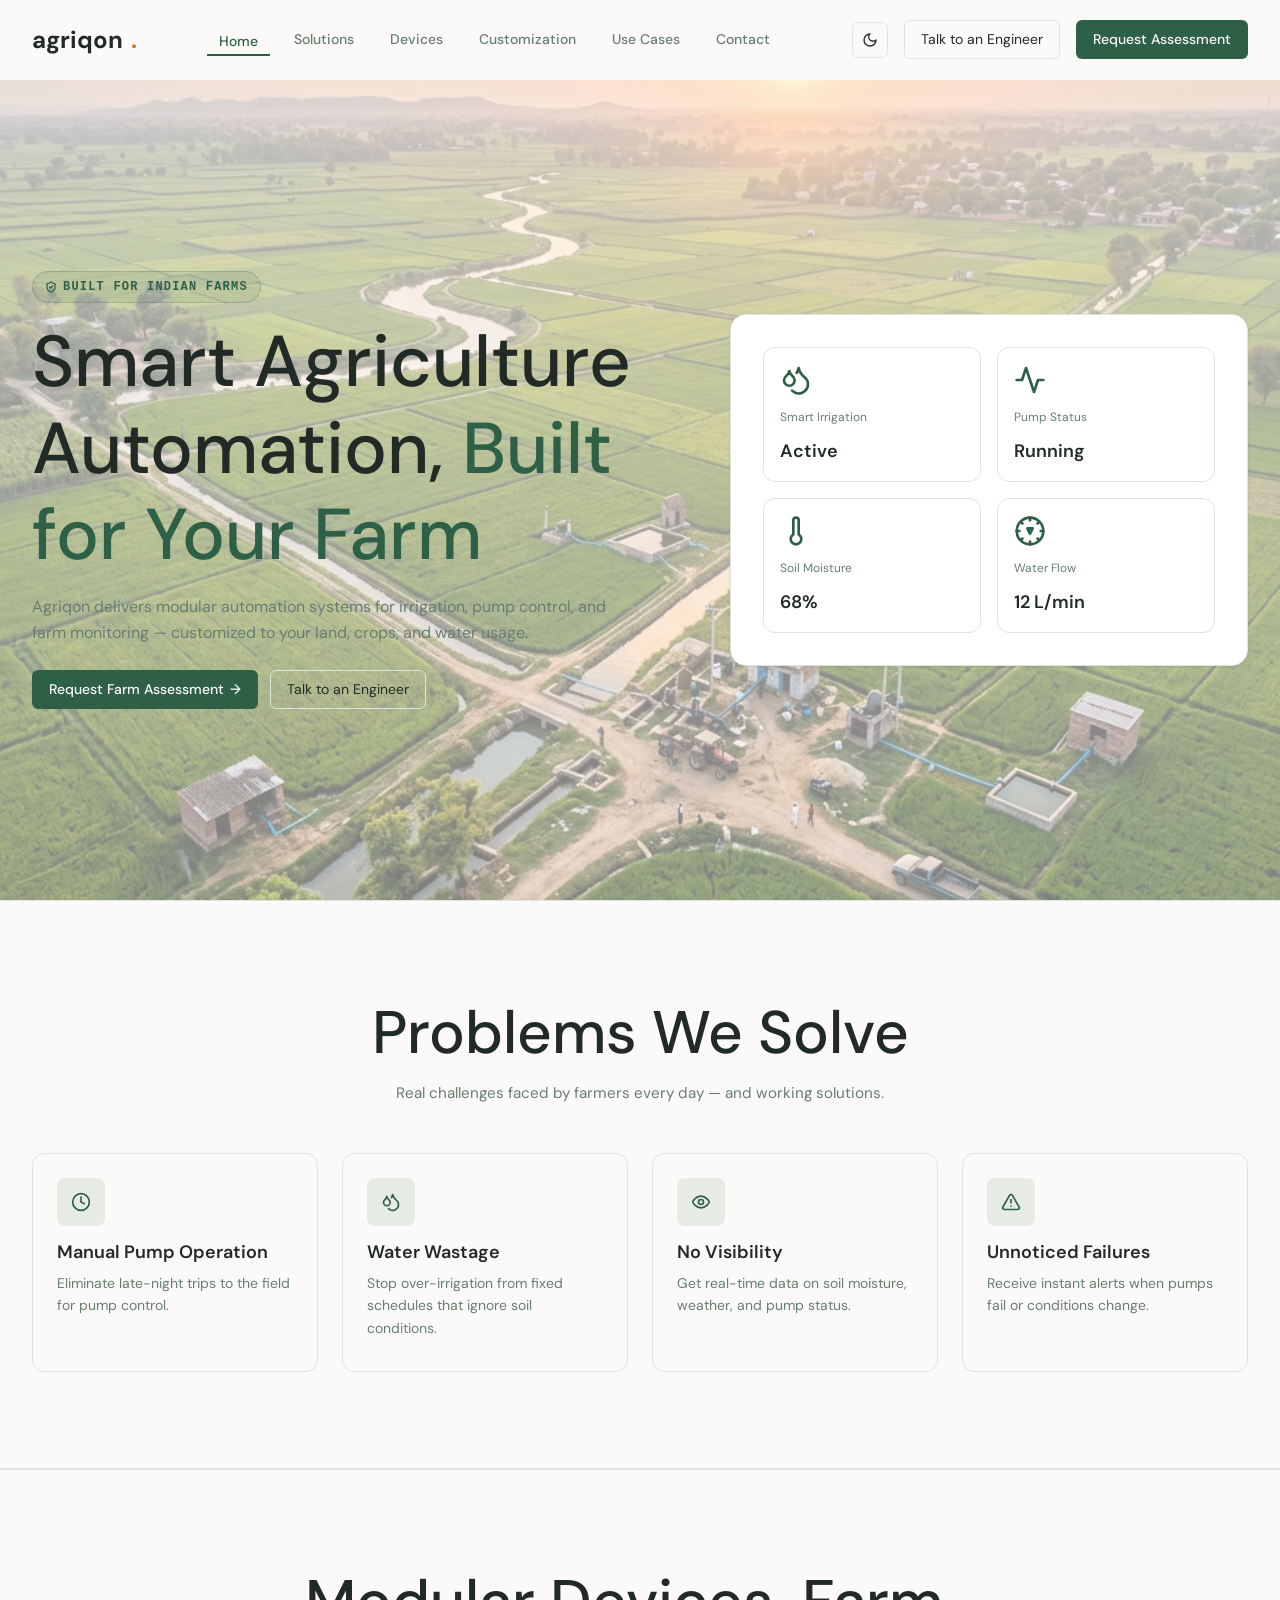
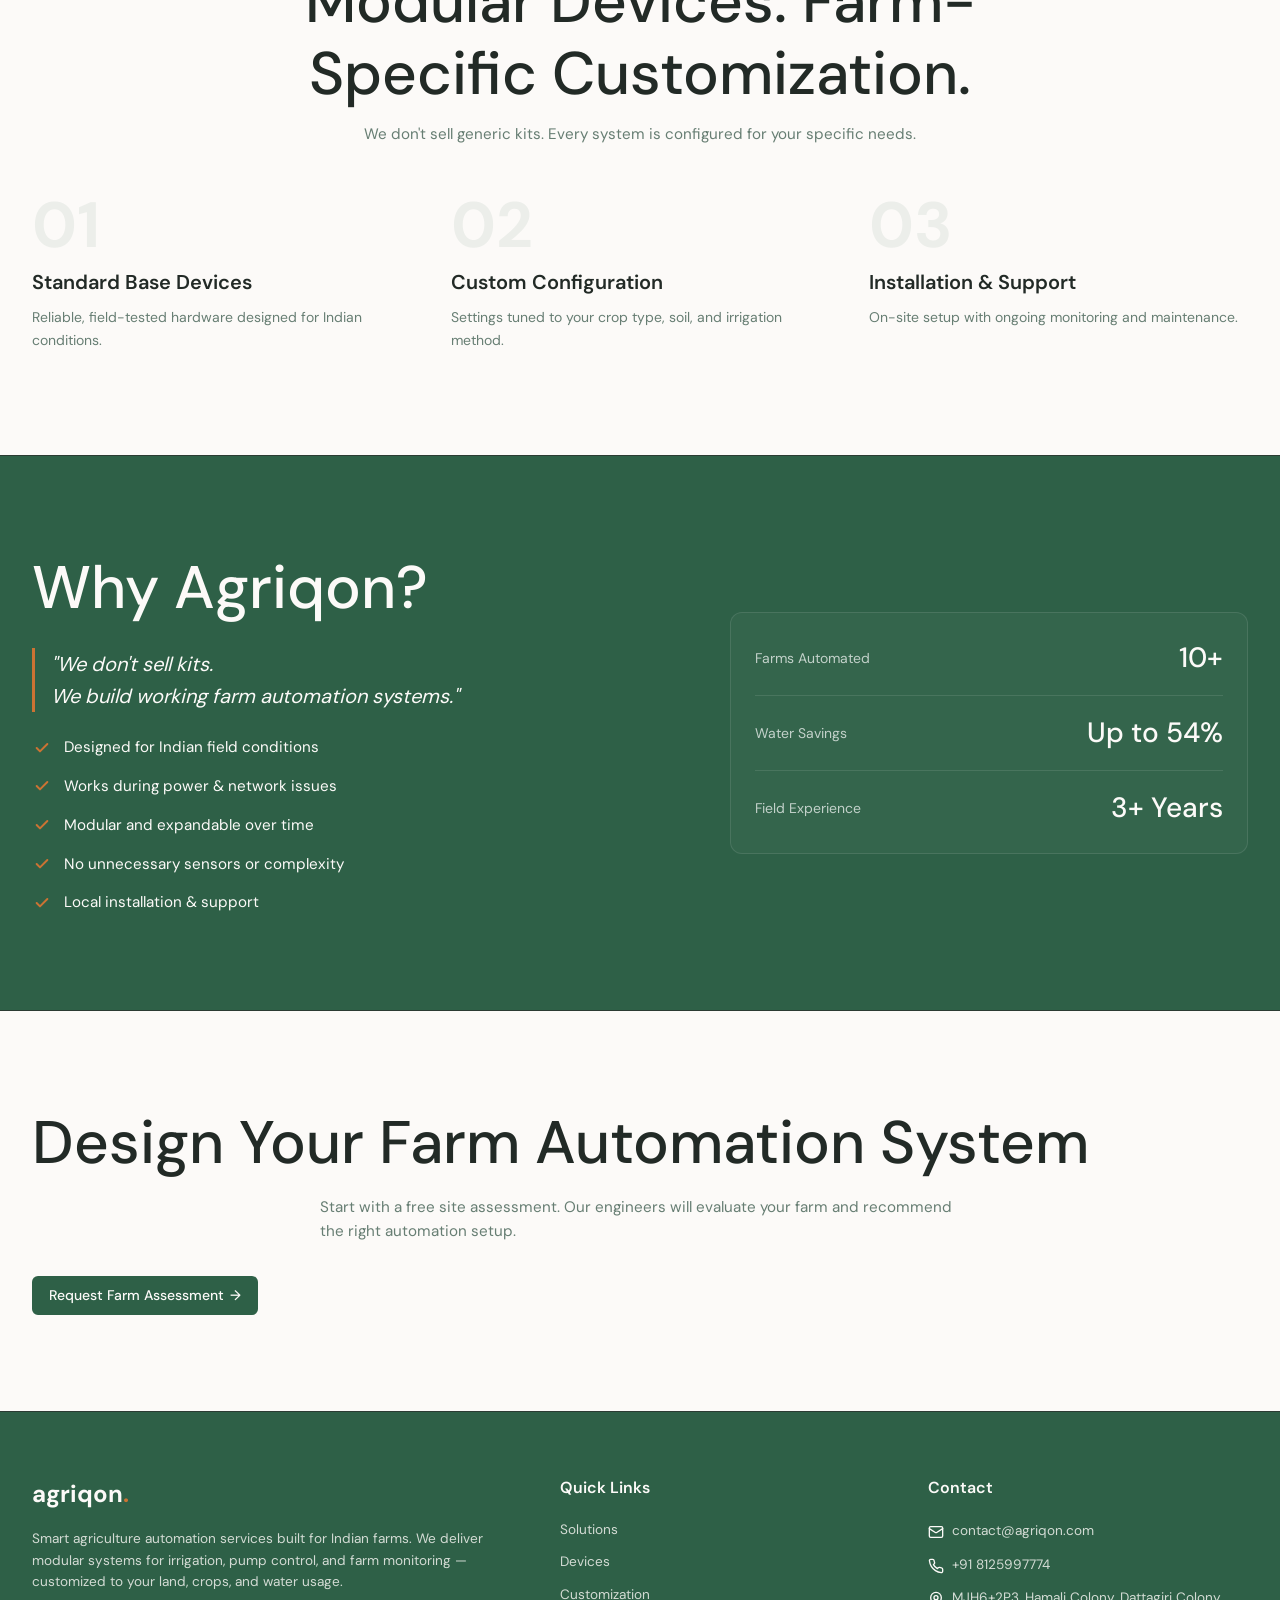
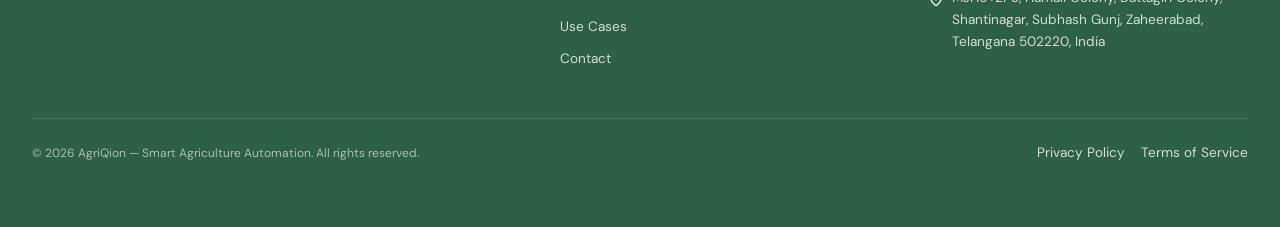
<file: index.html>
<!DOCTYPE html>
<html lang="en">

<head>
  <meta charset="UTF-8">
  <meta name="viewport" content="width=device-width, initial-scale=1.0">
  <title>AgriQion - Smart Agriculture Automation for Indian Farms</title>
  <meta name="description"
    content="AgriQion delivers modular automation systems for irrigation, pump control, and farm monitoring — customized to your land, crops, and water usage.">

  <!-- Semantic SEO Meta Tags -->
  <link rel="canonical" href="https://www.agriqon.com/index.html">

  <!-- Open Graph / Facebook -->
  <meta property="og:type" content="website">
  <meta property="og:url" content="https://www.agriqon.com/index.html">
  <meta property="og:title" content="AgriQion - Smart Agriculture Automation for Indian Farms">
  <meta property="og:description"
    content="AgriQion delivers modular automation systems for irrigation, pump control, and farm monitoring — customized to your land, crops, and water usage.">
  <meta property="og:image" content="https://www.agriqon.com/assets/medium-farm.png">
  <meta property="og:site_name" content="AgriQion">

  <!-- Twitter -->
  <meta name="twitter:card" content="summary_large_image">
  <meta name="twitter:url" content="https://www.agriqon.com/index.html">
  <meta name="twitter:title" content="AgriQion - Smart Agriculture Automation for Indian Farms">
  <meta name="twitter:description"
    content="AgriQion delivers modular automation systems for irrigation, pump control, and farm monitoring — customized to your land, crops, and water usage.">
  <meta name="twitter:image" content="https://www.agriqon.com/assets/medium-farm.png">

  <link rel="stylesheet" href="style.83bb6822.css">
  <link rel="icon" href="favicon.ico" type="image/x-icon">
</head>

<body>

  <!-- Navigation Header -->
  <header class="nav-header" id="header">
    <div class="container nav-container">
      <a href="index.html" class="logo-link">
        agriqon<span class="logo-dot">.</span>
      </a>

      <!-- Desktop Menu -->
      <nav class="nav-menu">
        <a href="index.html" class="nav-link active">Home</a>
        <a href="solutions.html" class="nav-link">Solutions</a>
        <a href="devices.html" class="nav-link">Devices</a>
        <a href="customization.html" class="nav-link">Customization</a>
        <a href="use-cases.html" class="nav-link">Use Cases</a>
        <a href="contact.html" class="nav-link">Contact</a>
      </nav>

      <div class="nav-actions">
        <!-- Theme Toggle Button -->
        <button class="theme-toggle-btn" aria-label="Toggle Theme" id="theme-toggle">
          <svg class="sun-icon" viewBox="0 0 24 24" fill="none" stroke="currentColor" stroke-width="2"
            stroke-linecap="round" stroke-linejoin="round">
            <circle cx="12" cy="12" r="4"></circle>
            <path d="M12 2v2"></path>
            <path d="M12 20v2"></path>
            <path d="m4.93 4.93 1.41 1.41"></path>
            <path d="m17.66 17.66 1.41 1.41"></path>
            <path d="M2 12h2"></path>
            <path d="M20 12h2"></path>
            <path d="m6.34 17.66-1.41 1.41"></path>
            <path d="m19.07 4.93-1.41 1.41"></path>
          </svg>
          <svg class="moon-icon" viewBox="0 0 24 24" fill="none" stroke="currentColor" stroke-width="2"
            stroke-linecap="round" stroke-linejoin="round">
            <path d="M12 3a6 6 0 0 0 9 9 9 9 0 1 1-9-9Z"></path>
          </svg>
        </button>

        <a href="#talk-to-engineer" class="btn-ghost btn-talk-engineer">Talk to an Engineer</a>
        <a href="#assessment" class="btn-primary">Request Assessment</a>

        <!-- Mobile hamburger menu -->
        <button class="mobile-nav-toggle" aria-label="Toggle Mobile Menu">
          <svg xmlns="http://www.w3.org/2000/svg" width="24" height="24" viewBox="0 0 24 24" fill="none"
            stroke="currentColor" stroke-width="2" stroke-linecap="round" stroke-linejoin="round"
            class="lucide lucide-menu">
            <line x1="4" x2="20" y1="12" y2="12"></line>
            <line x1="4" x2="20" y1="6" y2="6"></line>
            <line x1="4" x2="20" y1="18" y2="18"></line>
          </svg>
        </button>
      </div>
    </div>
  </header>

  <!-- Mobile Nav Overlay -->
  <div class="mobile-nav-overlay"></div>

  <!-- Mobile Nav Drawer -->
  <div class="mobile-nav-drawer">
    <div style="display: flex; justify-content: space-between; align-items: center; margin-bottom: 24px;">
      <span style="font-family: 'DM Sans', sans-serif; font-weight: 700; font-size: 1.25rem;">Navigation</span>
      <button class="mobile-nav-toggle" style="background: none; border: none; cursor: pointer; color: inherit;">
        <svg xmlns="http://www.w3.org/2000/svg" width="24" height="24" viewBox="0 0 24 24" fill="none"
          stroke="currentColor" stroke-width="2" stroke-linecap="round" stroke-linejoin="round" class="lucide lucide-x">
          <line x1="18" x2="6" y1="6" y2="18"></line>
          <line x1="6" x2="18" y1="6" y2="18"></line>
        </svg>
      </button>
    </div>
    <div class="mobile-nav-menu">
      <a href="index.html" class="nav-link active">Home</a>
      <a href="solutions.html" class="nav-link">Solutions</a>
      <a href="devices.html" class="nav-link">Devices</a>
      <a href="customization.html" class="nav-link">Customization</a>
      <a href="use-cases.html" class="nav-link">Use Cases</a>
      <a href="contact.html" class="nav-link">Contact</a>
    </div>
    <a href="#talk-to-engineer" class="btn-primary" style="margin-top: auto; text-align: center;">Talk to an
      Engineer</a>
  </div>

  <main class="main-content">

    <!-- Hero Section -->
    <section class="hero-section">
      <div class="container hero-grid">
        <div class="reveal">
          <div class="hero-badge">
            <svg xmlns="http://www.w3.org/2000/svg" width="12" height="12" viewBox="0 0 24 24" fill="none"
              stroke="currentColor" stroke-width="2.5" stroke-linecap="round" stroke-linejoin="round"
              class="lucide lucide-shield-check">
              <path
                d="M20 13c0 5-3.5 7.5-7.66 8.95a1 1 0 0 1-.67-.01C7.5 20.5 4 18 4 13V6a1 1 0 0 1 1-1c2 0 4.5-1.2 6.24-2.72a1.17 1.17 0 0 1 1.52 0C14.51 3.8 17 5 19 5a1 1 0 0 1 1 1z">
              </path>
              <path d="m9 12 2 2 4-4"></path>
            </svg>
            Built for Indian Farms
          </div>
          <h1 class="hero-title">Smart Agriculture Automation, <span class="text-primary">Built for Your Farm</span>
          </h1>
          <p class="hero-description">
            Agriqon delivers modular automation systems for irrigation, pump control, and farm monitoring — customized
            to your land, crops, and water usage.
          </p>
          <div class="hero-actions">
            <a href="contact.html" class="btn-primary">Request Farm Assessment <span
                style="margin-left: 6px;">→</span></a>
            <a href="#talk-to-engineer" class="btn-ghost btn-talk-engineer">Talk to an Engineer</a>
          </div>
        </div>

        <!-- Live Dashboard Card Widget -->
        <div class="reveal reveal-delay-2" style="position: relative;">

          <div
            style="position: relative; background-color: hsl(var(--card)); border-radius: 1rem; border: 1px solid hsl(var(--border)); padding: 32px; z-index: 1; box-shadow: var(--badge-shadow);">
            <div style="display: grid; grid-template-columns: repeat(2, 1fr); gap: 16px;">
              <!-- Card 1: Smart Irrigation -->
              <div class="hero-widget-card">
                <svg xmlns="http://www.w3.org/2000/svg" viewBox="0 0 24 24" fill="none" stroke="currentColor"
                  stroke-width="2" stroke-linecap="round" stroke-linejoin="round" class="hero-widget-icon">
                  <path
                    d="M7 16.3c2.2 0 4-1.83 4-4.05 0-1.16-.57-2.26-1.71-3.19S7.29 6.75 7 5.3c-.29 1.45-1.14 2.84-2.29 3.76S3 11.1 3 12.25c0 2.22 1.8 4.05 4 4.05z">
                  </path>
                  <path
                    d="M12.56 6.6A10.97 10.97 0 0 0 14 3.02c.5 2.5 2 4.9 4 6.5s3 3.5 3 5.5a6.98 6.98 0 0 1-11.91 4.97">
                  </path>
                </svg>
                <span class="hero-widget-label">Smart Irrigation</span>
                <span class="hero-widget-value">Active</span>
              </div>
              <!-- Card 2: Pump Status -->
              <div class="hero-widget-card">
                <svg xmlns="http://www.w3.org/2000/svg" viewBox="0 0 24 24" fill="none" stroke="currentColor"
                  stroke-width="2" stroke-linecap="round" stroke-linejoin="round" class="hero-widget-icon">
                  <path d="M22 12h-4l-3 9L9 3l-3 9H2"></path>
                </svg>
                <span class="hero-widget-label">Pump Status</span>
                <span class="hero-widget-value">Running</span>
              </div>
              <!-- Card 3: Soil Moisture -->
              <div class="hero-widget-card">
                <svg xmlns="http://www.w3.org/2000/svg" viewBox="0 0 24 24" fill="none" stroke="currentColor"
                  stroke-width="2" stroke-linecap="round" stroke-linejoin="round" class="hero-widget-icon">
                  <path d="M14 4v10.54a4 4 0 1 1-4 0V4a2 2 0 0 1 4 0Z"></path>
                </svg>
                <span class="hero-widget-label">Soil Moisture</span>
                <span class="hero-widget-value">68%</span>
              </div>
              <!-- Card 4: Water Flow -->
              <div class="hero-widget-card">
                <svg xmlns="http://www.w3.org/2000/svg" viewBox="0 0 24 24" fill="none" stroke="currentColor"
                  stroke-width="2" stroke-linecap="round" stroke-linejoin="round" class="hero-widget-icon">
                  <circle cx="12" cy="12" r="10"></circle>
                  <path d="m12 14-2-4h4Z"></path>
                  <path d="M12 2v2"></path>
                  <path d="M12 20v2"></path>
                  <path d="M4.93 4.93l1.41 1.41"></path>
                  <path d="M17.66 17.66l1.41 1.41"></path>
                  <path d="M2 12h2"></path>
                  <path d="M20 12h2"></path>
                  <path d="M6.34 17.66l-1.41 1.41"></path>
                  <path d="M19.07 4.93l-1.41 1.41"></path>
                </svg>
                <span class="hero-widget-label">Water Flow</span>
                <span class="hero-widget-value">12 L/min</span>
              </div>
            </div>
          </div>
        </div>
      </div>
    </section>

    <!-- Problems We Solve -->
    <section class="section-padding"
      style="background-color: hsl(var(--background)); border-top: 1px solid hsl(var(--border)); border-bottom: 1px solid hsl(var(--border));">
      <div class="container">
        <div class="section-header reveal">
          <h2 class="section-title">Problems We Solve</h2>
          <p class="section-description">Real challenges faced by farmers every day — and working solutions.</p>
        </div>

        <div class="grid-4">
          <!-- Problem 1 -->
          <div class="feature-card reveal reveal-delay-1">
            <div class="feature-icon-wrapper">
              <svg xmlns="http://www.w3.org/2000/svg" width="20" height="20" viewBox="0 0 24 24" fill="none"
                stroke="currentColor" stroke-width="2" stroke-linecap="round" stroke-linejoin="round"
                class="lucide lucide-clock">
                <circle cx="12" cy="12" r="10"></circle>
                <polyline points="12 6 12 12 16 14"></polyline>
              </svg>
            </div>
            <h3 class="feature-title">Manual Pump Operation</h3>
            <p class="feature-desc">Eliminate late-night trips to the field for pump control.</p>
          </div>

          <!-- Problem 2 -->
          <div class="feature-card reveal reveal-delay-2">
            <div class="feature-icon-wrapper">
              <svg xmlns="http://www.w3.org/2000/svg" width="20" height="20" viewBox="0 0 24 24" fill="none"
                stroke="currentColor" stroke-width="2" stroke-linecap="round" stroke-linejoin="round"
                class="lucide lucide-droplets">
                <path
                  d="M7 16.3c2.2 0 4-1.83 4-4.05 0-1.16-.57-2.26-1.71-3.19S7.29 6.75 7 5.3c-.29 1.45-1.14 2.84-2.29 3.76S3 11.1 3 12.25c0 2.22 1.8 4.05 4 4.05z">
                </path>
                <path
                  d="M12.56 6.6A10.97 10.97 0 0 0 14 3.02c.5 2.5 2 4.9 4 6.5s3 3.5 3 5.5a6.98 6.98 0 0 1-11.91 4.97">
                </path>
              </svg>
            </div>
            <h3 class="feature-title">Water Wastage</h3>
            <p class="feature-desc">Stop over-irrigation from fixed schedules that ignore soil conditions.</p>
          </div>

          <!-- Problem 3 -->
          <div class="feature-card reveal reveal-delay-3">
            <div class="feature-icon-wrapper">
              <svg xmlns="http://www.w3.org/2000/svg" width="20" height="20" viewBox="0 0 24 24" fill="none"
                stroke="currentColor" stroke-width="2" stroke-linecap="round" stroke-linejoin="round"
                class="lucide lucide-eye">
                <path d="M2 12s3-7 10-7 10 7 10 7-3 7-10 7-10-7-10-7Z"></path>
                <circle cx="12" cy="12" r="3"></circle>
              </svg>
            </div>
            <h3 class="feature-title">No Visibility</h3>
            <p class="feature-desc">Get real-time data on soil moisture, weather, and pump status.</p>
          </div>

          <!-- Problem 4 -->
          <div class="feature-card reveal reveal-delay-4">
            <div class="feature-icon-wrapper">
              <svg xmlns="http://www.w3.org/2000/svg" width="20" height="20" viewBox="0 0 24 24" fill="none"
                stroke="currentColor" stroke-width="2" stroke-linecap="round" stroke-linejoin="round"
                class="lucide lucide-alert-triangle">
                <path d="m21.73 18-8-14a2 2 0 0 0-3.48 0l-8 14A2 2 0 0 0 4 21h16a2 2 0 0 0 1.73-3Z"></path>
                <line x1="12" y1="9" x2="12" y2="13"></line>
                <line x1="12" y1="17" x2="12.01" y2="17"></line>
              </svg>
            </div>
            <h3 class="feature-title">Unnoticed Failures</h3>
            <p class="feature-desc">Receive instant alerts when pumps fail or conditions change.</p>
          </div>
        </div>
      </div>
    </section>

    <!-- Assessment Form Section -->
    <!-- Modular Devices Section -->
    <section class="modular-section">
      <div class="container">
        <div class="section-header reveal">
          <h2 class="section-title">Modular Devices. Farm-Specific Customization.</h2>
          <p class="section-description">We don't sell generic kits. Every system is configured for your specific needs.
          </p>
        </div>

        <div class="modular-grid">
          <div class="modular-card reveal reveal-delay-1">
            <span class="modular-num">01</span>
            <h3 class="modular-title">Standard Base Devices</h3>
            <p class="modular-desc">Reliable, field-tested hardware designed for Indian conditions.</p>
          </div>
          <div class="modular-card reveal reveal-delay-2">
            <span class="modular-num">02</span>
            <h3 class="modular-title">Custom Configuration</h3>
            <p class="modular-desc">Settings tuned to your crop type, soil, and irrigation method.</p>
          </div>
          <div class="modular-card reveal reveal-delay-3">
            <span class="modular-num">03</span>
            <h3 class="modular-title">Installation & Support</h3>
            <p class="modular-desc">On-site setup with ongoing monitoring and maintenance.</p>
          </div>
        </div>
      </div>
    </section>

    <!-- Why Agriqon? -->
    <section class="why-section">
      <div class="container why-grid">
        <div class="reveal">
          <h2 class="section-title" style="color: hsl(var(--primary-foreground)); margin-bottom: 24px;">Why Agriqon?
          </h2>
          <div class="why-quote">
            "We don't sell kits.<br>We build working farm automation systems."
          </div>
          <ul class="why-bullets">
            <li class="why-bullet-item">
              <span class="why-bullet-icon">
                <svg xmlns="http://www.w3.org/2000/svg" width="16" height="16" viewBox="0 0 24 24" fill="none"
                  stroke="currentColor" stroke-width="3" stroke-linecap="round" stroke-linejoin="round"
                  class="lucide lucide-check">
                  <polyline points="20 6 9 17 4 12"></polyline>
                </svg>
              </span>
              <span>Designed for Indian field conditions</span>
            </li>
            <li class="why-bullet-item">
              <span class="why-bullet-icon">
                <svg xmlns="http://www.w3.org/2000/svg" width="16" height="16" viewBox="0 0 24 24" fill="none"
                  stroke="currentColor" stroke-width="3" stroke-linecap="round" stroke-linejoin="round"
                  class="lucide lucide-check">
                  <polyline points="20 6 9 17 4 12"></polyline>
                </svg>
              </span>
              <span>Works during power & network issues</span>
            </li>
            <li class="why-bullet-item">
              <span class="why-bullet-icon">
                <svg xmlns="http://www.w3.org/2000/svg" width="16" height="16" viewBox="0 0 24 24" fill="none"
                  stroke="currentColor" stroke-width="3" stroke-linecap="round" stroke-linejoin="round"
                  class="lucide lucide-check">
                  <polyline points="20 6 9 17 4 12"></polyline>
                </svg>
              </span>
              <span>Modular and expandable over time</span>
            </li>
            <li class="why-bullet-item">
              <span class="why-bullet-icon">
                <svg xmlns="http://www.w3.org/2000/svg" width="16" height="16" viewBox="0 0 24 24" fill="none"
                  stroke="currentColor" stroke-width="3" stroke-linecap="round" stroke-linejoin="round"
                  class="lucide lucide-check">
                  <polyline points="20 6 9 17 4 12"></polyline>
                </svg>
              </span>
              <span>No unnecessary sensors or complexity</span>
            </li>
            <li class="why-bullet-item">
              <span class="why-bullet-icon">
                <svg xmlns="http://www.w3.org/2000/svg" width="16" height="16" viewBox="0 0 24 24" fill="none"
                  stroke="currentColor" stroke-width="3" stroke-linecap="round" stroke-linejoin="round"
                  class="lucide lucide-check">
                  <polyline points="20 6 9 17 4 12"></polyline>
                </svg>
              </span>
              <span>Local installation & support</span>
            </li>
          </ul>
        </div>

        <div class="reveal reveal-delay-2">
          <div class="stats-card">
            <div class="stats-row">
              <span class="stats-label">Farms Automated</span>
              <span class="stats-value">10+</span>
            </div>
            <div class="stats-row">
              <span class="stats-label">Water Savings</span>
              <span class="stats-value">Up to 54%</span>
            </div>
            <div class="stats-row">
              <span class="stats-label">Field Experience</span>
              <span class="stats-value">3+ Years</span>
            </div>
          </div>
        </div>
      </div>
    </section>

    <!-- Design Your Farm Automation System CTA -->
    <section class="section-padding" style="background-color: hsl(var(--background));">
      <div class="container text-center reveal">
        <h2 class="section-title" style="margin-bottom: 16px;">Design Your Farm Automation System</h2>
        <p class="section-description"
          style="max-width: 640px; margin-left: auto; margin-right: auto; margin-bottom: 32px;">
          Start with a free site assessment. Our engineers will evaluate your farm and recommend the right automation
          setup.
        </p>
        <a href="contact.html" class="btn-primary">Request Farm Assessment <span style="margin-left: 6px;">→</span></a>
      </div>
    </section>

  </main>

  <!-- Footer -->
  <footer class="site-footer">
    <div class="container">
      <div class="footer-grid reveal">
        <!-- Brand -->
        <div class="footer-brand">
          <a href="index.html" class="footer-logo">
            agriqon<span style="color: hsl(var(--accent));">.</span>
          </a>
          <p class="footer-desc">
            Smart agriculture automation services built for Indian farms. We deliver modular systems for irrigation,
            pump control, and farm monitoring — customized to your land, crops, and water usage.
          </p>
        </div>

        <!-- Links -->
        <div class="footer-nav">
          <span class="footer-title">Quick Links</span>
          <a href="solutions.html" class="footer-link">Solutions</a>
          <a href="devices.html" class="footer-link">Devices</a>
          <a href="customization.html" class="footer-link">Customization</a>
          <a href="use-cases.html" class="footer-link">Use Cases</a>
          <a href="contact.html" class="footer-link">Contact</a>
        </div>

        <!-- Contact info -->
        <div class="footer-contact">
          <span class="footer-title">Contact</span>
          <div class="footer-contact-item">
            <svg class="footer-contact-icon" xmlns="http://www.w3.org/2000/svg" width="16" height="16"
              viewBox="0 0 24 24" fill="none" stroke="currentColor" stroke-width="2" stroke-linecap="round"
              stroke-linejoin="round">
              <rect width="20" height="16" x="2" y="4" rx="2"></rect>
              <path d="m22 7-8.97 5.7a1.94 1.94 0 0 1-2.06 0L2 7"></path>
            </svg>
            <a href="mailto:contact@agriqon.com" class="footer-link">contact@agriqon.com</a>
          </div>
          <div class="footer-contact-item">
            <svg class="footer-contact-icon" xmlns="http://www.w3.org/2000/svg" width="16" height="16"
              viewBox="0 0 24 24" fill="none" stroke="currentColor" stroke-width="2" stroke-linecap="round"
              stroke-linejoin="round">
              <path
                d="M22 16.92v3a2 2 0 0 1-2.18 2 19.79 19.79 0 0 1-8.63-3.07 19.5 19.5 0 0 1-6-6 19.79 19.79 0 0 1-3.07-8.67A2 2 0 0 1 4.11 2h3a2 2 0 0 1 2 1.72 12.84 12.84 0 0 0 .7 2.81 2 2 0 0 1-.45 2.11L8.09 9.91a16 16 0 0 0 6 6l1.27-1.27a2 2 0 0 1 2.11-.45 12.84 12.84 0 0 0 2.81.7A2 2 0 0 1 22 16.92z">
              </path>
            </svg>
            <span>+91 8125997774</span>
          </div>
          <div class="footer-contact-item">
            <svg class="footer-contact-icon" xmlns="http://www.w3.org/2000/svg" width="16" height="16"
              viewBox="0 0 24 24" fill="none" stroke="currentColor" stroke-width="2" stroke-linecap="round"
              stroke-linejoin="round">
              <path d="M20 10c0 6-8 12-8 12s-8-6-8-12a8 8 0 0 1 16 0Z"></path>
              <circle cx="12" cy="10" r="3"></circle>
            </svg>
            <a href="https://www.google.com/maps/search/?api=1&query=MJH6%2B2P3%2C+Hamali+Colony%2C+Zaheerabad%2C+Telangana+502220%2C+India"
              target="_blank" rel="noopener noreferrer" class="footer-link">MJH6+2P3, Hamali Colony, Dattagiri Colony,
              Shantinagar, Subhash Gunj, Zaheerabad, Telangana 502220, India</a>
          </div>
        </div>
      </div>

      <div class="footer-bottom">
        <span>&copy; 2026 AgriQion — Smart Agriculture Automation. All rights reserved.</span>
        <div class="footer-bottom-links">
          <a href="privacy.html" class="footer-link">Privacy Policy</a>
          <a href="terms.html" class="footer-link">Terms of Service</a>
        </div>
      </div>
    </div>
  </footer>

  <script src="script.19772925.js"></script>
</body>

</html>
</file>
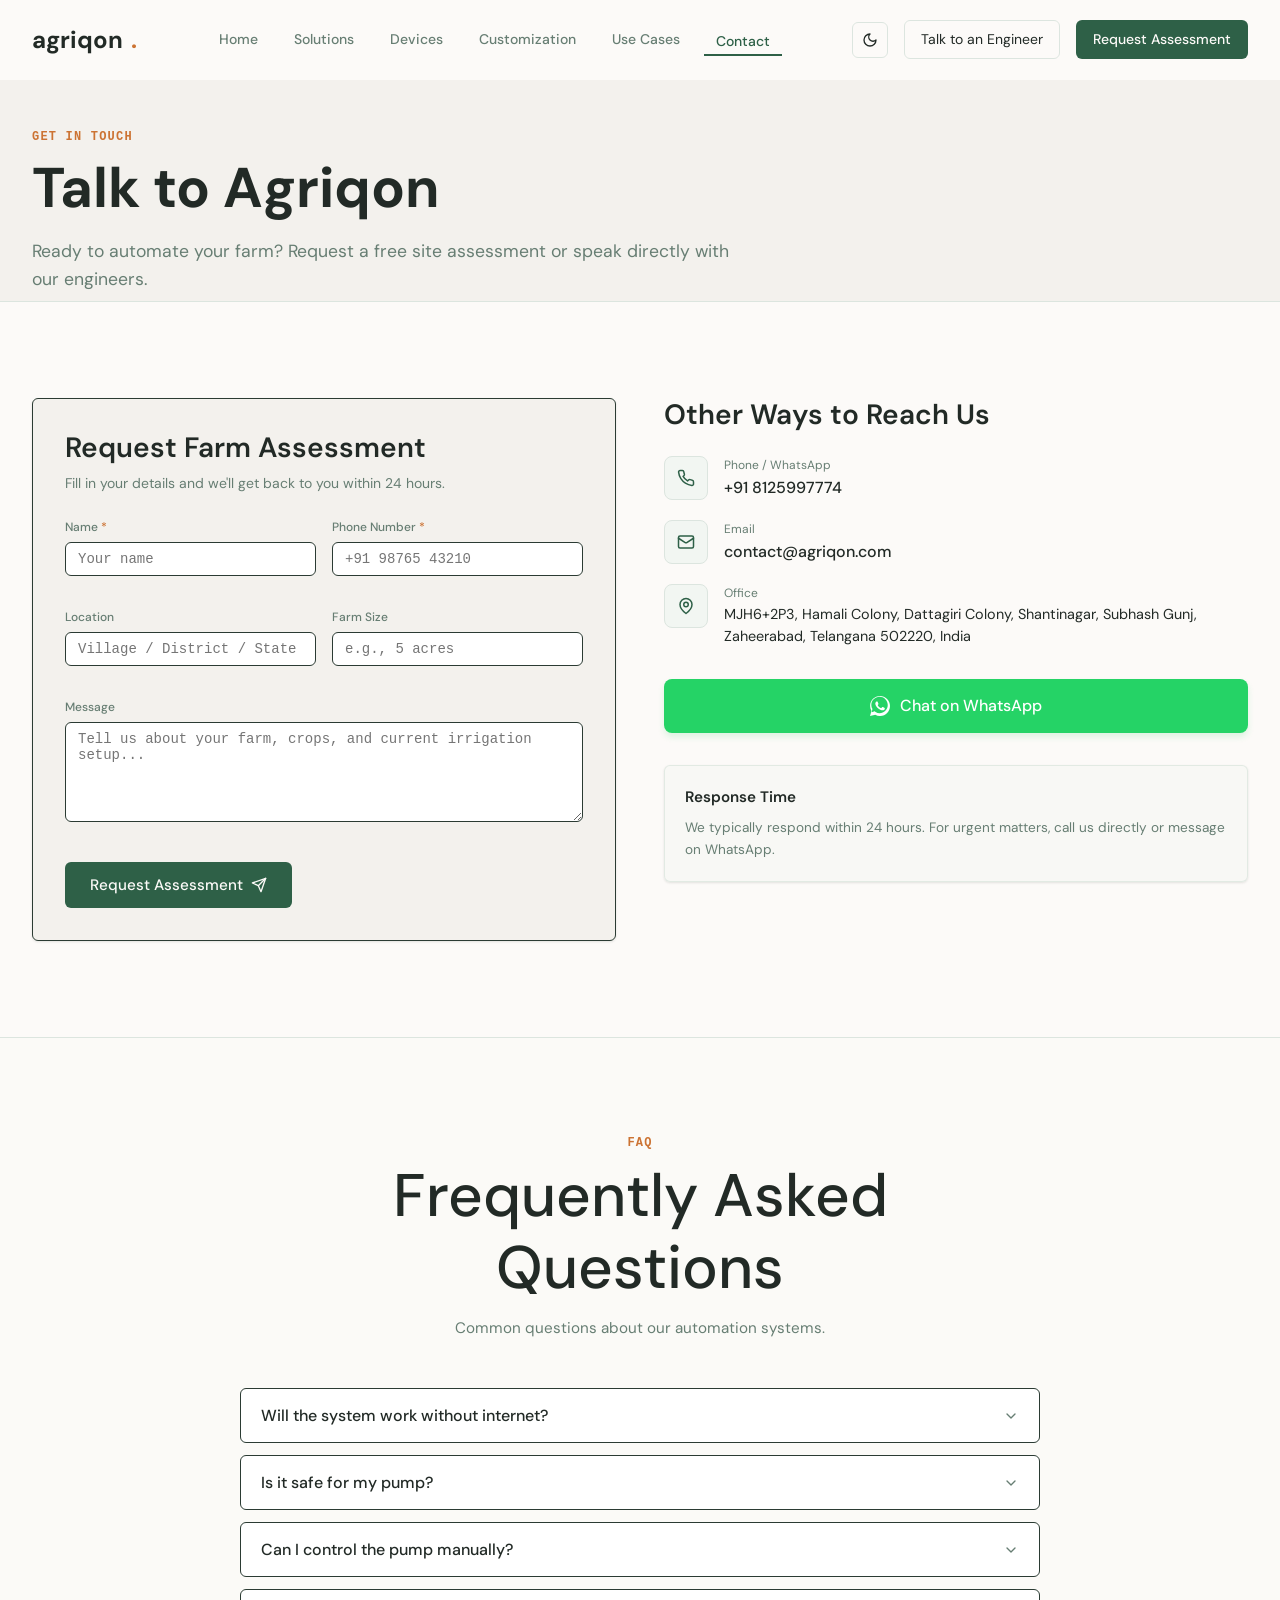
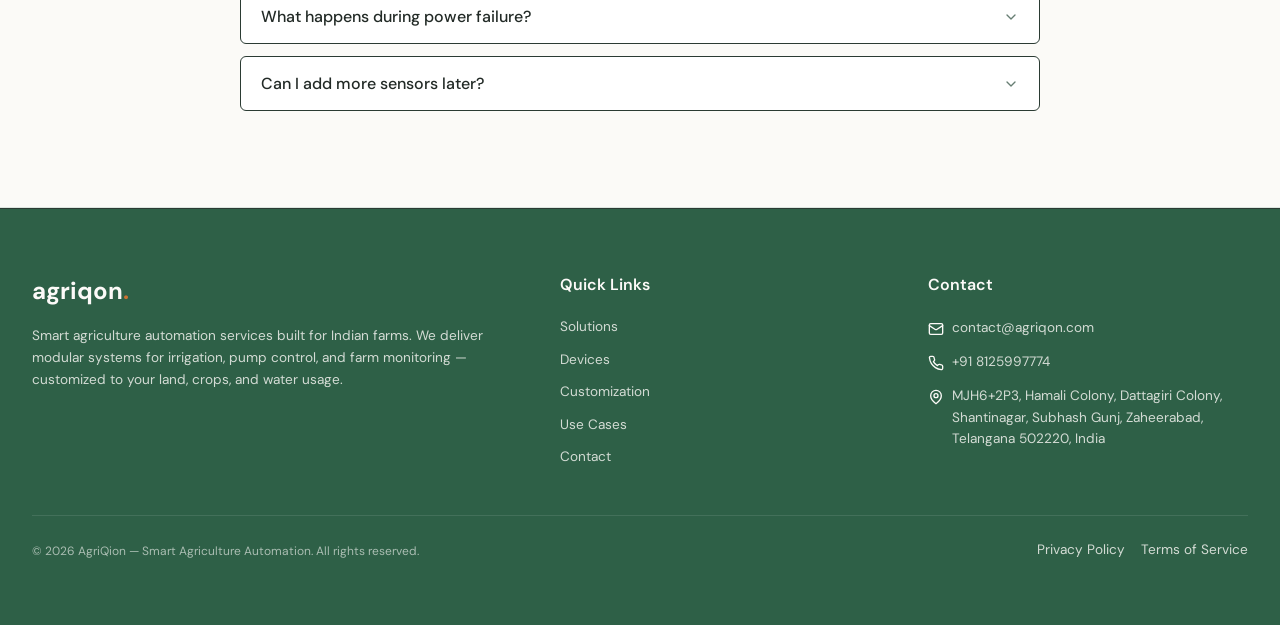
<file: contact.html>
<!DOCTYPE html>
<html lang="en">
<head>
  <meta charset="UTF-8">
  <meta name="viewport" content="width=device-width, initial-scale=1.0">
  <title>Contact - AgriQion Smart Agriculture Automation</title>
  <meta name="description" content="Talk to AgriQion. Request a free site assessment, email us, or chat with our agricultural engineers directly on WhatsApp.">
  
  <!-- Semantic SEO Meta Tags -->
  <link rel="canonical" href="https://www.agriqon.com/contact.html">
  
  <!-- Open Graph / Facebook -->
  <meta property="og:type" content="website">
  <meta property="og:url" content="https://www.agriqon.com/contact.html">
  <meta property="og:title" content="Contact - AgriQion Smart Agriculture Automation">
  <meta property="og:description" content="Talk to AgriQion. Request a free site assessment, email us, or chat with our agricultural engineers directly on WhatsApp.">
  <meta property="og:image" content="https://www.agriqon.com/assets/medium-farm.png">
  <meta property="og:site_name" content="AgriQion">

  <!-- Twitter -->
  <meta name="twitter:card" content="summary_large_image">
  <meta name="twitter:url" content="https://www.agriqon.com/contact.html">
  <meta name="twitter:title" content="Contact - AgriQion Smart Agriculture Automation">
  <meta name="twitter:description" content="Talk to AgriQion. Request a free site assessment, email us, or chat with our agricultural engineers directly on WhatsApp.">
  <meta name="twitter:image" content="https://www.agriqon.com/assets/medium-farm.png">

  <link rel="stylesheet" href="style.83bb6822.css">
  <link rel="icon" href="favicon.ico" type="image/x-icon">
</head>
<body>

  <!-- Navigation Header -->
  <header class="nav-header scrolled" id="header">
    <div class="container nav-container">
      <a href="index.html" class="logo-link">
        agriqon<span class="logo-dot">.</span>
      </a>
      
      <!-- Desktop Menu -->
      <nav class="nav-menu">
        <a href="index.html" class="nav-link">Home</a>
        <a href="solutions.html" class="nav-link">Solutions</a>
        <a href="devices.html" class="nav-link">Devices</a>
        <a href="customization.html" class="nav-link">Customization</a>
        <a href="use-cases.html" class="nav-link">Use Cases</a>
        <a href="contact.html" class="nav-link active">Contact</a>
      </nav>

      <div class="nav-actions">
        <!-- Theme Toggle Button -->
        <button class="theme-toggle-btn" aria-label="Toggle Theme" id="theme-toggle">
          <svg class="sun-icon" viewBox="0 0 24 24" fill="none" stroke="currentColor" stroke-width="2" stroke-linecap="round" stroke-linejoin="round">
            <circle cx="12" cy="12" r="4"></circle>
            <path d="M12 2v2"></path>
            <path d="M12 20v2"></path>
            <path d="m4.93 4.93 1.41 1.41"></path>
            <path d="m17.66 17.66 1.41 1.41"></path>
            <path d="M2 12h2"></path>
            <path d="M20 12h2"></path>
            <path d="m6.34 17.66-1.41 1.41"></path>
            <path d="m19.07 4.93-1.41 1.41"></path>
          </svg>
          <svg class="moon-icon" viewBox="0 0 24 24" fill="none" stroke="currentColor" stroke-width="2" stroke-linecap="round" stroke-linejoin="round">
            <path d="M12 3a6 6 0 0 0 9 9 9 9 0 1 1-9-9Z"></path>
          </svg>
        </button>

        <a href="#talk-to-engineer" class="btn-ghost btn-talk-engineer">Talk to an Engineer</a>
        <a href="#form-name" class="btn-primary">Request Assessment</a>
        
        <!-- Mobile hamburger menu -->
        <button class="mobile-nav-toggle" aria-label="Toggle Mobile Menu">
          <svg xmlns="http://www.w3.org/2000/svg" width="24" height="24" viewBox="0 0 24 24" fill="none" stroke="currentColor" stroke-width="2" stroke-linecap="round" stroke-linejoin="round" class="lucide lucide-menu"><line x1="4" x2="20" y1="12" y2="12"></line><line x1="4" x2="20" y1="6" y2="6"></line><line x1="4" x2="20" y1="18" y2="18"></line></svg>
        </button>
      </div>
    </div>
  </header>

  <!-- Mobile Nav Overlay -->
  <div class="mobile-nav-overlay"></div>

  <!-- Mobile Nav Drawer -->
  <div class="mobile-nav-drawer">
    <div style="display: flex; justify-content: space-between; align-items: center; margin-bottom: 24px;">
      <span style="font-family: 'DM Sans', sans-serif; font-weight: 700; font-size: 1.25rem;">Navigation</span>
      <button class="mobile-nav-toggle" style="background: none; border: none; cursor: pointer; color: inherit;">
        <svg xmlns="http://www.w3.org/2000/svg" width="24" height="24" viewBox="0 0 24 24" fill="none" stroke="currentColor" stroke-width="2" stroke-linecap="round" stroke-linejoin="round" class="lucide lucide-x"><line x1="18" x2="6" y1="6" y2="18"></line><line x1="6" x2="18" y1="6" y2="18"></line></svg>
      </button>
    </div>
    <div class="mobile-nav-menu">
      <a href="index.html" class="nav-link">Home</a>
      <a href="solutions.html" class="nav-link">Solutions</a>
      <a href="devices.html" class="nav-link">Devices</a>
      <a href="customization.html" class="nav-link">Customization</a>
      <a href="use-cases.html" class="nav-link">Use Cases</a>
      <a href="contact.html" class="nav-link active">Contact</a>
    </div>
    <a href="#talk-to-engineer" class="btn-primary" style="margin-top: auto; text-align: center;">Talk to an Engineer</a>
  </div>

  <!-- Main Content -->
  <main class="main-content">
    
    <!-- Intro Section -->
    <section class="detail-intro-section" style="padding-bottom: 0;">
      <div class="container reveal">
        <span class="section-subtitle">Get in Touch</span>
        <h1 style="font-size: 3.5rem; font-weight: 700; margin-bottom: 16px;">Talk to Agriqon</h1>
        <p style="color: hsl(var(--muted-foreground)); font-size: 1.1rem; max-width: 720px; line-height: 1.6;">
          Ready to automate your farm? Request a free site assessment or speak directly with our engineers.
        </p>
      </div>
    </section>

    <!-- Contact Grid Section -->
    <section class="section-padding">
      <div class="container">
        <div class="grid-2" style="align-items: start; gap: 48px;">
          
          <!-- Left Column: Request Farm Assessment form -->
          <div class="card contact-card reveal" style="padding: 32px;">
            <h3 style="font-size: 1.75rem; font-weight: 600; margin-bottom: 8px;">Request Farm Assessment</h3>
            <p style="color: hsl(var(--muted-foreground)); margin-bottom: 24px; font-size: 0.875rem;">Fill in your details and we'll get back to you within 24 hours.</p>
            
            <form style="display: flex; flex-direction: column; gap: 16px;">
              <div class="form-row">
                <div class="form-group">
                  <label for="form-name">Name <span style="color: hsl(var(--accent));">*</span></label>
                  <input type="text" id="form-name" class="input" placeholder="Your name" required>
                </div>
                <div class="form-group">
                  <label for="form-phone">Phone Number <span style="color: hsl(var(--accent));">*</span></label>
                  <input type="tel" id="form-phone" class="input" placeholder="+91 98765 43210" pattern="^[0-9\+\-\s]{10,15}$" required>
                </div>
              </div>
              <div class="form-row">
                <div class="form-group">
                  <label for="form-location">Location</label>
                  <input type="text" id="form-location" class="input" placeholder="Village / District / State">
                </div>
                <div class="form-group">
                  <label for="form-size">Farm Size</label>
                  <input type="text" id="form-size" class="input" placeholder="e.g., 5 acres">
                </div>
              </div>
              <div class="form-group">
                <label for="form-message">Message</label>
                <textarea id="form-message" class="input" style="min-height: 100px; resize: vertical;" placeholder="Tell us about your farm, crops, and current irrigation setup..."></textarea>
              </div>
              <button type="submit" class="btn-primary" style="width: fit-content; padding: 12px 24px; font-size: 0.95rem; align-self: flex-start; display: inline-flex; align-items: center; gap: 8px; margin-top: 8px;">
                Request Assessment 
                <svg xmlns="http://www.w3.org/2000/svg" width="16" height="16" viewBox="0 0 24 24" fill="none" stroke="currentColor" stroke-width="2" stroke-linecap="round" stroke-linejoin="round" class="lucide lucide-send"><line x1="22" x2="11" y1="2" y2="13"></line><polygon points="22 2 15 22 11 13 2 9 22 2"></polygon></svg>
              </button>
            </form>
          </div>

          <!-- Right Column: Other Ways to Reach Us -->
          <div class="reveal reveal-delay-1" style="display: flex; flex-direction: column; gap: 32px;">
            <div>
              <h3 style="font-size: 1.75rem; font-weight: 600; margin-bottom: 24px;">Other Ways to Reach Us</h3>
              
              <div class="contact-info-list" style="display: flex; flex-direction: column; gap: 20px;">
                
                <!-- Phone -->
                <div class="contact-info-item" style="display: flex; gap: 16px; align-items: flex-start;">
                  <div class="contact-icon-wrapper" style="background-color: hsl(var(--secondary) / 0.6); color: hsl(var(--primary)); padding: 12px; border-radius: 8px; display: flex; align-items: center; justify-content: center; border: 1px solid hsl(var(--border)); width: 44px; height: 44px; flex-shrink: 0;">
                    <svg xmlns="http://www.w3.org/2000/svg" width="20" height="20" viewBox="0 0 24 24" fill="none" stroke="currentColor" stroke-width="2" stroke-linecap="round" stroke-linejoin="round"><path d="M22 16.92v3a2 2 0 0 1-2.18 2 19.79 19.79 0 0 1-8.63-3.07 19.5 19.5 0 0 1-6-6 19.79 19.79 0 0 1-3.07-8.67A2 2 0 0 1 4.11 2h3a2 2 0 0 1 2 1.72 12.84 12.84 0 0 0 .7 2.81 2 2 0 0 1-.45 2.11L8.09 9.91a16 16 0 0 0 6 6l1.27-1.27a2 2 0 0 1 2.11-.45 12.84 12.84 0 0 0 2.81.7A2 2 0 0 1 22 16.92z"></path></svg>
                  </div>
                  <div>
                    <span style="font-size: 0.75rem; color: hsl(var(--muted-foreground)); display: block; margin-bottom: 2px;">Phone / WhatsApp</span>
                    <a href="tel:+918125997774" style="font-size: 1rem; color: hsl(var(--foreground)); font-weight: 500; text-decoration: none; transition: color 0.2s;">+91 8125997774</a>
                  </div>
                </div>

                <!-- Email -->
                <div class="contact-info-item" style="display: flex; gap: 16px; align-items: flex-start;">
                  <div class="contact-icon-wrapper" style="background-color: hsl(var(--secondary) / 0.6); color: hsl(var(--primary)); padding: 12px; border-radius: 8px; display: flex; align-items: center; justify-content: center; border: 1px solid hsl(var(--border)); width: 44px; height: 44px; flex-shrink: 0;">
                    <svg xmlns="http://www.w3.org/2000/svg" width="20" height="20" viewBox="0 0 24 24" fill="none" stroke="currentColor" stroke-width="2" stroke-linecap="round" stroke-linejoin="round"><rect width="20" height="16" x="2" y="4" rx="2"></rect><path d="m22 7-8.97 5.7a1.94 1.94 0 0 1-2.06 0L2 7"></path></svg>
                  </div>
                  <div>
                    <span style="font-size: 0.75rem; color: hsl(var(--muted-foreground)); display: block; margin-bottom: 2px;">Email</span>
                    <a href="mailto:contact@agriqon.com" style="font-size: 1rem; color: hsl(var(--foreground)); font-weight: 500; text-decoration: none; transition: color 0.2s;">contact@agriqon.com</a>
                  </div>
                </div>

                <!-- Office -->
                <div class="contact-info-item" style="display: flex; gap: 16px; align-items: flex-start;">
                  <div class="contact-icon-wrapper" style="background-color: hsl(var(--secondary) / 0.6); color: hsl(var(--primary)); padding: 12px; border-radius: 8px; display: flex; align-items: center; justify-content: center; border: 1px solid hsl(var(--border)); width: 44px; height: 44px; flex-shrink: 0;">
                    <svg xmlns="http://www.w3.org/2000/svg" width="20" height="20" viewBox="0 0 24 24" fill="none" stroke="currentColor" stroke-width="2" stroke-linecap="round" stroke-linejoin="round"><path d="M20 10c0 6-8 12-8 12s-8-6-8-12a8 8 0 0 1 16 0Z"></path><circle cx="12" cy="10" r="3"></circle></svg>
                  </div>
                  <div>
                    <span style="font-size: 0.75rem; color: hsl(var(--muted-foreground)); display: block; margin-bottom: 2px;">Office</span>
                    <a href="https://www.google.com/maps/search/?api=1&query=MJH6%2B2P3%2C+Hamali+Colony%2C+Zaheerabad%2C+Telangana+502220%2C+India" target="_blank" rel="noopener noreferrer" style="font-size: 0.9rem; color: hsl(var(--foreground)); line-height: 1.5; display: block; text-decoration: none; transition: color 0.2s;" class="contact-location-link">MJH6+2P3, Hamali Colony, Dattagiri Colony, Shantinagar, Subhash Gunj, Zaheerabad, Telangana 502220, India</a>
                  </div>
                </div>

              </div>
            </div>

            <!-- WhatsApp Chat Button -->
            <a href="https://wa.me/918125997774" target="_blank" rel="noopener noreferrer" class="btn-whatsapp" style="display: flex; align-items: center; justify-content: center; gap: 10px; background-color: #25D366; color: white; border-radius: 8px; padding: 14px 24px; font-family: 'DM Sans', sans-serif; font-size: 1rem; font-weight: 500; text-decoration: none; text-align: center; border: 1px solid transparent; box-shadow: 0 4px 6px rgba(37, 211, 102, 0.15); transition: background-color 0.2s, transform 0.1s ease, box-shadow 0.2s;">
              <svg xmlns="http://www.w3.org/2000/svg" width="20" height="20" fill="currentColor" viewBox="0 0 24 24">
                <path d="M.057 24l1.687-6.163c-1.041-1.804-1.588-3.849-1.587-5.946C.06 5.348 5.397.01 12.008.01c3.202.001 6.212 1.246 8.477 3.513 2.262 2.268 3.507 5.28 3.505 8.484-.004 6.657-5.34 11.997-11.953 11.997-2.005-.001-3.973-.502-5.724-1.458L0 24zm6.59-4.846c1.6.95 3.16 1.448 4.795 1.451 5.429 0 9.845-4.413 9.848-9.842.002-2.63-1.02-5.101-2.877-6.958-1.856-1.856-4.329-2.879-6.963-2.88-5.438 0-9.855 4.416-9.858 9.845-.001 1.76.471 3.473 1.368 4.978l-.999 3.648 3.73-.978L6.647 19.15zM17.16 14.1c-.28-.14-1.656-.816-1.913-.91-.256-.094-.442-.14-.628.14-.186.28-.72.91-.883 1.096-.163.186-.325.21-.605.07-.28-.14-1.183-.436-2.253-1.391-.83-.74-1.39-1.655-1.552-1.935-.163-.28-.017-.43.123-.57.127-.126.28-.327.42-.49.14-.163.186-.28.28-.467.094-.187.046-.35-.024-.49-.07-.14-.628-1.517-.86-2.078-.227-.546-.454-.472-.628-.48l-.536-.008c-.186 0-.489.07-.745.35-.256.28-.978.956-.978 2.333 0 1.378 1.002 2.709 1.142 2.896.14.187 1.972 3.012 4.778 4.22.668.288 1.189.46 1.597.59.67.213 1.28.183 1.762.11.538-.08 1.656-.676 1.888-1.332.232-.656.232-1.215.163-1.332-.07-.116-.256-.186-.536-.327z"/>
              </svg>
              Chat on WhatsApp
            </a>

            <!-- Response Time Info Card -->
            <div class="card" style="padding: 20px; background-color: hsl(var(--secondary) / 0.3); border-color: hsl(var(--border) / 0.8);">
              <span style="font-family: 'DM Sans', sans-serif; font-weight: 600; font-size: 0.95rem; display: block; margin-bottom: 8px;">Response Time</span>
              <p style="color: hsl(var(--muted-foreground)); font-size: 0.85rem; line-height: 1.6; margin-bottom: 0;">We typically respond within 24 hours. For urgent matters, call us directly or message on WhatsApp.</p>
            </div>
          </div>

        </div>
      </div>
    </section>

    <!-- FAQ Section -->
    <section class="section-padding" style="background-color: hsl(var(--secondary) / 0.15); border-top: 1px solid hsl(var(--border)); border-bottom: 1px solid hsl(var(--border));">
      <div class="container">
        
        <div class="section-header reveal">
          <span class="section-subtitle">FAQ</span>
          <h2 class="section-title">Frequently Asked Questions</h2>
          <p class="section-description">Common questions about our automation systems.</p>
        </div>

        <div class="faq-accordion-container" style="max-width: 800px; margin: 0 auto; display: flex; flex-direction: column; gap: 12px;">
          
          <!-- FAQ 1 -->
          <div class="faq-item reveal">
            <button class="faq-header">
              <span>Will the system work without internet?</span>
              <svg class="faq-caret" xmlns="http://www.w3.org/2000/svg" width="16" height="16" viewBox="0 0 24 24" fill="none" stroke="currentColor" stroke-width="2" stroke-linecap="round" stroke-linejoin="round"><polyline points="6 9 12 15 18 9"></polyline></svg>
            </button>
            <div class="faq-content">
              <div class="faq-content-inner">
                <p>Yes, all local automation rules (like moisture triggers, pump shutoffs, and schedules) are stored and executed directly on the Gateway and Controller units. Internet connection is only required to change settings remotely or to view live data and historical charts.</p>
              </div>
            </div>
          </div>

          <!-- FAQ 2 -->
          <div class="faq-item reveal">
            <button class="faq-header">
              <span>Is it safe for my pump?</span>
              <svg class="faq-caret" xmlns="http://www.w3.org/2000/svg" width="16" height="16" viewBox="0 0 24 24" fill="none" stroke="currentColor" stroke-width="2" stroke-linecap="round" stroke-linejoin="round"><polyline points="6 9 12 15 18 9"></polyline></svg>
            </button>
            <div class="faq-content">
              <div class="faq-content-inner">
                <p>Absolutely. Our pump controllers include dry-run protection, phase-failure checks, and overload protection to automatically shut off the pump and prevent motor damage. We configure these safety parameters specifically for your pump's power rating during setup.</p>
              </div>
            </div>
          </div>

          <!-- FAQ 3 -->
          <div class="faq-item reveal">
            <button class="faq-header">
              <span>Can I control the pump manually?</span>
              <svg class="faq-caret" xmlns="http://www.w3.org/2000/svg" width="16" height="16" viewBox="0 0 24 24" fill="none" stroke="currentColor" stroke-width="2" stroke-linecap="round" stroke-linejoin="round"><polyline points="6 9 12 15 18 9"></polyline></svg>
            </button>
            <div class="faq-content">
              <div class="faq-content-inner">
                <p>Yes. The physical control unit installed near your pump starter has manual buttons to switch the pump ON or OFF directly. This ensures that you can always control your pump manually in case your phone is unavailable.</p>
              </div>
            </div>
          </div>

          <!-- FAQ 4 -->
          <div class="faq-item reveal">
            <button class="faq-header">
              <span>What happens during power failure?</span>
              <svg class="faq-caret" xmlns="http://www.w3.org/2000/svg" width="16" height="16" viewBox="0 0 24 24" fill="none" stroke="currentColor" stroke-width="2" stroke-linecap="round" stroke-linejoin="round"><polyline points="6 9 12 15 18 9"></polyline></svg>
            </button>
            <div class="faq-content">
              <div class="faq-content-inner">
                <p>If power fails, the pump controller safely shuts down. When power is restored, the controller automatically detects the phase alignment and checks if it's safe to resume. It can send you an SMS alert notifying you of the power outage and restoration status.</p>
              </div>
            </div>
          </div>

          <!-- FAQ 5 -->
          <div class="faq-item reveal">
            <button class="faq-header">
              <span>Can I add more sensors later?</span>
              <svg class="faq-caret" xmlns="http://www.w3.org/2000/svg" width="16" height="16" viewBox="0 0 24 24" fill="none" stroke="currentColor" stroke-width="2" stroke-linecap="round" stroke-linejoin="round"><polyline points="6 9 12 15 18 9"></polyline></svg>
            </button>
            <div class="faq-content">
              <div class="faq-content-inner">
                <p>Yes. The AgriQion system is fully modular. You can start with a basic single-pump controller and soil sensor, and easily add more soil sensors, weather monitoring nodes, or water flow meters later as your farm or automation needs expand.</p>
              </div>
            </div>
          </div>

        </div>

      </div>
    </section>

  </main>

  <!-- Footer -->
  <footer class="site-footer">
    <div class="container">
      <div class="footer-grid">
        <!-- Brand -->
        <div class="footer-brand">
          <a href="index.html" class="footer-logo">
            agriqon<span style="color: hsl(var(--accent));">.</span>
          </a>
          <p class="footer-desc">
            Smart agriculture automation services built for Indian farms. We deliver modular systems for irrigation, pump control, and farm monitoring — customized to your land, crops, and water usage.
          </p>
        </div>

        <!-- Links -->
        <div class="footer-nav">
          <span class="footer-title">Quick Links</span>
          <a href="solutions.html" class="footer-link">Solutions</a>
          <a href="devices.html" class="footer-link">Devices</a>
          <a href="customization.html" class="footer-link">Customization</a>
          <a href="use-cases.html" class="footer-link">Use Cases</a>
          <a href="contact.html" class="footer-link active">Contact</a>
        </div>

        <!-- Contact info -->
        <div class="footer-contact">
          <span class="footer-title">Contact</span>
          <div class="footer-contact-item">
            <svg class="footer-contact-icon" xmlns="http://www.w3.org/2000/svg" width="16" height="16" viewBox="0 0 24 24" fill="none" stroke="currentColor" stroke-width="2" stroke-linecap="round" stroke-linejoin="round"><rect width="20" height="16" x="2" y="4" rx="2"></rect><path d="m22 7-8.97 5.7a1.94 1.94 0 0 1-2.06 0L2 7"></path></svg>
            <a href="mailto:contact@agriqon.com" class="footer-link">contact@agriqon.com</a>
          </div>
          <div class="footer-contact-item">
            <svg class="footer-contact-icon" xmlns="http://www.w3.org/2000/svg" width="16" height="16" viewBox="0 0 24 24" fill="none" stroke="currentColor" stroke-width="2" stroke-linecap="round" stroke-linejoin="round"><path d="M22 16.92v3a2 2 0 0 1-2.18 2 19.79 19.79 0 0 1-8.63-3.07 19.5 19.5 0 0 1-6-6 19.79 19.79 0 0 1-3.07-8.67A2 2 0 0 1 4.11 2h3a2 2 0 0 1 2 1.72 12.84 12.84 0 0 0 .7 2.81 2 2 0 0 1-.45 2.11L8.09 9.91a16 16 0 0 0 6 6l1.27-1.27a2 2 0 0 1 2.11-.45 12.84 12.84 0 0 0 2.81.7A2 2 0 0 1 22 16.92z"></path></svg>
            <span>+91 8125997774</span>
          </div>
          <div class="footer-contact-item">
            <svg class="footer-contact-icon" xmlns="http://www.w3.org/2000/svg" width="16" height="16" viewBox="0 0 24 24" fill="none" stroke="currentColor" stroke-width="2" stroke-linecap="round" stroke-linejoin="round"><path d="M20 10c0 6-8 12-8 12s-8-6-8-12a8 8 0 0 1 16 0Z"></path><circle cx="12" cy="10" r="3"></circle></svg>
            <a href="https://www.google.com/maps/search/?api=1&query=MJH6%2B2P3%2C+Hamali+Colony%2C+Zaheerabad%2C+Telangana+502220%2C+India" target="_blank" rel="noopener noreferrer" class="footer-link">MJH6+2P3, Hamali Colony, Dattagiri Colony, Shantinagar, Subhash Gunj, Zaheerabad, Telangana 502220, India</a>
          </div>
        </div>
      </div>

      <div class="footer-bottom">
        <span>&copy; 2026 AgriQion — Smart Agriculture Automation. All rights reserved.</span>
        <div class="footer-bottom-links">
          <a href="privacy.html" class="footer-link">Privacy Policy</a>
          <a href="terms.html" class="footer-link">Terms of Service</a>
        </div>
      </div>
    </div>
  </footer>

  <script src="script.19772925.js"></script>
</body>
</html>
</file>
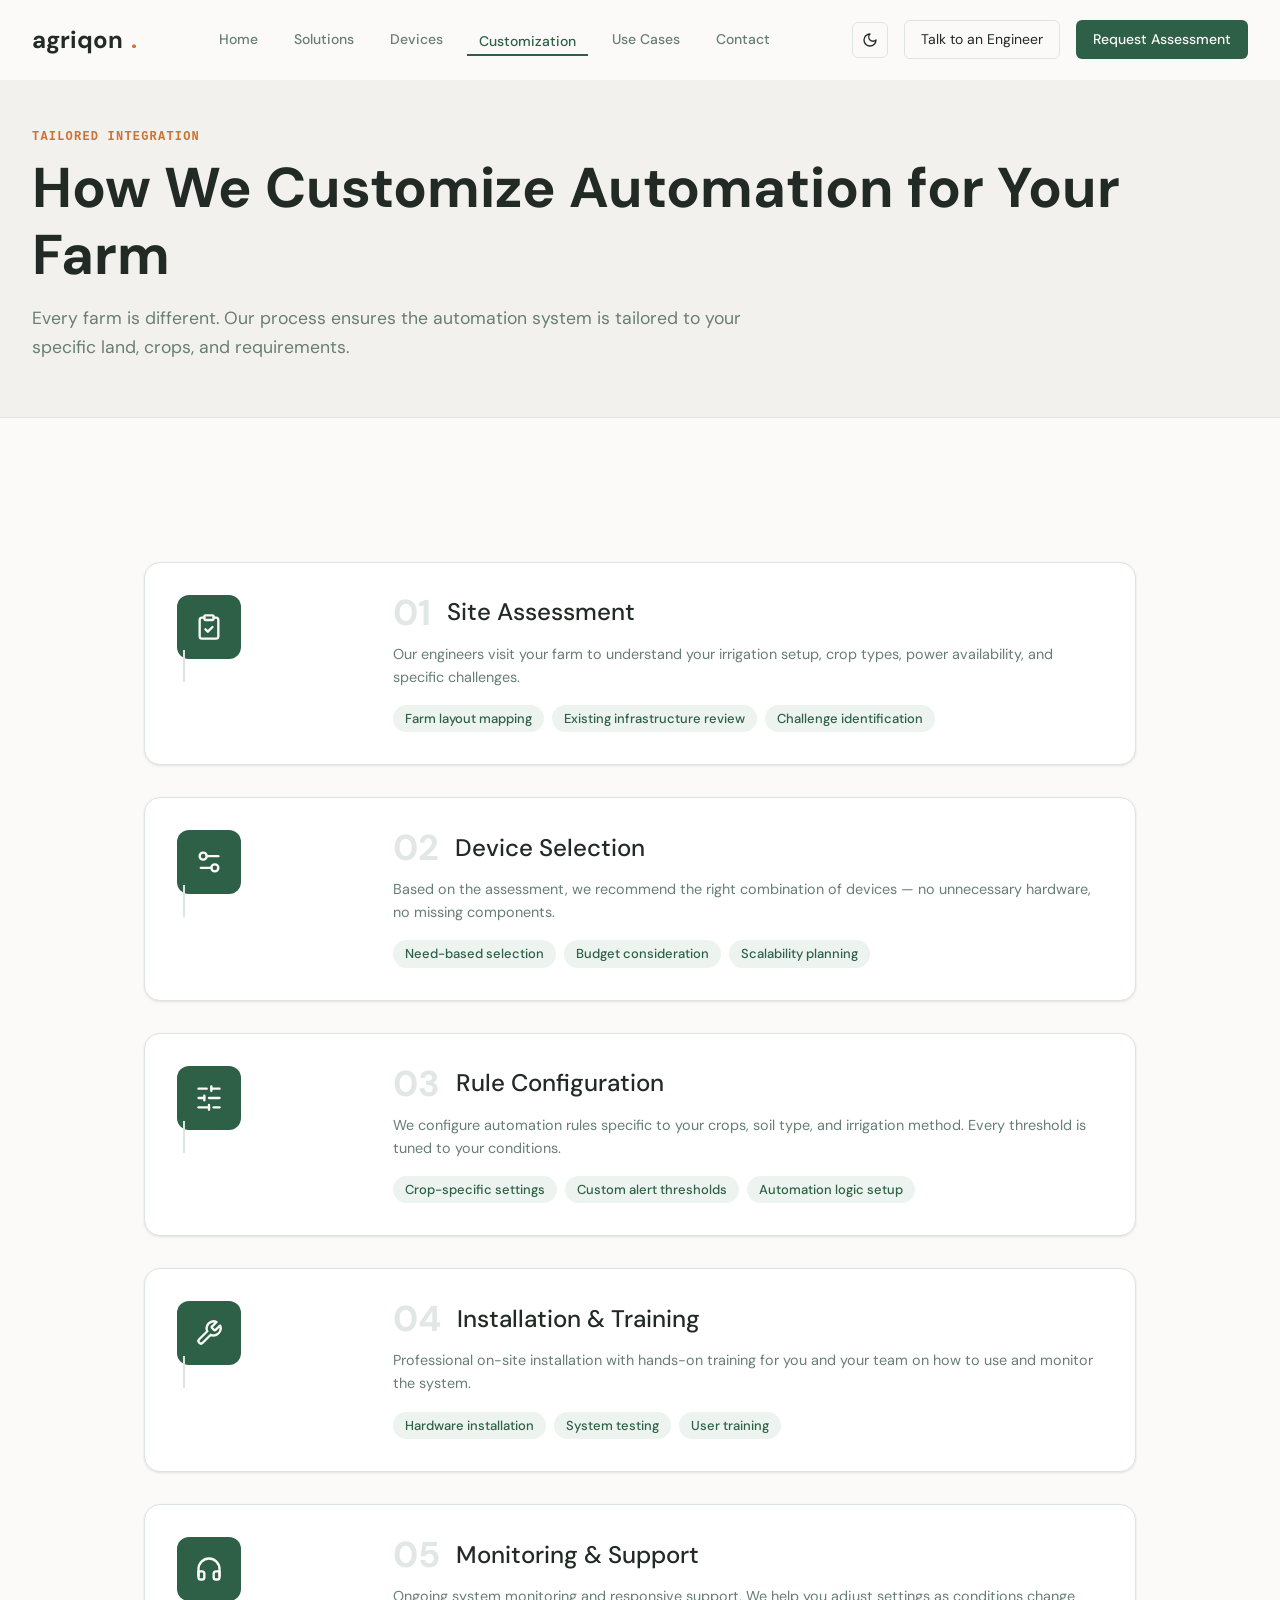
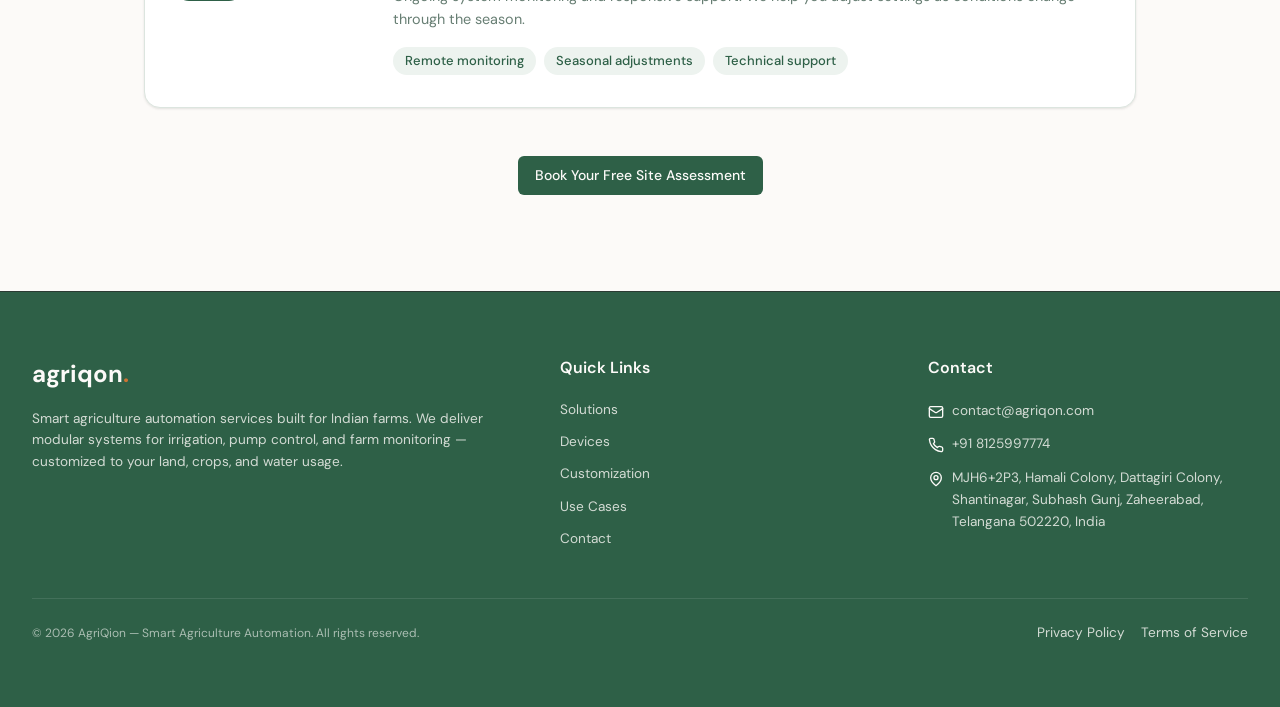
<file: customization.html>
<!DOCTYPE html>
<html lang="en">
<head>
  <meta charset="UTF-8">
  <meta name="viewport" content="width=device-width, initial-scale=1.0">
  <title>Customization - AgriQion Smart Agriculture Automation</title>
  <meta name="description" content="Learn about AgriQion's customization process, from site assessment and device selection to custom rules and seasonal support.">
  
  <!-- Semantic SEO Meta Tags -->
  <link rel="canonical" href="https://www.agriqon.com/customization.html">
  
  <!-- Open Graph / Facebook -->
  <meta property="og:type" content="website">
  <meta property="og:url" content="https://www.agriqon.com/customization.html">
  <meta property="og:title" content="Customization - AgriQion Smart Agriculture Automation">
  <meta property="og:description" content="Learn about AgriQion's customization process, from site assessment and device selection to custom rules and seasonal support.">
  <meta property="og:image" content="https://www.agriqon.com/assets/medium-farm.png">
  <meta property="og:site_name" content="AgriQion">

  <!-- Twitter -->
  <meta name="twitter:card" content="summary_large_image">
  <meta name="twitter:url" content="https://www.agriqon.com/customization.html">
  <meta name="twitter:title" content="Customization - AgriQion Smart Agriculture Automation">
  <meta name="twitter:description" content="Learn about AgriQion's customization process, from site assessment and device selection to custom rules and seasonal support.">
  <meta name="twitter:image" content="https://www.agriqon.com/assets/medium-farm.png">

  <link rel="stylesheet" href="style.83bb6822.css">
  <link rel="icon" href="favicon.ico" type="image/x-icon">
</head>
<body>

  <!-- Navigation Header -->
  <header class="nav-header scrolled" id="header">
    <div class="container nav-container">
      <a href="index.html" class="logo-link">
        agriqon<span class="logo-dot">.</span>
      </a>
      
      <!-- Desktop Menu -->
      <nav class="nav-menu">
        <a href="index.html" class="nav-link">Home</a>
        <a href="solutions.html" class="nav-link">Solutions</a>
        <a href="devices.html" class="nav-link">Devices</a>
        <a href="customization.html" class="nav-link active">Customization</a>
        <a href="use-cases.html" class="nav-link">Use Cases</a>
        <a href="contact.html" class="nav-link">Contact</a>
      </nav>

      <div class="nav-actions">
        <!-- Theme Toggle Button -->
        <button class="theme-toggle-btn" aria-label="Toggle Theme" id="theme-toggle">
          <svg class="sun-icon" viewBox="0 0 24 24" fill="none" stroke="currentColor" stroke-width="2" stroke-linecap="round" stroke-linejoin="round">
            <circle cx="12" cy="12" r="4"></circle>
            <path d="M12 2v2"></path>
            <path d="M12 20v2"></path>
            <path d="m4.93 4.93 1.41 1.41"></path>
            <path d="m17.66 17.66 1.41 1.41"></path>
            <path d="M2 12h2"></path>
            <path d="M20 12h2"></path>
            <path d="m6.34 17.66-1.41 1.41"></path>
            <path d="m19.07 4.93-1.41 1.41"></path>
          </svg>
          <svg class="moon-icon" viewBox="0 0 24 24" fill="none" stroke="currentColor" stroke-width="2" stroke-linecap="round" stroke-linejoin="round">
            <path d="M12 3a6 6 0 0 0 9 9 9 9 0 1 1-9-9Z"></path>
          </svg>
        </button>

        <a href="#talk-to-engineer" class="btn-ghost btn-talk-engineer">Talk to an Engineer</a>
        <a href="contact.html" class="btn-primary">Request Assessment</a>
        
        <button class="mobile-nav-toggle" aria-label="Toggle Mobile Menu">
          <svg xmlns="http://www.w3.org/2000/svg" width="24" height="24" viewBox="0 0 24 24" fill="none" stroke="currentColor" stroke-width="2" stroke-linecap="round" stroke-linejoin="round" class="lucide lucide-menu"><line x1="4" x2="20" y1="12" y2="12"></line><line x1="4" x2="20" y1="6" y2="6"></line><line x1="4" x2="20" y1="18" y2="18"></line></svg>
        </button>
      </div>
    </div>
  </header>

  <!-- Mobile Nav Overlay -->
  <div class="mobile-nav-overlay"></div>

  <!-- Mobile Nav Drawer -->
  <div class="mobile-nav-drawer">
    <div style="display: flex; justify-content: space-between; align-items: center; margin-bottom: 24px;">
      <span style="font-family: 'DM Sans', sans-serif; font-weight: 700; font-size: 1.25rem;">Navigation</span>
      <button class="mobile-nav-toggle" style="background: none; border: none; cursor: pointer; color: inherit;">
        <svg xmlns="http://www.w3.org/2000/svg" width="24" height="24" viewBox="0 0 24 24" fill="none" stroke="currentColor" stroke-width="2" stroke-linecap="round" stroke-linejoin="round" class="lucide lucide-x"><line x1="18" x2="6" y1="6" y2="18"></line><line x1="6" x2="18" y1="6" y2="18"></line></svg>
      </button>
    </div>
    <div class="mobile-nav-menu">
      <a href="index.html" class="nav-link">Home</a>
      <a href="solutions.html" class="nav-link">Solutions</a>
      <a href="devices.html" class="nav-link">Devices</a>
      <a href="customization.html" class="nav-link active">Customization</a>
      <a href="use-cases.html" class="nav-link">Use Cases</a>
      <a href="contact.html" class="nav-link">Contact</a>
    </div>
    <a href="#talk-to-engineer" class="btn-primary" style="margin-top: auto; text-align: center;">Talk to an Engineer</a>
  </div>

  <!-- Main Content -->
  <main class="main-content">
    
    <!-- Intro Section -->
    <section class="detail-intro-section">
      <div class="container reveal">
        <span class="section-subtitle">Tailored Integration</span>
        <h1 style="font-size: 3.5rem; font-weight: 700; margin-bottom: 16px;">How We Customize Automation for Your Farm</h1>
        <p style="color: hsl(var(--muted-foreground)); font-size: 1.1rem; max-width: 720px; line-height: 1.6;">
          Every farm is different. Our process ensures the automation system is tailored to your specific land, crops, and requirements.
        </p>
      </div>
    </section>

    <!-- Customization Step Section -->
    <section class="customization-section">
      <div class="customization-container">
        <div class="customization-list">
          
          <!-- Step 1 -->
          <div class="customization-step-wrapper reveal">
            <div class="customization-timeline-line"></div>
            <div class="customization-card">
              <div class="customization-card-layout">
                <div class="customization-left-col">
                  <div class="customization-icon-block">
                    <svg xmlns="http://www.w3.org/2000/svg" width="24" height="24" viewBox="0 0 24 24" fill="none" stroke="currentColor" stroke-width="2" stroke-linecap="round" stroke-linejoin="round" class="lucide lucide-clipboard-check"><rect width="8" height="4" x="8" y="2" rx="1" ry="1"></rect><path d="M16 4h2a2 2 0 0 1 2 2v14a2 2 0 0 1-2 2H6a2 2 0 0 1-2-2V6a2 2 0 0 1 2-2h2"></path><path d="m9 14 2 2 4-4"></path></svg>
                  </div>
                  <span class="customization-number-mobile">01</span>
                </div>
                <div class="customization-right-col">
                  <div class="customization-title-row">
                    <span class="customization-number-desktop">01</span>
                    <h2 class="customization-step-title">Site Assessment</h2>
                  </div>
                  <p class="customization-step-desc">
                    Our engineers visit your farm to understand your irrigation setup, crop types, power availability, and specific challenges.
                  </p>
                  <div class="customization-badge-container">
                    <span class="customization-badge">Farm layout mapping</span>
                    <span class="customization-badge">Existing infrastructure review</span>
                    <span class="customization-badge">Challenge identification</span>
                  </div>
                </div>
              </div>
            </div>
          </div>

          <!-- Step 2 -->
          <div class="customization-step-wrapper reveal reveal-delay-1">
            <div class="customization-timeline-line"></div>
            <div class="customization-card">
              <div class="customization-card-layout">
                <div class="customization-left-col">
                  <div class="customization-icon-block">
                    <svg xmlns="http://www.w3.org/2000/svg" width="24" height="24" viewBox="0 0 24 24" fill="none" stroke="currentColor" stroke-width="2" stroke-linecap="round" stroke-linejoin="round" class="lucide lucide-settings-2"><path d="M20 7h-9"></path><path d="M14 17H5"></path><circle cx="17" cy="17" r="3"></circle><circle cx="7" cy="7" r="3"></circle></svg>
                  </div>
                  <span class="customization-number-mobile">02</span>
                </div>
                <div class="customization-right-col">
                  <div class="customization-title-row">
                    <span class="customization-number-desktop">02</span>
                    <h2 class="customization-step-title">Device Selection</h2>
                  </div>
                  <p class="customization-step-desc">
                    Based on the assessment, we recommend the right combination of devices — no unnecessary hardware, no missing components.
                  </p>
                  <div class="customization-badge-container">
                    <span class="customization-badge">Need-based selection</span>
                    <span class="customization-badge">Budget consideration</span>
                    <span class="customization-badge">Scalability planning</span>
                  </div>
                </div>
              </div>
            </div>
          </div>

          <!-- Step 3 -->
          <div class="customization-step-wrapper reveal">
            <div class="customization-timeline-line"></div>
            <div class="customization-card">
              <div class="customization-card-layout">
                <div class="customization-left-col">
                  <div class="customization-icon-block">
                    <svg xmlns="http://www.w3.org/2000/svg" width="24" height="24" viewBox="0 0 24 24" fill="none" stroke="currentColor" stroke-width="2" stroke-linecap="round" stroke-linejoin="round" class="lucide lucide-sliders-horizontal"><line x1="21" x2="14" y1="4" y2="4"></line><line x1="10" x2="3" y1="4" y2="4"></line><line x1="21" x2="12" y1="12" y2="12"></line><line x1="8" x2="3" y1="12" y2="12"></line><line x1="21" x2="16" y1="20" y2="20"></line><line x1="12" x2="3" y1="20" y2="20"></line><line x1="14" x2="14" y1="2" y2="6"></line><line x1="8" x2="8" y1="10" y2="14"></line><line x1="12" x2="12" y1="18" y2="22"></line></svg>
                  </div>
                  <span class="customization-number-mobile">03</span>
                </div>
                <div class="customization-right-col">
                  <div class="customization-title-row">
                    <span class="customization-number-desktop">03</span>
                    <h2 class="customization-step-title">Rule Configuration</h2>
                  </div>
                  <p class="customization-step-desc">
                    We configure automation rules specific to your crops, soil type, and irrigation method. Every threshold is tuned to your conditions.
                  </p>
                  <div class="customization-badge-container">
                    <span class="customization-badge">Crop-specific settings</span>
                    <span class="customization-badge">Custom alert thresholds</span>
                    <span class="customization-badge">Automation logic setup</span>
                  </div>
                </div>
              </div>
            </div>
          </div>

          <!-- Step 4 -->
          <div class="customization-step-wrapper reveal reveal-delay-1">
            <div class="customization-timeline-line"></div>
            <div class="customization-card">
              <div class="customization-card-layout">
                <div class="customization-left-col">
                  <div class="customization-icon-block">
                    <svg xmlns="http://www.w3.org/2000/svg" width="24" height="24" viewBox="0 0 24 24" fill="none" stroke="currentColor" stroke-width="2" stroke-linecap="round" stroke-linejoin="round" class="lucide lucide-wrench"><path d="M14.7 6.3a1 1 0 0 0 0 1.4l1.6 1.6a1 1 0 0 0 1.4 0l3.77-3.77a6 6 0 0 1-7.94 7.94l-6.91 6.91a2.12 2.12 0 0 1-3-3l6.91-6.91a6 6 0 0 1 7.94-7.94l-3.76 3.76z"></path></svg>
                  </div>
                  <span class="customization-number-mobile">04</span>
                </div>
                <div class="customization-right-col">
                  <div class="customization-title-row">
                    <span class="customization-number-desktop">04</span>
                    <h2 class="customization-step-title">Installation & Training</h2>
                  </div>
                  <p class="customization-step-desc">
                    Professional on-site installation with hands-on training for you and your team on how to use and monitor the system.
                  </p>
                  <div class="customization-badge-container">
                    <span class="customization-badge">Hardware installation</span>
                    <span class="customization-badge">System testing</span>
                    <span class="customization-badge">User training</span>
                  </div>
                </div>
              </div>
            </div>
          </div>

          <!-- Step 5 -->
          <div class="customization-step-wrapper reveal">
            <div class="customization-card">
              <div class="customization-card-layout">
                <div class="customization-left-col">
                  <div class="customization-icon-block">
                    <svg xmlns="http://www.w3.org/2000/svg" width="24" height="24" viewBox="0 0 24 24" fill="none" stroke="currentColor" stroke-width="2" stroke-linecap="round" stroke-linejoin="round" class="lucide lucide-headphones"><path d="M3 18v-6a9 9 0 0 1 18 0v6"></path><path d="M21 19a2 2 0 0 1-2 2h-1a2 2 0 0 1-2-2v-3a2 2 0 0 1 2-2h3zM3 19a2 2 0 0 0 2 2h1a2 2 0 0 0 2-2v-3a2 2 0 0 0-2-2H3z"></path></svg>
                  </div>
                  <span class="customization-number-mobile">05</span>
                </div>
                <div class="customization-right-col">
                  <div class="customization-title-row">
                    <span class="customization-number-desktop">05</span>
                    <h2 class="customization-step-title">Monitoring & Support</h2>
                  </div>
                  <p class="customization-step-desc">
                    Ongoing system monitoring and responsive support. We help you adjust settings as conditions change through the season.
                  </p>
                  <div class="customization-badge-container">
                    <span class="customization-badge">Remote monitoring</span>
                    <span class="customization-badge">Seasonal adjustments</span>
                    <span class="customization-badge">Technical support</span>
                  </div>
                </div>
              </div>
            </div>
          </div>

        </div>

        <div style="text-align: center; margin-top: 48px;">
          <a href="contact.html" class="btn-primary">Book Your Free Site Assessment</a>
        </div>
      </div>
    </section>

  </main>

  <!-- Footer -->
  <footer class="site-footer">
    <div class="container">
      <div class="footer-grid">
        <!-- Brand -->
        <div class="footer-brand">
          <a href="index.html" class="footer-logo">
            agriqon<span style="color: hsl(var(--accent));">.</span>
          </a>
          <p class="footer-desc">
            Smart agriculture automation services built for Indian farms. We deliver modular systems for irrigation, pump control, and farm monitoring — customized to your land, crops, and water usage.
          </p>
        </div>

        <!-- Links -->
        <div class="footer-nav">
          <span class="footer-title">Quick Links</span>
          <a href="solutions.html" class="footer-link">Solutions</a>
          <a href="devices.html" class="footer-link">Devices</a>
          <a href="customization.html" class="footer-link">Customization</a>
          <a href="use-cases.html" class="footer-link">Use Cases</a>
          <a href="contact.html" class="footer-link">Contact</a>
        </div>

        <!-- Contact info -->
        <div class="footer-contact">
          <span class="footer-title">Contact</span>
          <div class="footer-contact-item">
            <svg class="footer-contact-icon" xmlns="http://www.w3.org/2000/svg" width="16" height="16" viewBox="0 0 24 24" fill="none" stroke="currentColor" stroke-width="2" stroke-linecap="round" stroke-linejoin="round"><rect width="20" height="16" x="2" y="4" rx="2"></rect><path d="m22 7-8.97 5.7a1.94 1.94 0 0 1-2.06 0L2 7"></path></svg>
            <a href="mailto:contact@agriqon.com" class="footer-link">contact@agriqon.com</a>
          </div>
          <div class="footer-contact-item">
            <svg class="footer-contact-icon" xmlns="http://www.w3.org/2000/svg" width="16" height="16" viewBox="0 0 24 24" fill="none" stroke="currentColor" stroke-width="2" stroke-linecap="round" stroke-linejoin="round"><path d="M22 16.92v3a2 2 0 0 1-2.18 2 19.79 19.79 0 0 1-8.63-3.07 19.5 19.5 0 0 1-6-6 19.79 19.79 0 0 1-3.07-8.67A2 2 0 0 1 4.11 2h3a2 2 0 0 1 2 1.72 12.84 12.84 0 0 0 .7 2.81 2 2 0 0 1-.45 2.11L8.09 9.91a16 16 0 0 0 6 6l1.27-1.27a2 2 0 0 1 2.11-.45 12.84 12.84 0 0 0 2.81.7A2 2 0 0 1 22 16.92z"></path></svg>
            <span>+91 8125997774</span>
          </div>
          <div class="footer-contact-item">
            <svg class="footer-contact-icon" xmlns="http://www.w3.org/2000/svg" width="16" height="16" viewBox="0 0 24 24" fill="none" stroke="currentColor" stroke-width="2" stroke-linecap="round" stroke-linejoin="round"><path d="M20 10c0 6-8 12-8 12s-8-6-8-12a8 8 0 0 1 16 0Z"></path><circle cx="12" cy="10" r="3"></circle></svg>
            <a href="https://www.google.com/maps/search/?api=1&query=MJH6%2B2P3%2C+Hamali+Colony%2C+Zaheerabad%2C+Telangana+502220%2C+India" target="_blank" rel="noopener noreferrer" class="footer-link">MJH6+2P3, Hamali Colony, Dattagiri Colony, Shantinagar, Subhash Gunj, Zaheerabad, Telangana 502220, India</a>
          </div>
        </div>
      </div>

      <div class="footer-bottom">
        <span>&copy; 2026 AgriQion — Smart Agriculture Automation. All rights reserved.</span>
        <div class="footer-bottom-links">
          <a href="privacy.html" class="footer-link">Privacy Policy</a>
          <a href="terms.html" class="footer-link">Terms of Service</a>
        </div>
      </div>
    </div>
  </footer>

  <script src="script.19772925.js"></script>
</body>
</html>
</file>
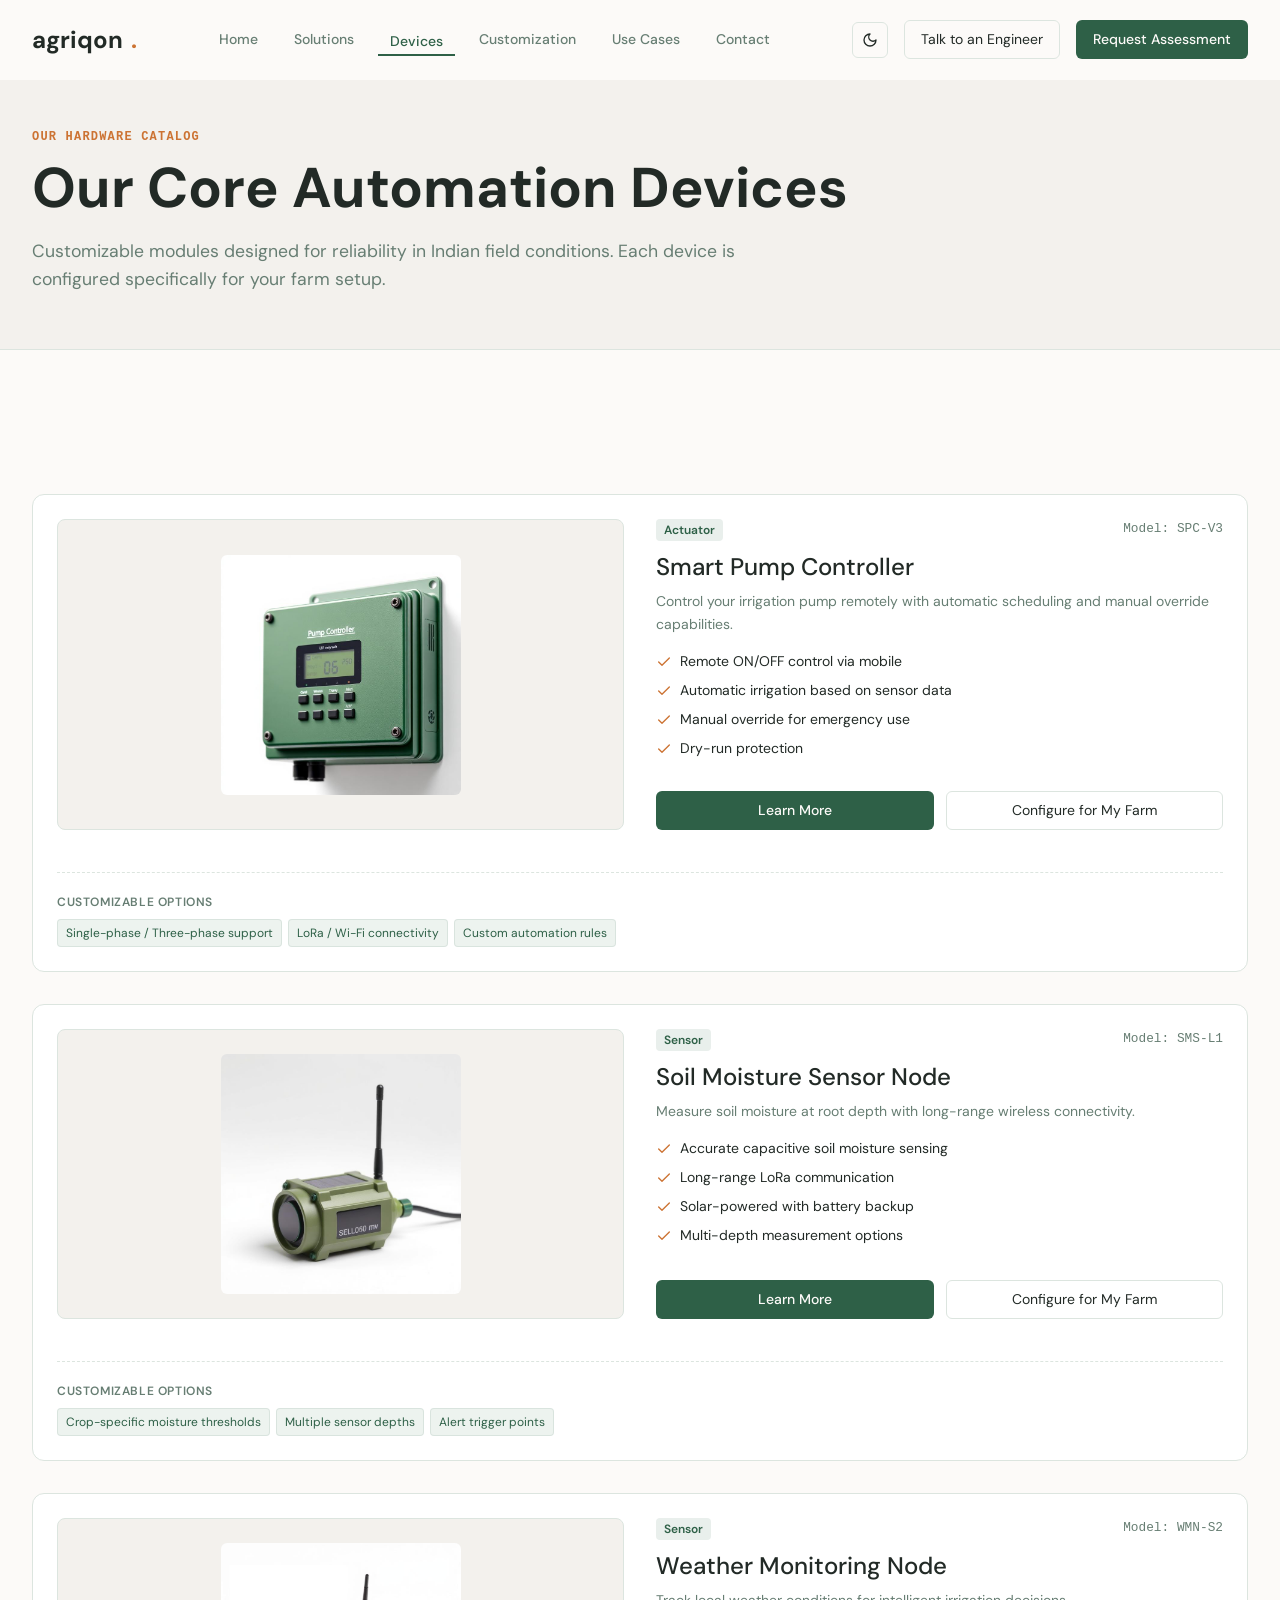
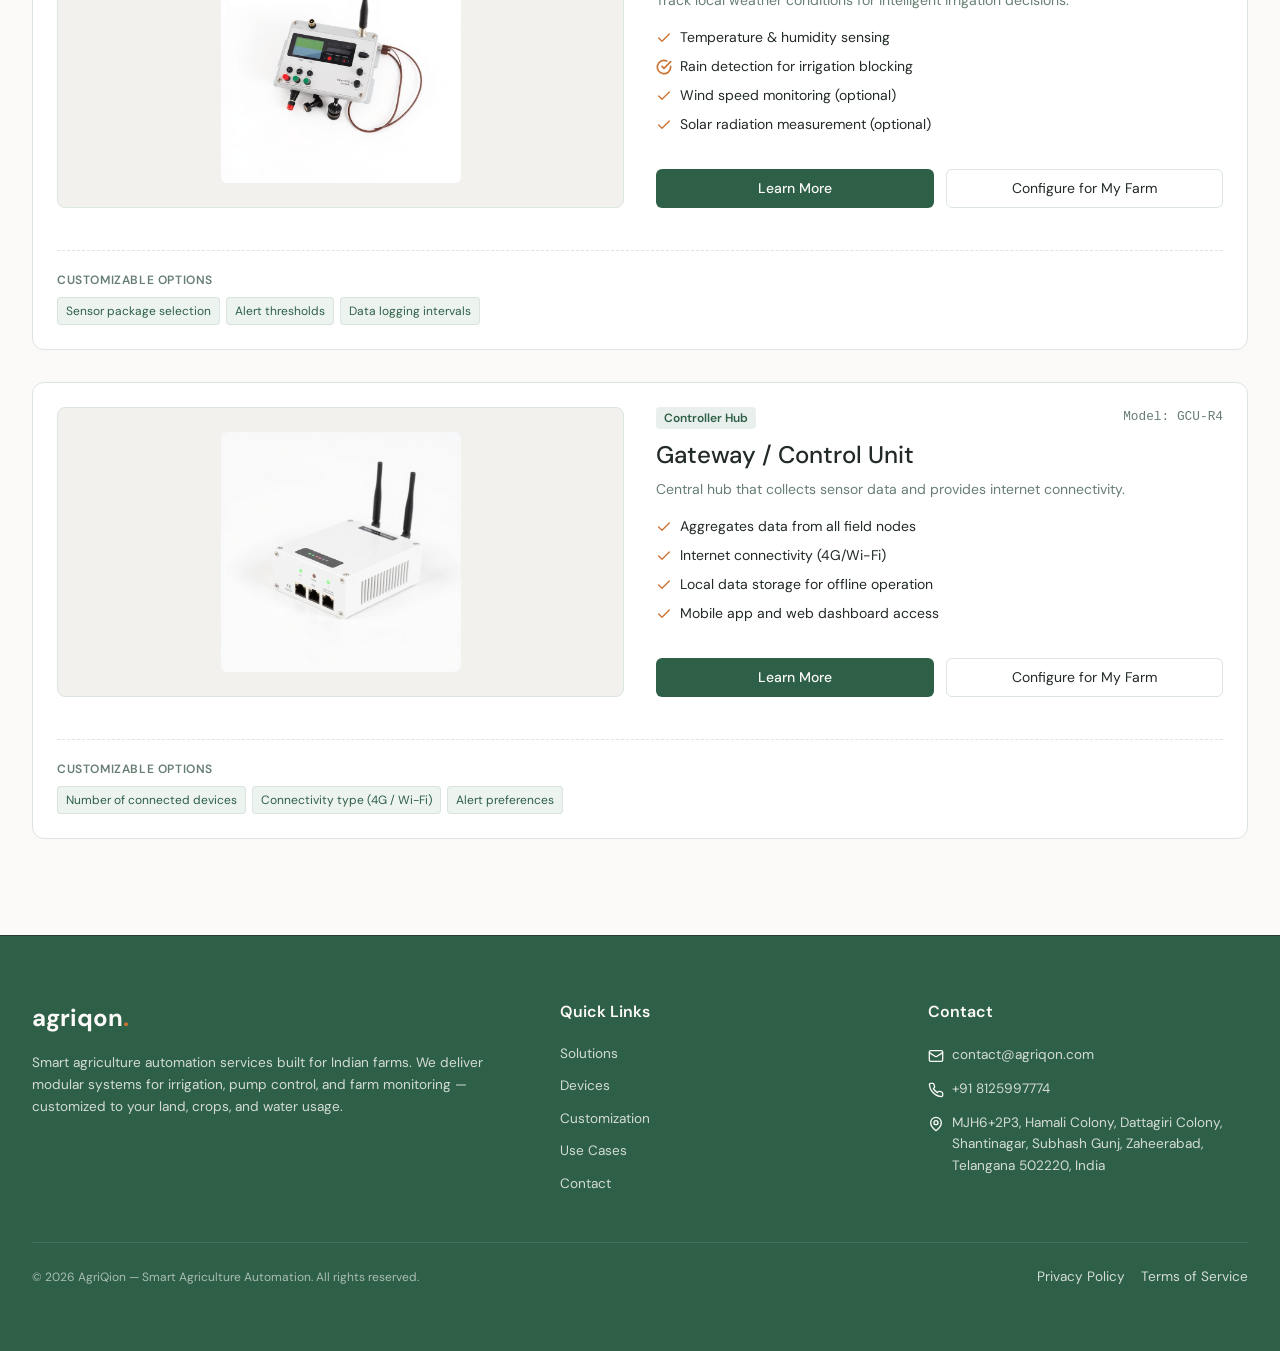
<file: devices.html>
<!DOCTYPE html>
<html lang="en">
<head>
  <meta charset="UTF-8">
  <meta name="viewport" content="width=device-width, initial-scale=1.0">
  <title>Devices - AgriQion Smart Agriculture Automation</title>
  <meta name="description" content="Explore AgriQion's hardware modules: pump controllers, soil sensors, weather monitoring nodes, and central gateways.">
  
  <!-- Semantic SEO Meta Tags -->
  <link rel="canonical" href="https://www.agriqon.com/devices.html">
  
  <!-- Open Graph / Facebook -->
  <meta property="og:type" content="website">
  <meta property="og:url" content="https://www.agriqon.com/devices.html">
  <meta property="og:title" content="Devices - AgriQion Smart Agriculture Automation">
  <meta property="og:description" content="Explore AgriQion's hardware modules: pump controllers, soil sensors, weather monitoring nodes, and central gateways.">
  <meta property="og:image" content="https://www.agriqon.com/assets/medium-farm.png">
  <meta property="og:site_name" content="AgriQion">

  <!-- Twitter -->
  <meta name="twitter:card" content="summary_large_image">
  <meta name="twitter:url" content="https://www.agriqon.com/devices.html">
  <meta name="twitter:title" content="Devices - AgriQion Smart Agriculture Automation">
  <meta name="twitter:description" content="Explore AgriQion's hardware modules: pump controllers, soil sensors, weather monitoring nodes, and central gateways.">
  <meta name="twitter:image" content="https://www.agriqon.com/assets/medium-farm.png">

  <link rel="stylesheet" href="style.83bb6822.css">
  <link rel="icon" href="favicon.ico" type="image/x-icon">
</head>
<body>

  <!-- Navigation Header -->
  <header class="nav-header scrolled" id="header">
    <div class="container nav-container">
      <a href="index.html" class="logo-link">
        agriqon<span class="logo-dot">.</span>
      </a>
      
      <!-- Desktop Menu -->
      <nav class="nav-menu">
        <a href="index.html" class="nav-link">Home</a>
        <a href="solutions.html" class="nav-link">Solutions</a>
        <a href="devices.html" class="nav-link active">Devices</a>
        <a href="customization.html" class="nav-link">Customization</a>
        <a href="use-cases.html" class="nav-link">Use Cases</a>
        <a href="contact.html" class="nav-link">Contact</a>
      </nav>

      <div class="nav-actions">
        <!-- Theme Toggle Button -->
        <button class="theme-toggle-btn" aria-label="Toggle Theme" id="theme-toggle">
          <svg class="sun-icon" viewBox="0 0 24 24" fill="none" stroke="currentColor" stroke-width="2" stroke-linecap="round" stroke-linejoin="round">
            <circle cx="12" cy="12" r="4"></circle>
            <path d="M12 2v2"></path>
            <path d="M12 20v2"></path>
            <path d="m4.93 4.93 1.41 1.41"></path>
            <path d="m17.66 17.66 1.41 1.41"></path>
            <path d="M2 12h2"></path>
            <path d="M20 12h2"></path>
            <path d="m6.34 17.66-1.41 1.41"></path>
            <path d="m19.07 4.93-1.41 1.41"></path>
          </svg>
          <svg class="moon-icon" viewBox="0 0 24 24" fill="none" stroke="currentColor" stroke-width="2" stroke-linecap="round" stroke-linejoin="round">
            <path d="M12 3a6 6 0 0 0 9 9 9 9 0 1 1-9-9Z"></path>
          </svg>
        </button>

        <a href="#talk-to-engineer" class="btn-ghost btn-talk-engineer">Talk to an Engineer</a>
        <a href="contact.html" class="btn-primary">Request Assessment</a>
        
        <button class="mobile-nav-toggle" aria-label="Toggle Mobile Menu">
          <svg xmlns="http://www.w3.org/2000/svg" width="24" height="24" viewBox="0 0 24 24" fill="none" stroke="currentColor" stroke-width="2" stroke-linecap="round" stroke-linejoin="round" class="lucide lucide-menu"><line x1="4" x2="20" y1="12" y2="12"></line><line x1="4" x2="20" y1="6" y2="6"></line><line x1="4" x2="20" y1="18" y2="18"></line></svg>
        </button>
      </div>
    </div>
  </header>

  <!-- Mobile Nav Overlay -->
  <div class="mobile-nav-overlay"></div>

  <!-- Mobile Nav Drawer -->
  <div class="mobile-nav-drawer">
    <div style="display: flex; justify-content: space-between; align-items: center; margin-bottom: 24px;">
      <span style="font-family: 'DM Sans', sans-serif; font-weight: 700; font-size: 1.25rem;">Navigation</span>
      <button class="mobile-nav-toggle" style="background: none; border: none; cursor: pointer; color: inherit;">
        <svg xmlns="http://www.w3.org/2000/svg" width="24" height="24" viewBox="0 0 24 24" fill="none" stroke="currentColor" stroke-width="2" stroke-linecap="round" stroke-linejoin="round" class="lucide lucide-x"><line x1="18" x2="6" y1="6" y2="18"></line><line x1="6" x2="18" y1="6" y2="18"></line></svg>
      </button>
    </div>
    <div class="mobile-nav-menu">
      <a href="index.html" class="nav-link">Home</a>
      <a href="solutions.html" class="nav-link">Solutions</a>
      <a href="devices.html" class="nav-link active">Devices</a>
      <a href="customization.html" class="nav-link">Customization</a>
      <a href="use-cases.html" class="nav-link">Use Cases</a>
      <a href="contact.html" class="nav-link">Contact</a>
    </div>
    <a href="#talk-to-engineer" class="btn-primary" style="margin-top: auto; text-align: center;">Talk to an Engineer</a>
  </div>

  <!-- Main Content -->
  <main class="main-content">
    
    <!-- Intro Section -->
    <section class="detail-intro-section">
      <div class="container reveal">
        <span class="section-subtitle">Our Hardware Catalog</span>
        <h1 style="font-size: 3.5rem; font-weight: 700; margin-bottom: 16px;">Our Core Automation Devices</h1>
        <p style="color: hsl(var(--muted-foreground)); font-size: 1.1rem; max-width: 720px; line-height: 1.6;">
          Customizable modules designed for reliability in Indian field conditions. Each device is configured specifically for your farm setup.
        </p>
      </div>
    </section>

    <!-- Devices List Section -->
    <section class="section-padding">
      <div class="container">
        <div class="device-grid">
          
          <!-- Device 1: Smart Pump Controller -->
          <div class="device-card reveal">
            <div class="device-image-container">
              <img src="assets/device-pump-controller.jpg" alt="Smart Pump Controller" class="device-image">
            </div>
            <div class="device-info">
              <div>
                <div style="display: flex; justify-content: space-between; align-items: start; margin-bottom: 12px;">
                  <span class="device-badge-tag">Actuator</span>
                  <span style="font-family: 'SFMono-Regular', monospace; font-size: 0.8rem; color: hsl(var(--muted-foreground));">Model: SPC-V3</span>
                </div>
                <h2 style="font-size: 1.5rem; font-weight: 500; margin-bottom: 8px;">Smart Pump Controller</h2>
                <p style="color: hsl(var(--muted-foreground)); line-height: 1.6; margin-bottom: 16px;">
                  Control your irrigation pump remotely with automatic scheduling and manual override capabilities.
                </p>
                <ul style="list-style: none; display: flex; flex-direction: column; gap: 8px; margin-bottom: 16px;">
                  <li class="cta-bullet-item">
                    <svg xmlns="http://www.w3.org/2000/svg" width="16" height="16" viewBox="0 0 24 24" fill="none" stroke="currentColor" stroke-width="2" stroke-linecap="round" stroke-linejoin="round" class="lucide lucide-check h-5 w-5 text-accent shrink-0"><polyline points="20 6 9 17 4 12"></polyline></svg>
                    <span>Remote ON/OFF control via mobile</span>
                  </li>
                  <li class="cta-bullet-item">
                    <svg xmlns="http://www.w3.org/2000/svg" width="16" height="16" viewBox="0 0 24 24" fill="none" stroke="currentColor" stroke-width="2" stroke-linecap="round" stroke-linejoin="round" class="lucide lucide-check h-5 w-5 text-accent shrink-0"><polyline points="20 6 9 17 4 12"></polyline></svg>
                    <span>Automatic irrigation based on sensor data</span>
                  </li>
                  <li class="cta-bullet-item">
                    <svg xmlns="http://www.w3.org/2000/svg" width="16" height="16" viewBox="0 0 24 24" fill="none" stroke="currentColor" stroke-width="2" stroke-linecap="round" stroke-linejoin="round" class="lucide lucide-check h-5 w-5 text-accent shrink-0"><polyline points="20 6 9 17 4 12"></polyline></svg>
                    <span>Manual override for emergency use</span>
                  </li>
                  <li class="cta-bullet-item">
                    <svg xmlns="http://www.w3.org/2000/svg" width="16" height="16" viewBox="0 0 24 24" fill="none" stroke="currentColor" stroke-width="2" stroke-linecap="round" stroke-linejoin="round" class="lucide lucide-check h-5 w-5 text-accent shrink-0"><polyline points="20 6 9 17 4 12"></polyline></svg>
                    <span>Dry-run protection</span>
                  </li>
                </ul>
              </div>
              <div style="display: flex; gap: 12px; margin-top: auto;">
                <a href="contact.html" class="btn-primary" style="flex: 1;">Learn More</a>
                <a href="contact.html" class="btn-ghost" style="flex: 1;">Configure for My Farm</a>
              </div>
            </div>
            <div class="device-options-panel">
              <div class="device-card-customizable-block" style="margin-top: 0; border-top: none; padding-top: 0;">
                <span class="customizable-title">Customizable Options</span>
                <ul class="customizable-list">
                  <li class="customizable-item">Single-phase / Three-phase support</li>
                  <li class="customizable-item">LoRa / Wi-Fi connectivity</li>
                  <li class="customizable-item">Custom automation rules</li>
                </ul>
              </div>
            </div>
          </div>

          <!-- Device 2: Soil Moisture Sensor Node -->
          <div class="device-card reveal reveal-delay-1">
            <div class="device-image-container">
              <img src="assets/device-soil-sensor.jpg" alt="Soil Moisture Sensor Node" class="device-image">
            </div>
            <div class="device-info">
              <div>
                <div style="display: flex; justify-content: space-between; align-items: start; margin-bottom: 12px;">
                  <span class="device-badge-tag">Sensor</span>
                  <span style="font-family: 'SFMono-Regular', monospace; font-size: 0.8rem; color: hsl(var(--muted-foreground));">Model: SMS-L1</span>
                </div>
                <h2 style="font-size: 1.5rem; font-weight: 500; margin-bottom: 8px;">Soil Moisture Sensor Node</h2>
                <p style="color: hsl(var(--muted-foreground)); line-height: 1.6; margin-bottom: 16px;">
                  Measure soil moisture at root depth with long-range wireless connectivity.
                </p>
                <ul style="list-style: none; display: flex; flex-direction: column; gap: 8px; margin-bottom: 16px;">
                  <li class="cta-bullet-item">
                    <svg xmlns="http://www.w3.org/2000/svg" width="16" height="16" viewBox="0 0 24 24" fill="none" stroke="currentColor" stroke-width="2" stroke-linecap="round" stroke-linejoin="round" class="lucide lucide-check h-5 w-5 text-accent shrink-0"><polyline points="20 6 9 17 4 12"></polyline></svg>
                    <span>Accurate capacitive soil moisture sensing</span>
                  </li>
                  <li class="cta-bullet-item">
                    <svg xmlns="http://www.w3.org/2000/svg" width="16" height="16" viewBox="0 0 24 24" fill="none" stroke="currentColor" stroke-width="2" stroke-linecap="round" stroke-linejoin="round" class="lucide lucide-check h-5 w-5 text-accent shrink-0"><polyline points="20 6 9 17 4 12"></polyline></svg>
                    <span>Long-range LoRa communication</span>
                  </li>
                  <li class="cta-bullet-item">
                    <svg xmlns="http://www.w3.org/2000/svg" width="16" height="16" viewBox="0 0 24 24" fill="none" stroke="currentColor" stroke-width="2" stroke-linecap="round" stroke-linejoin="round" class="lucide lucide-check h-5 w-5 text-accent shrink-0"><polyline points="20 6 9 17 4 12"></polyline></svg>
                    <span>Solar-powered with battery backup</span>
                  </li>
                  <li class="cta-bullet-item">
                    <svg xmlns="http://www.w3.org/2000/svg" width="16" height="16" viewBox="0 0 24 24" fill="none" stroke="currentColor" stroke-width="2" stroke-linecap="round" stroke-linejoin="round" class="lucide lucide-check h-5 w-5 text-accent shrink-0"><polyline points="20 6 9 17 4 12"></polyline></svg>
                    <span>Multi-depth measurement options</span>
                  </li>
                </ul>
              </div>
              <div style="display: flex; gap: 12px; margin-top: auto;">
                <a href="contact.html" class="btn-primary" style="flex: 1;">Learn More</a>
                <a href="contact.html" class="btn-ghost" style="flex: 1;">Configure for My Farm</a>
              </div>
            </div>
            <div class="device-options-panel">
              <div class="device-card-customizable-block" style="margin-top: 0; border-top: none; padding-top: 0;">
                <span class="customizable-title">Customizable Options</span>
                <ul class="customizable-list">
                  <li class="customizable-item">Crop-specific moisture thresholds</li>
                  <li class="customizable-item">Multiple sensor depths</li>
                  <li class="customizable-item">Alert trigger points</li>
                </ul>
              </div>
            </div>
          </div>

          <!-- Device 3: Weather Monitoring Node -->
          <div class="device-card reveal">
            <div class="device-image-container">
              <img src="assets/device-weather-node.jpg" alt="Weather Monitoring Node" class="device-image">
            </div>
            <div class="device-info">
              <div>
                <div style="display: flex; justify-content: space-between; align-items: start; margin-bottom: 12px;">
                  <span class="device-badge-tag">Sensor</span>
                  <span style="font-family: 'SFMono-Regular', monospace; font-size: 0.8rem; color: hsl(var(--muted-foreground));">Model: WMN-S2</span>
                </div>
                <h2 style="font-size: 1.5rem; font-weight: 500; margin-bottom: 8px;">Weather Monitoring Node</h2>
                <p style="color: hsl(var(--muted-foreground)); line-height: 1.6; margin-bottom: 16px;">
                  Track local weather conditions for intelligent irrigation decisions.
                </p>
                <ul style="list-style: none; display: flex; flex-direction: column; gap: 8px; margin-bottom: 16px;">
                  <li class="cta-bullet-item">
                    <svg xmlns="http://www.w3.org/2000/svg" width="16" height="16" viewBox="0 0 24 24" fill="none" stroke="currentColor" stroke-width="2" stroke-linecap="round" stroke-linejoin="round" class="lucide lucide-check h-5 w-5 text-accent shrink-0"><polyline points="20 6 9 17 4 12"></polyline></svg>
                    <span>Temperature & humidity sensing</span>
                  </li>
                  <li class="cta-bullet-item">
                    <svg xmlns="http://www.w3.org/2000/svg" width="16" height="16" viewBox="0 0 24 24" fill="none" stroke="currentColor" stroke-width="2.5" stroke-linecap="round" stroke-linejoin="round" class="lucide lucide-check-big h-5 w-5 text-accent shrink-0"><path d="M22 11.08V12a10 10 0 1 1-5.93-9.14"></path><path d="m9 11 3 3L22 4"></path></svg>
                    <span>Rain detection for irrigation blocking</span>
                  </li>
                  <li class="cta-bullet-item">
                    <svg xmlns="http://www.w3.org/2000/svg" width="16" height="16" viewBox="0 0 24 24" fill="none" stroke="currentColor" stroke-width="2" stroke-linecap="round" stroke-linejoin="round" class="lucide lucide-check h-5 w-5 text-accent shrink-0"><polyline points="20 6 9 17 4 12"></polyline></svg>
                    <span>Wind speed monitoring (optional)</span>
                  </li>
                  <li class="cta-bullet-item">
                    <svg xmlns="http://www.w3.org/2000/svg" width="16" height="16" viewBox="0 0 24 24" fill="none" stroke="currentColor" stroke-width="2" stroke-linecap="round" stroke-linejoin="round" class="lucide lucide-check h-5 w-5 text-accent shrink-0"><polyline points="20 6 9 17 4 12"></polyline></svg>
                    <span>Solar radiation measurement (optional)</span>
                  </li>
                </ul>
              </div>
              <div style="display: flex; gap: 12px; margin-top: auto;">
                <a href="contact.html" class="btn-primary" style="flex: 1;">Learn More</a>
                <a href="contact.html" class="btn-ghost" style="flex: 1;">Configure for My Farm</a>
              </div>
            </div>
            <div class="device-options-panel">
              <div class="device-card-customizable-block" style="margin-top: 0; border-top: none; padding-top: 0;">
                <span class="customizable-title">Customizable Options</span>
                <ul class="customizable-list">
                  <li class="customizable-item">Sensor package selection</li>
                  <li class="customizable-item">Alert thresholds</li>
                  <li class="customizable-item">Data logging intervals</li>
                </ul>
              </div>
            </div>
          </div>

          <!-- Device 4: Gateway / Control Unit -->
          <div class="device-card reveal reveal-delay-1">
            <div class="device-image-container">
              <img src="assets/device-gateway.jpg" alt="Gateway / Control Unit" class="device-image">
            </div>
            <div class="device-info">
              <div>
                <div style="display: flex; justify-content: space-between; align-items: start; margin-bottom: 12px;">
                  <span class="device-badge-tag">Controller Hub</span>
                  <span style="font-family: 'SFMono-Regular', monospace; font-size: 0.8rem; color: hsl(var(--muted-foreground));">Model: GCU-R4</span>
                </div>
                <h2 style="font-size: 1.5rem; font-weight: 500; margin-bottom: 8px;">Gateway / Control Unit</h2>
                <p style="color: hsl(var(--muted-foreground)); line-height: 1.6; margin-bottom: 16px;">
                  Central hub that collects sensor data and provides internet connectivity.
                </p>
                <ul style="list-style: none; display: flex; flex-direction: column; gap: 8px; margin-bottom: 16px;">
                  <li class="cta-bullet-item">
                    <svg xmlns="http://www.w3.org/2000/svg" width="16" height="16" viewBox="0 0 24 24" fill="none" stroke="currentColor" stroke-width="2" stroke-linecap="round" stroke-linejoin="round" class="lucide lucide-check h-5 w-5 text-accent shrink-0"><polyline points="20 6 9 17 4 12"></polyline></svg>
                    <span>Aggregates data from all field nodes</span>
                  </li>
                  <li class="cta-bullet-item">
                    <svg xmlns="http://www.w3.org/2000/svg" width="16" height="16" viewBox="0 0 24 24" fill="none" stroke="currentColor" stroke-width="2" stroke-linecap="round" stroke-linejoin="round" class="lucide lucide-check h-5 w-5 text-accent shrink-0"><polyline points="20 6 9 17 4 12"></polyline></svg>
                    <span>Internet connectivity (4G/Wi-Fi)</span>
                  </li>
                  <li class="cta-bullet-item">
                    <svg xmlns="http://www.w3.org/2000/svg" width="16" height="16" viewBox="0 0 24 24" fill="none" stroke="currentColor" stroke-width="2" stroke-linecap="round" stroke-linejoin="round" class="lucide lucide-check h-5 w-5 text-accent shrink-0"><polyline points="20 6 9 17 4 12"></polyline></svg>
                    <span>Local data storage for offline operation</span>
                  </li>
                  <li class="cta-bullet-item">
                    <svg xmlns="http://www.w3.org/2000/svg" width="16" height="16" viewBox="0 0 24 24" fill="none" stroke="currentColor" stroke-width="2" stroke-linecap="round" stroke-linejoin="round" class="lucide lucide-check h-5 w-5 text-accent shrink-0"><polyline points="20 6 9 17 4 12"></polyline></svg>
                    <span>Mobile app and web dashboard access</span>
                  </li>
                </ul>
              </div>
              <div style="display: flex; gap: 12px; margin-top: auto;">
                <a href="contact.html" class="btn-primary" style="flex: 1;">Learn More</a>
                <a href="contact.html" class="btn-ghost" style="flex: 1;">Configure for My Farm</a>
              </div>
            </div>
            <div class="device-options-panel">
              <div class="device-card-customizable-block" style="margin-top: 0; border-top: none; padding-top: 0;">
                <span class="customizable-title">Customizable Options</span>
                <ul class="customizable-list">
                  <li class="customizable-item">Number of connected devices</li>
                  <li class="customizable-item">Connectivity type (4G / Wi-Fi)</li>
                  <li class="customizable-item">Alert preferences</li>
                </ul>
              </div>
            </div>
          </div>

        </div>
      </div>
    </section>

  </main>

  <!-- Footer -->
  <footer class="site-footer">
    <div class="container">
      <div class="footer-grid">
        <!-- Brand -->
        <div class="footer-brand">
          <a href="index.html" class="footer-logo">
            agriqon<span style="color: hsl(var(--accent));">.</span>
          </a>
          <p class="footer-desc">
            Smart agriculture automation services built for Indian farms. We deliver modular systems for irrigation, pump control, and farm monitoring — customized to your land, crops, and water usage.
          </p>
        </div>

        <!-- Links -->
        <div class="footer-nav">
          <span class="footer-title">Quick Links</span>
          <a href="solutions.html" class="footer-link">Solutions</a>
          <a href="devices.html" class="footer-link">Devices</a>
          <a href="customization.html" class="footer-link">Customization</a>
          <a href="use-cases.html" class="footer-link">Use Cases</a>
          <a href="contact.html" class="footer-link">Contact</a>
        </div>

        <!-- Contact info -->
        <div class="footer-contact">
          <span class="footer-title">Contact</span>
          <div class="footer-contact-item">
            <svg class="footer-contact-icon" xmlns="http://www.w3.org/2000/svg" width="16" height="16" viewBox="0 0 24 24" fill="none" stroke="currentColor" stroke-width="2" stroke-linecap="round" stroke-linejoin="round"><rect width="20" height="16" x="2" y="4" rx="2"></rect><path d="m22 7-8.97 5.7a1.94 1.94 0 0 1-2.06 0L2 7"></path></svg>
            <a href="mailto:contact@agriqon.com" class="footer-link">contact@agriqon.com</a>
          </div>
          <div class="footer-contact-item">
            <svg class="footer-contact-icon" xmlns="http://www.w3.org/2000/svg" width="16" height="16" viewBox="0 0 24 24" fill="none" stroke="currentColor" stroke-width="2" stroke-linecap="round" stroke-linejoin="round"><path d="M22 16.92v3a2 2 0 0 1-2.18 2 19.79 19.79 0 0 1-8.63-3.07 19.5 19.5 0 0 1-6-6 19.79 19.79 0 0 1-3.07-8.67A2 2 0 0 1 4.11 2h3a2 2 0 0 1 2 1.72 12.84 12.84 0 0 0 .7 2.81 2 2 0 0 1-.45 2.11L8.09 9.91a16 16 0 0 0 6 6l1.27-1.27a2 2 0 0 1 2.11-.45 12.84 12.84 0 0 0 2.81.7A2 2 0 0 1 22 16.92z"></path></svg>
            <span>+91 8125997774</span>
          </div>
          <div class="footer-contact-item">
            <svg class="footer-contact-icon" xmlns="http://www.w3.org/2000/svg" width="16" height="16" viewBox="0 0 24 24" fill="none" stroke="currentColor" stroke-width="2" stroke-linecap="round" stroke-linejoin="round"><path d="M20 10c0 6-8 12-8 12s-8-6-8-12a8 8 0 0 1 16 0Z"></path><circle cx="12" cy="10" r="3"></circle></svg>
            <a href="https://www.google.com/maps/search/?api=1&query=MJH6%2B2P3%2C+Hamali+Colony%2C+Zaheerabad%2C+Telangana+502220%2C+India" target="_blank" rel="noopener noreferrer" class="footer-link">MJH6+2P3, Hamali Colony, Dattagiri Colony, Shantinagar, Subhash Gunj, Zaheerabad, Telangana 502220, India</a>
          </div>
        </div>
      </div>

      <div class="footer-bottom">
        <span>&copy; 2026 AgriQion — Smart Agriculture Automation. All rights reserved.</span>
        <div class="footer-bottom-links">
          <a href="privacy.html" class="footer-link">Privacy Policy</a>
          <a href="terms.html" class="footer-link">Terms of Service</a>
        </div>
      </div>
    </div>
  </footer>

  <script src="script.19772925.js"></script>
</body>
</html>
</file>
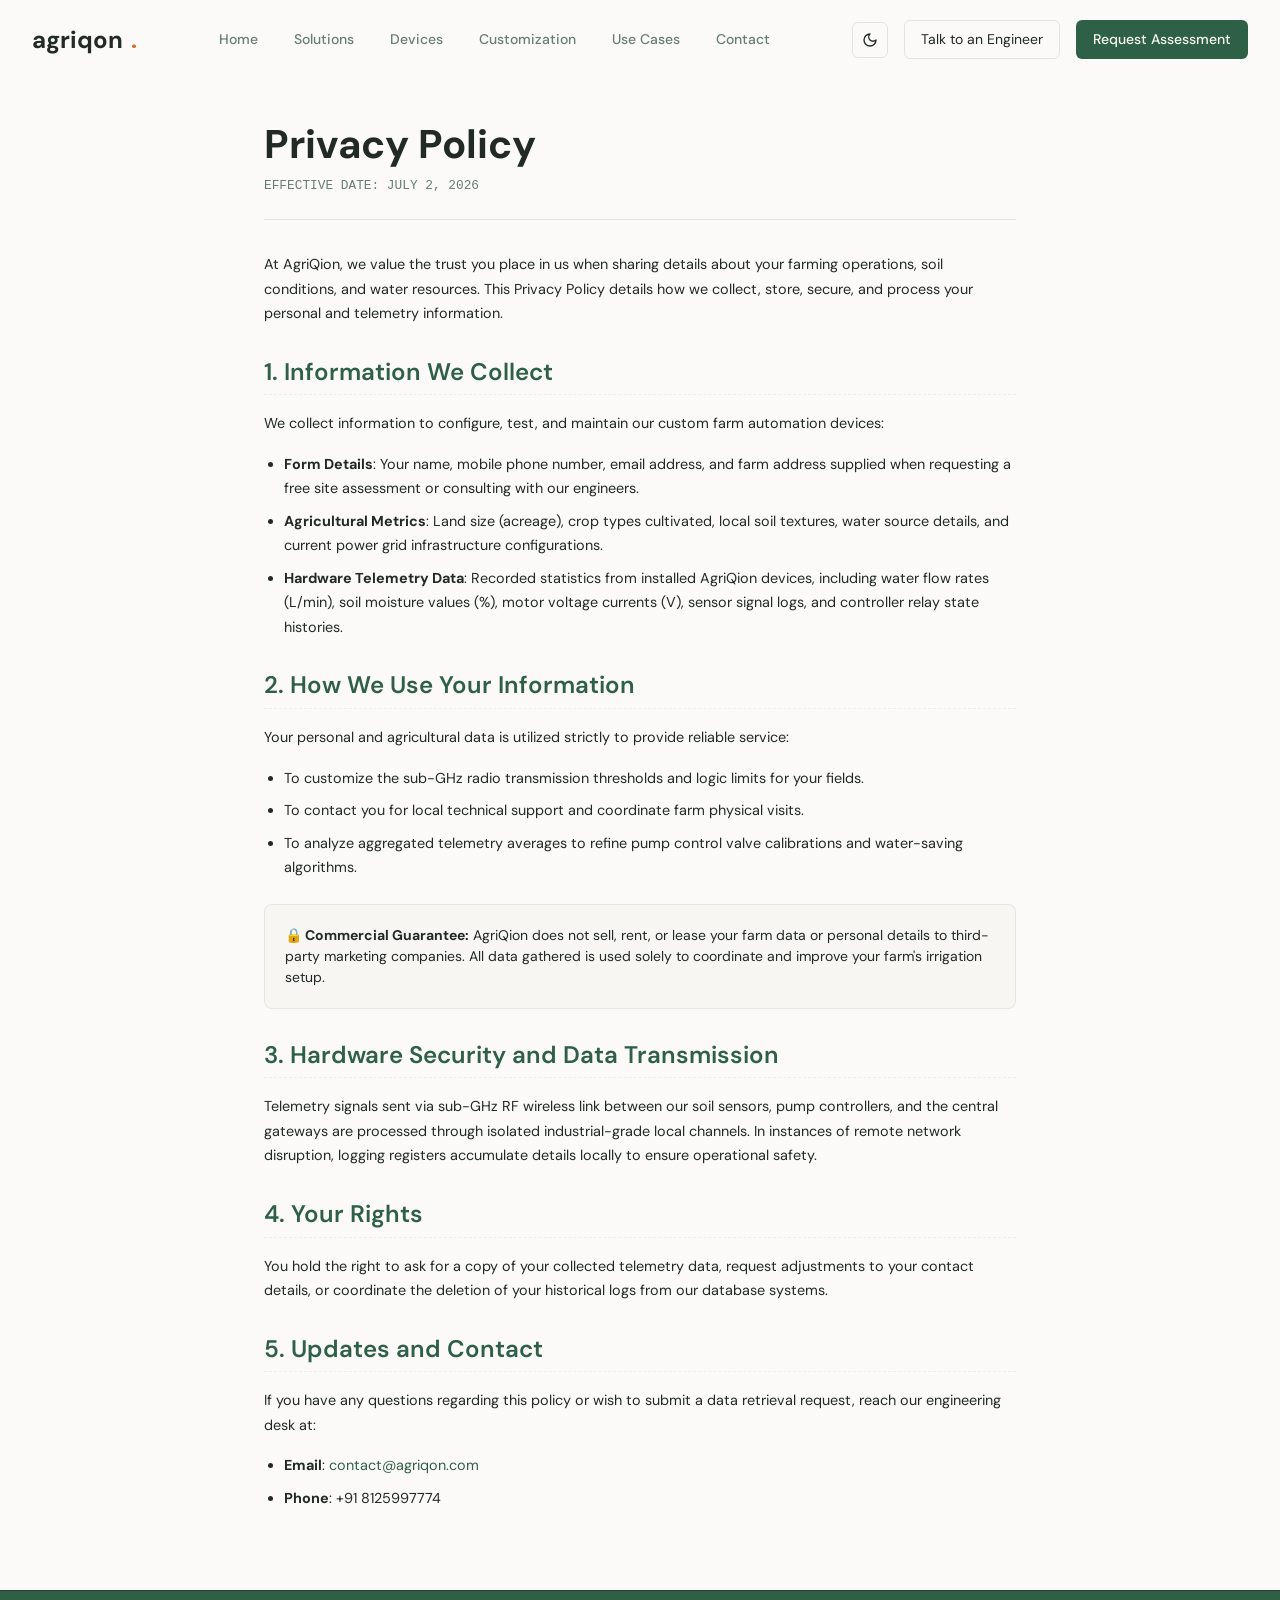
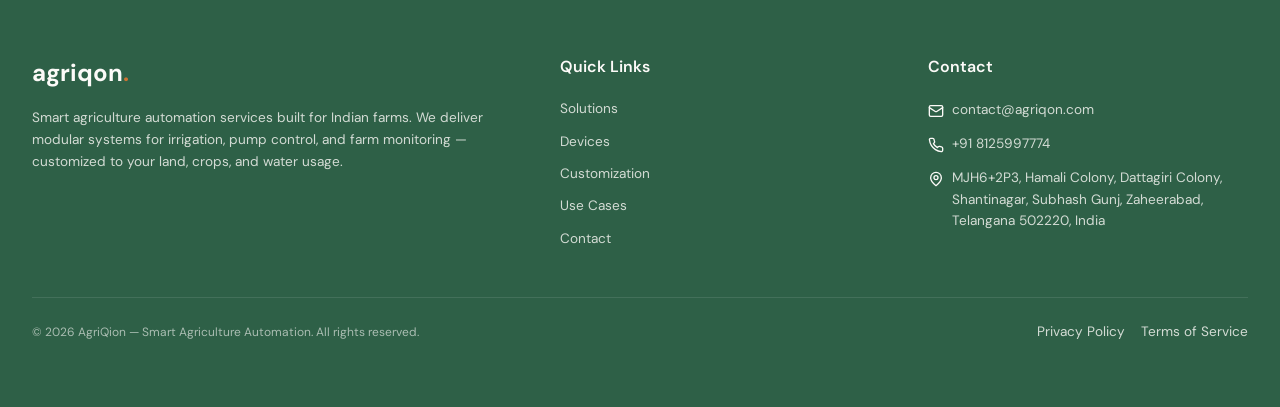
<file: privacy.html>
<!DOCTYPE html>
<html lang="en">
<head>
  <meta charset="UTF-8">
  <meta name="viewport" content="width=device-width, initial-scale=1.0">
  <title>Privacy Policy - AgriQion Smart Farm Automation</title>
  <meta name="description" content="Read AgriQion's Privacy Policy. Learn how we handle your farm telemetry, contact details, and site assessment data.">
  
  <!-- Semantic SEO Meta Tags -->
  <link rel="canonical" href="https://www.agriqon.com/privacy.html">
  
  <!-- Open Graph / Facebook -->
  <meta property="og:type" content="website">
  <meta property="og:url" content="https://www.agriqon.com/privacy.html">
  <meta property="og:title" content="Privacy Policy - AgriQion Smart Farm Automation">
  <meta property="og:description" content="Read AgriQion's Privacy Policy. Learn how we handle your farm telemetry, contact details, and site assessment data.">
  <meta property="og:image" content="https://www.agriqon.com/assets/medium-farm.png">
  <meta property="og:site_name" content="AgriQion">

  <!-- Twitter -->
  <meta name="twitter:card" content="summary_large_image">
  <meta name="twitter:url" content="https://www.agriqon.com/privacy.html">
  <meta name="twitter:title" content="Privacy Policy - AgriQion Smart Farm Automation">
  <meta name="twitter:description" content="Read AgriQion's Privacy Policy. Learn how we handle your farm telemetry, contact details, and site assessment data.">
  <meta name="twitter:image" content="https://www.agriqon.com/assets/medium-farm.png">

  <link rel="stylesheet" href="style.83bb6822.css">
  <link rel="icon" href="favicon.ico" type="image/x-icon">
  <style>
    .compliance-container {
      max-width: 800px;
      margin: 120px auto 80px auto;
      padding: 0 24px;
    }
    
    .compliance-header {
      border-bottom: 1px solid hsl(var(--border));
      padding-bottom: 24px;
      margin-bottom: 32px;
    }
    
    .compliance-title {
      font-size: 2.5rem;
      font-weight: 700;
      color: hsl(var(--foreground));
      margin-bottom: 8px;
    }
    
    .compliance-date {
      font-family: SFMono-Regular, monospace;
      font-size: 0.8rem;
      color: hsl(var(--muted-foreground));
    }
    
    .compliance-section {
      margin-bottom: 32px;
    }
    
    .compliance-h2 {
      font-size: 1.5rem;
      font-weight: 600;
      color: hsl(var(--primary));
      margin-bottom: 16px;
      border-bottom: 1px dashed hsl(var(--border) / 0.5);
      padding-bottom: 8px;
    }
    
    .compliance-text {
      color: hsl(var(--foreground));
      line-height: 1.7;
      margin-bottom: 16px;
      font-size: 0.9rem;
    }
    
    .compliance-list {
      margin-left: 20px;
      margin-bottom: 16px;
      line-height: 1.7;
      font-size: 0.9rem;
      color: hsl(var(--foreground));
    }
    
    .compliance-list li {
      margin-bottom: 8px;
    }
    
    .compliance-card {
      background-color: hsl(var(--muted) / 0.5);
      border: 1px solid hsl(var(--border) / 0.8);
      border-radius: 8px;
      padding: 20px;
      margin: 24px 0;
    }
  </style>
</head>
<body>

  <!-- Navigation Header -->
  <header class="nav-header scrolled" id="header">
    <div class="container nav-container">
      <a href="index.html" class="logo-link">
        agriqon<span class="logo-dot">.</span>
      </a>
      
      <!-- Desktop Menu -->
      <nav class="nav-menu">
        <a href="index.html" class="nav-link">Home</a>
        <a href="solutions.html" class="nav-link">Solutions</a>
        <a href="devices.html" class="nav-link">Devices</a>
        <a href="customization.html" class="nav-link">Customization</a>
        <a href="use-cases.html" class="nav-link">Use Cases</a>
        <a href="contact.html" class="nav-link">Contact</a>
      </nav>

      <div class="nav-actions">
        <!-- Theme Toggle Button -->
        <button class="theme-toggle-btn" aria-label="Toggle Theme" id="theme-toggle">
          <svg class="sun-icon" viewBox="0 0 24 24" fill="none" stroke="currentColor" stroke-width="2" stroke-linecap="round" stroke-linejoin="round">
            <circle cx="12" cy="12" r="4"></circle>
            <path d="M12 2v2"></path>
            <path d="M12 20v2"></path>
            <path d="m4.93 4.93 1.41 1.41"></path>
            <path d="m17.66 17.66 1.41 1.41"></path>
            <path d="M2 12h2"></path>
            <path d="M20 12h2"></path>
            <path d="m6.34 17.66-1.41 1.41"></path>
            <path d="m19.07 4.93-1.41 1.41"></path>
          </svg>
          <svg class="moon-icon" viewBox="0 0 24 24" fill="none" stroke="currentColor" stroke-width="2" stroke-linecap="round" stroke-linejoin="round">
            <path d="M12 3a6 6 0 0 0 9 9 9 9 0 1 1-9-9Z"></path>
          </svg>
        </button>

        <a href="#talk-to-engineer" class="btn-ghost btn-talk-engineer">Talk to an Engineer</a>
        <a href="contact.html" class="btn-primary">Request Assessment</a>
        
        <!-- Mobile hamburger menu -->
        <button class="mobile-nav-toggle" aria-label="Toggle Mobile Menu">
          <svg xmlns="http://www.w3.org/2000/svg" width="24" height="24" viewBox="0 0 24 24" fill="none" stroke="currentColor" stroke-width="2" stroke-linecap="round" stroke-linejoin="round" class="lucide lucide-menu"><line x1="4" x2="20" y1="12" y2="12"></line><line x1="4" x2="20" y1="6" y2="6"></line><line x1="4" x2="20" y1="18" y2="18"></line></svg>
        </button>
      </div>
    </div>
  </header>

  <!-- Mobile Nav Overlay -->
  <div class="mobile-nav-overlay"></div>

  <!-- Mobile Nav Drawer -->
  <div class="mobile-nav-drawer">
    <div style="display: flex; justify-content: space-between; align-items: center; margin-bottom: 24px;">
      <span style="font-family: 'DM Sans', sans-serif; font-weight: 700; font-size: 1.25rem;">Navigation</span>
      <button class="mobile-nav-toggle" style="background: none; border: none; cursor: pointer; color: inherit;">
        <svg xmlns="http://www.w3.org/2000/svg" width="24" height="24" viewBox="0 0 24 24" fill="none" stroke="currentColor" stroke-width="2" stroke-linecap="round" stroke-linejoin="round" class="lucide lucide-x"><line x1="18" x2="6" y1="6" y2="18"></line><line x1="6" x2="18" y1="6" y2="18"></line></svg>
      </button>
    </div>
    <div class="mobile-nav-menu">
      <a href="index.html" class="nav-link">Home</a>
      <a href="solutions.html" class="nav-link">Solutions</a>
      <a href="devices.html" class="nav-link">Devices</a>
      <a href="customization.html" class="nav-link">Customization</a>
      <a href="use-cases.html" class="nav-link">Use Cases</a>
      <a href="contact.html" class="nav-link">Contact</a>
    </div>
    <a href="#talk-to-engineer" class="btn-primary" style="margin-top: auto; text-align: center;">Talk to an Engineer</a>
  </div>

  <!-- Main compliance text -->
  <main class="compliance-container">
    <div class="compliance-header">
      <h1 class="compliance-title">Privacy Policy</h1>
      <div class="compliance-date">EFFECTIVE DATE: JULY 2, 2026</div>
    </div>

    <div class="compliance-section">
      <p class="compliance-text">
        At AgriQion, we value the trust you place in us when sharing details about your farming operations, soil conditions, and water resources. This Privacy Policy details how we collect, store, secure, and process your personal and telemetry information.
      </p>
    </div>

    <div class="compliance-section">
      <h2 class="compliance-h2">1. Information We Collect</h2>
      <p class="compliance-text">We collect information to configure, test, and maintain our custom farm automation devices:</p>
      <ul class="compliance-list">
        <li><strong>Form Details</strong>: Your name, mobile phone number, email address, and farm address supplied when requesting a free site assessment or consulting with our engineers.</li>
        <li><strong>Agricultural Metrics</strong>: Land size (acreage), crop types cultivated, local soil textures, water source details, and current power grid infrastructure configurations.</li>
        <li><strong>Hardware Telemetry Data</strong>: Recorded statistics from installed AgriQion devices, including water flow rates (L/min), soil moisture values (%), motor voltage currents (V), sensor signal logs, and controller relay state histories.</li>
      </ul>
    </div>

    <div class="compliance-section">
      <h2 class="compliance-h2">2. How We Use Your Information</h2>
      <p class="compliance-text">Your personal and agricultural data is utilized strictly to provide reliable service:</p>
      <ul class="compliance-list">
        <li>To customize the sub-GHz radio transmission thresholds and logic limits for your fields.</li>
        <li>To contact you for local technical support and coordinate farm physical visits.</li>
        <li>To analyze aggregated telemetry averages to refine pump control valve calibrations and water-saving algorithms.</li>
      </ul>
      <div class="compliance-card">
        <strong>🔒 Commercial Guarantee:</strong> AgriQion does not sell, rent, or lease your farm data or personal details to third-party marketing companies. All data gathered is used solely to coordinate and improve your farm's irrigation setup.
      </div>
    </div>

    <div class="compliance-section">
      <h2 class="compliance-h2">3. Hardware Security and Data Transmission</h2>
      <p class="compliance-text">
        Telemetry signals sent via sub-GHz RF wireless link between our soil sensors, pump controllers, and the central gateways are processed through isolated industrial-grade local channels. In instances of remote network disruption, logging registers accumulate details locally to ensure operational safety.
      </p>
    </div>

    <div class="compliance-section">
      <h2 class="compliance-h2">4. Your Rights</h2>
      <p class="compliance-text">
        You hold the right to ask for a copy of your collected telemetry data, request adjustments to your contact details, or coordinate the deletion of your historical logs from our database systems.
      </p>
    </div>

    <div class="compliance-section">
      <h2 class="compliance-h2">5. Updates and Contact</h2>
      <p class="compliance-text">
        If you have any questions regarding this policy or wish to submit a data retrieval request, reach our engineering desk at:
      </p>
      <ul class="compliance-list">
        <li><strong>Email</strong>: <a href="mailto:contact@agriqon.com" style="color: hsl(var(--primary)); text-decoration: none;">contact@agriqon.com</a></li>
        <li><strong>Phone</strong>: +91 8125997774</li>
      </ul>
    </div>
  </main>

  <!-- Footer -->
  <footer class="site-footer">
    <div class="container">
      <div class="footer-grid">
        <!-- Brand -->
        <div class="footer-brand">
          <a href="index.html" class="footer-logo">
            agriqon<span style="color: hsl(var(--accent));">.</span>
          </a>
          <p class="footer-desc">
            Smart agriculture automation services built for Indian farms. We deliver modular systems for irrigation, pump control, and farm monitoring — customized to your land, crops, and water usage.
          </p>
        </div>

        <!-- Links -->
        <div class="footer-nav">
          <span class="footer-title">Quick Links</span>
          <a href="solutions.html" class="footer-link">Solutions</a>
          <a href="devices.html" class="footer-link">Devices</a>
          <a href="customization.html" class="footer-link">Customization</a>
          <a href="use-cases.html" class="footer-link">Use Cases</a>
          <a href="contact.html" class="footer-link">Contact</a>
        </div>

        <!-- Contact info -->
        <div class="footer-contact">
          <span class="footer-title">Contact</span>
          <div class="footer-contact-item">
            <svg class="footer-contact-icon" xmlns="http://www.w3.org/2000/svg" width="16" height="16" viewBox="0 0 24 24" fill="none" stroke="currentColor" stroke-width="2" stroke-linecap="round" stroke-linejoin="round"><rect width="20" height="16" x="2" y="4" rx="2"></rect><path d="m22 7-8.97 5.7a1.94 1.94 0 0 1-2.06 0L2 7"></path></svg>
            <a href="mailto:contact@agriqon.com" class="footer-link">contact@agriqon.com</a>
          </div>
          <div class="footer-contact-item">
            <svg class="footer-contact-icon" xmlns="http://www.w3.org/2000/svg" width="16" height="16" viewBox="0 0 24 24" fill="none" stroke="currentColor" stroke-width="2" stroke-linecap="round" stroke-linejoin="round"><path d="M22 16.92v3a2 2 0 0 1-2.18 2 19.79 19.79 0 0 1-8.63-3.07 19.5 19.5 0 0 1-6-6 19.79 19.79 0 0 1-3.07-8.67A2 2 0 0 1 4.11 2h3a2 2 0 0 1 2 1.72 12.84 12.84 0 0 0 .7 2.81 2 2 0 0 1-.45 2.11L8.09 9.91a16 16 0 0 0 6 6l1.27-1.27a2 2 0 0 1 2.11-.45 12.84 12.84 0 0 0 2.81.7A2 2 0 0 1 22 16.92z"></path></svg>
            <span>+91 8125997774</span>
          </div>
          <div class="footer-contact-item">
            <svg class="footer-contact-icon" xmlns="http://www.w3.org/2000/svg" width="16" height="16" viewBox="0 0 24 24" fill="none" stroke="currentColor" stroke-width="2" stroke-linecap="round" stroke-linejoin="round"><path d="M20 10c0 6-8 12-8 12s-8-6-8-12a8 8 0 0 1 16 0Z"></path><circle cx="12" cy="10" r="3"></circle></svg>
            <a href="https://www.google.com/maps/search/?api=1&query=MJH6%2B2P3%2C+Hamali+Colony%2C+Zaheerabad%2C+Telangana+502220%2C+India" target="_blank" rel="noopener noreferrer" class="footer-link">MJH6+2P3, Hamali Colony, Dattagiri Colony, Shantinagar, Subhash Gunj, Zaheerabad, Telangana 502220, India</a>
          </div>
        </div>
      </div>

      <div class="footer-bottom">
        <span>&copy; 2026 AgriQion — Smart Agriculture Automation. All rights reserved.</span>
        <div class="footer-bottom-links">
          <a href="privacy.html" class="footer-link">Privacy Policy</a>
          <a href="terms.html" class="footer-link">Terms of Service</a>
        </div>
      </div>
    </div>
  </footer>

  <script src="script.19772925.js"></script>
</body>
</html>
</file>
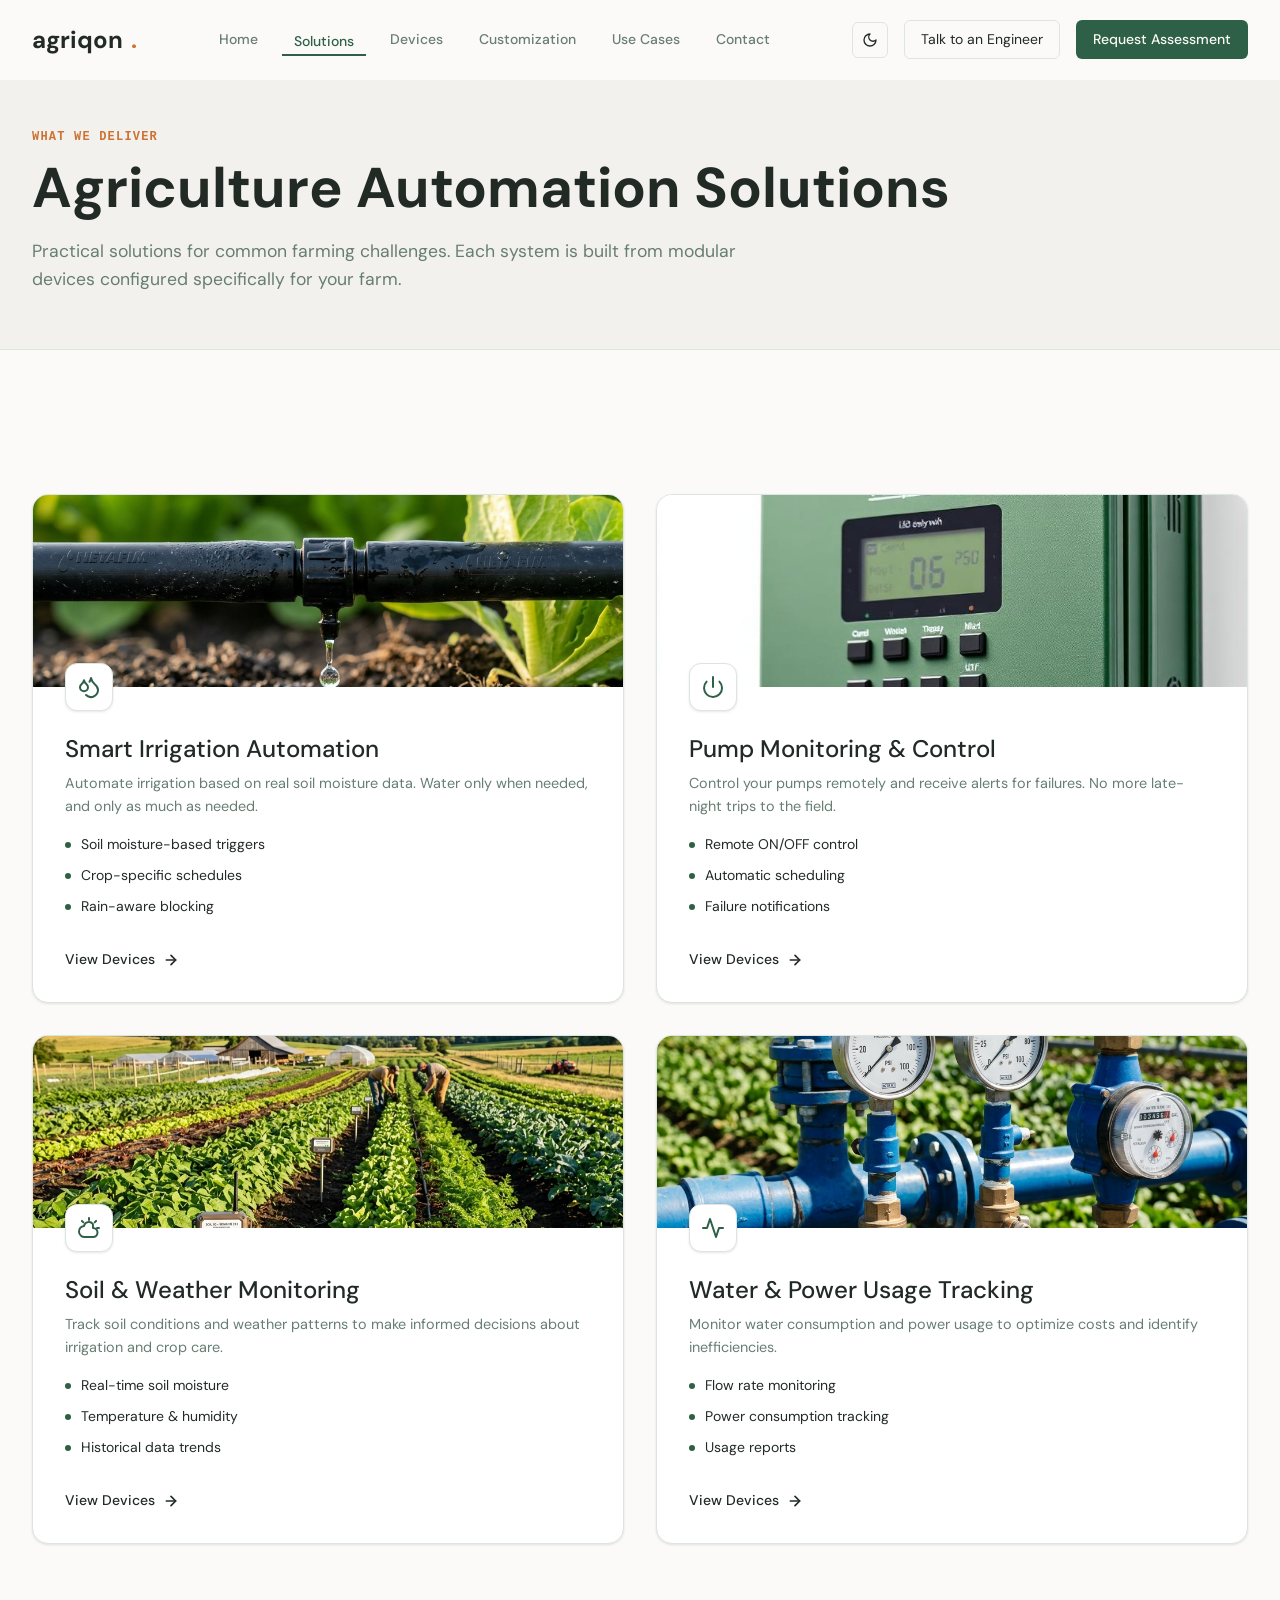
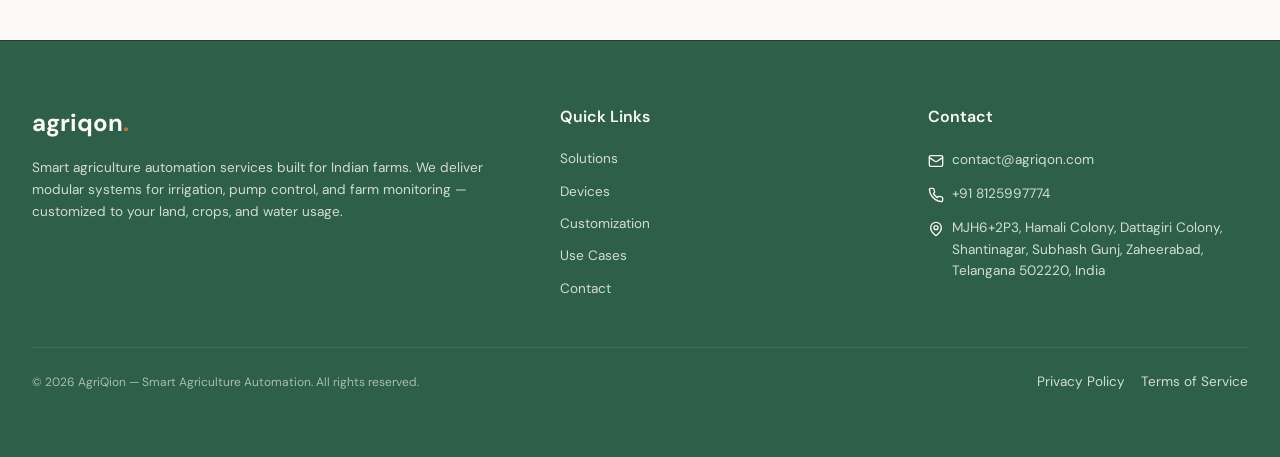
<file: solutions.html>
<!DOCTYPE html>
<html lang="en">
<head>
  <meta charset="UTF-8">
  <meta name="viewport" content="width=device-width, initial-scale=1.0">
  <title>Solutions - AgriQion Smart Agriculture Automation</title>
  <meta name="description" content="Explore AgriQion's practical solutions for smart irrigation, weather monitoring, pump control, and tracking.">
  
  <!-- Semantic SEO Meta Tags -->
  <link rel="canonical" href="https://www.agriqon.com/solutions.html">
  
  <!-- Open Graph / Facebook -->
  <meta property="og:type" content="website">
  <meta property="og:url" content="https://www.agriqon.com/solutions.html">
  <meta property="og:title" content="Solutions - AgriQion Smart Agriculture Automation">
  <meta property="og:description" content="Explore AgriQion's practical solutions for smart irrigation, weather monitoring, pump control, and tracking.">
  <meta property="og:image" content="https://www.agriqon.com/assets/medium-farm.png">
  <meta property="og:site_name" content="AgriQion">

  <!-- Twitter -->
  <meta name="twitter:card" content="summary_large_image">
  <meta name="twitter:url" content="https://www.agriqon.com/solutions.html">
  <meta name="twitter:title" content="Solutions - AgriQion Smart Agriculture Automation">
  <meta name="twitter:description" content="Explore AgriQion's practical solutions for smart irrigation, weather monitoring, pump control, and tracking.">
  <meta name="twitter:image" content="https://www.agriqon.com/assets/medium-farm.png">

  <link rel="stylesheet" href="style.83bb6822.css">
  <link rel="icon" href="favicon.ico" type="image/x-icon">
</head>
<body>

  <!-- Navigation Header -->
  <header class="nav-header scrolled" id="header">
    <div class="container nav-container">
      <a href="index.html" class="logo-link">
        agriqon<span class="logo-dot">.</span>
      </a>
      
      <!-- Desktop Menu -->
      <nav class="nav-menu">
        <a href="index.html" class="nav-link">Home</a>
        <a href="solutions.html" class="nav-link active">Solutions</a>
        <a href="devices.html" class="nav-link">Devices</a>
        <a href="customization.html" class="nav-link">Customization</a>
        <a href="use-cases.html" class="nav-link">Use Cases</a>
        <a href="contact.html" class="nav-link">Contact</a>
      </nav>

      <div class="nav-actions">
        <!-- Theme Toggle Button -->
        <button class="theme-toggle-btn" aria-label="Toggle Theme" id="theme-toggle">
          <svg class="sun-icon" viewBox="0 0 24 24" fill="none" stroke="currentColor" stroke-width="2" stroke-linecap="round" stroke-linejoin="round">
            <circle cx="12" cy="12" r="4"></circle>
            <path d="M12 2v2"></path>
            <path d="M12 20v2"></path>
            <path d="m4.93 4.93 1.41 1.41"></path>
            <path d="m17.66 17.66 1.41 1.41"></path>
            <path d="M2 12h2"></path>
            <path d="M20 12h2"></path>
            <path d="m6.34 17.66-1.41 1.41"></path>
            <path d="m19.07 4.93-1.41 1.41"></path>
          </svg>
          <svg class="moon-icon" viewBox="0 0 24 24" fill="none" stroke="currentColor" stroke-width="2" stroke-linecap="round" stroke-linejoin="round">
            <path d="M12 3a6 6 0 0 0 9 9 9 9 0 1 1-9-9Z"></path>
          </svg>
        </button>

        <a href="#talk-to-engineer" class="btn-ghost btn-talk-engineer">Talk to an Engineer</a>
        <a href="contact.html" class="btn-primary">Request Assessment</a>
        
        <button class="mobile-nav-toggle" aria-label="Toggle Mobile Menu">
          <svg xmlns="http://www.w3.org/2000/svg" width="24" height="24" viewBox="0 0 24 24" fill="none" stroke="currentColor" stroke-width="2" stroke-linecap="round" stroke-linejoin="round" class="lucide lucide-menu"><line x1="4" x2="20" y1="12" y2="12"></line><line x1="4" x2="20" y1="6" y2="6"></line><line x1="4" x2="20" y1="18" y2="18"></line></svg>
        </button>
      </div>
    </div>
  </header>

  <!-- Mobile Nav Overlay -->
  <div class="mobile-nav-overlay"></div>

  <!-- Mobile Nav Drawer -->
  <div class="mobile-nav-drawer">
    <div style="display: flex; justify-content: space-between; align-items: center; margin-bottom: 24px;">
      <span style="font-family: 'DM Sans', sans-serif; font-weight: 700; font-size: 1.25rem;">Navigation</span>
      <button class="mobile-nav-toggle" style="background: none; border: none; cursor: pointer; color: inherit;">
        <svg xmlns="http://www.w3.org/2000/svg" width="24" height="24" viewBox="0 0 24 24" fill="none" stroke="currentColor" stroke-width="2" stroke-linecap="round" stroke-linejoin="round" class="lucide lucide-x"><line x1="18" x2="6" y1="6" y2="18"></line><line x1="6" x2="18" y1="6" y2="18"></line></svg>
      </button>
    </div>
    <div class="mobile-nav-menu">
      <a href="index.html" class="nav-link">Home</a>
      <a href="solutions.html" class="nav-link active">Solutions</a>
      <a href="devices.html" class="nav-link">Devices</a>
      <a href="customization.html" class="nav-link">Customization</a>
      <a href="use-cases.html" class="nav-link">Use Cases</a>
      <a href="contact.html" class="nav-link">Contact</a>
    </div>
    <a href="#talk-to-engineer" class="btn-primary" style="margin-top: auto; text-align: center;">Talk to an Engineer</a>
  </div>

  <!-- Main Content -->
  <main class="main-content">
    
    <!-- Intro Section -->
    <section class="detail-intro-section">
      <div class="container reveal">
        <span class="section-subtitle">What We Deliver</span>
        <h1 style="font-size: 3.5rem; font-weight: 700; margin-bottom: 16px;">Agriculture Automation Solutions</h1>
        <p style="color: hsl(var(--muted-foreground)); font-size: 1.1rem; max-width: 720px; line-height: 1.6;">
          Practical solutions for common farming challenges. Each system is built from modular devices configured specifically for your farm.
        </p>
      </div>
    </section>

    <!-- Solutions List Section -->
    <section class="section-padding">
      <div class="container">
        <div class="solution-grid">
          
          <!-- Solution 1: Smart Irrigation Automation -->
          <div class="solution-card reveal">
            <div class="solution-card-image-wrapper">
              <img src="assets/drip-irrigation.png" alt="Smart Irrigation Automation" class="solution-card-image">
            </div>
            <div class="solution-card-content">
              <div class="solution-card-icon-container">
                <div class="solution-card-icon-wrapper">
                  <svg xmlns="http://www.w3.org/2000/svg" width="24" height="24" viewBox="0 0 24 24" fill="none" stroke="currentColor" stroke-width="2" stroke-linecap="round" stroke-linejoin="round" class="lucide lucide-droplet"><path d="M7 16.3c2.2 0 4-1.83 4-4.05 0-1.16-.57-2.26-1.71-3.19S7.29 6.75 7 5.3c-.29 1.45-1.14 2.84-2.29 3.76S3 11.1 3 12.25c0 2.22 1.8 4.05 4 4.05z"></path><path d="M12.56 6.6A10.97 10.97 0 0 0 14 3.02c.5 2.5 2 4.9 4 6.5s3 3.5 3 5.5a6.98 6.98 0 0 1-11.91 4.97"></path></svg>
                </div>
              </div>
              <div>
                <h2 class="solution-card-title">Smart Irrigation Automation</h2>
                <p class="solution-card-desc">
                  Automate irrigation based on real soil moisture data. Water only when needed, and only as much as needed.
                </p>
                <ul class="solution-bullet-list">
                  <li class="solution-bullet-item">
                    <span class="solution-bullet-dot"></span>
                    <span>Soil moisture-based triggers</span>
                  </li>
                  <li class="solution-bullet-item">
                    <span class="solution-bullet-dot"></span>
                    <span>Crop-specific schedules</span>
                  </li>
                  <li class="solution-bullet-item">
                    <span class="solution-bullet-dot"></span>
                    <span>Rain-aware blocking</span>
                  </li>
                </ul>
              </div>
              <a href="devices.html" class="solution-card-link">
                <span>View Devices</span>
                <svg xmlns="http://www.w3.org/2000/svg" width="16" height="16" viewBox="0 0 24 24" fill="none" stroke="currentColor" stroke-width="2.5" stroke-linecap="round" stroke-linejoin="round" class="lucide lucide-arrow-right"><line x1="5" y1="12" x2="19" y2="12"></line><polyline points="12 5 19 12 12 19"></polyline></svg>
              </a>
            </div>
          </div>

          <!-- Solution 2: Pump Monitoring & Control -->
          <div class="solution-card reveal reveal-delay-1">
            <div class="solution-card-image-wrapper">
              <img src="assets/device-pump-controller.jpg" alt="Pump Monitoring & Control" class="solution-card-image">
            </div>
            <div class="solution-card-content">
              <div class="solution-card-icon-container">
                <div class="solution-card-icon-wrapper">
                  <svg xmlns="http://www.w3.org/2000/svg" width="24" height="24" viewBox="0 0 24 24" fill="none" stroke="currentColor" stroke-width="2" stroke-linecap="round" stroke-linejoin="round" class="lucide lucide-power"><path d="M12 2v10"></path><path d="M18.4 6.6a9 9 0 1 1-12.77.04"></path></svg>
                </div>
              </div>
              <div>
                <h2 class="solution-card-title">Pump Monitoring & Control</h2>
                <p class="solution-card-desc">
                  Control your pumps remotely and receive alerts for failures. No more late-night trips to the field.
                </p>
                <ul class="solution-bullet-list">
                  <li class="solution-bullet-item">
                    <span class="solution-bullet-dot"></span>
                    <span>Remote ON/OFF control</span>
                  </li>
                  <li class="solution-bullet-item">
                    <span class="solution-bullet-dot"></span>
                    <span>Automatic scheduling</span>
                  </li>
                  <li class="solution-bullet-item">
                    <span class="solution-bullet-dot"></span>
                    <span>Failure notifications</span>
                  </li>
                </ul>
              </div>
              <a href="devices.html" class="solution-card-link">
                <span>View Devices</span>
                <svg xmlns="http://www.w3.org/2000/svg" width="16" height="16" viewBox="0 0 24 24" fill="none" stroke="currentColor" stroke-width="2.5" stroke-linecap="round" stroke-linejoin="round" class="lucide lucide-arrow-right"><line x1="5" y1="12" x2="19" y2="12"></line><polyline points="12 5 19 12 12 19"></polyline></svg>
              </a>
            </div>
          </div>

          <!-- Solution 3: Soil & Weather Monitoring -->
          <div class="solution-card reveal">
            <div class="solution-card-image-wrapper">
              <img src="assets/small-farm.png" alt="Soil & Weather Monitoring" class="solution-card-image">
            </div>
            <div class="solution-card-content">
              <div class="solution-card-icon-container">
                <div class="solution-card-icon-wrapper">
                  <svg xmlns="http://www.w3.org/2000/svg" width="24" height="24" viewBox="0 0 24 24" fill="none" stroke="currentColor" stroke-width="2" stroke-linecap="round" stroke-linejoin="round" class="lucide lucide-cloud-sun"><path d="M12 2v2"></path><path d="m4.93 4.93 1.41 1.41"></path><path d="M20 12h2"></path><path d="m19.07 4.93-1.41 1.41"></path><path d="M15.9 8a5 5 0 0 0-8.9 2A5.5 5.5 0 0 0 8 21h8a4.5 4.5 0 0 0 0-9Z"></path></svg>
                </div>
              </div>
              <div>
                <h2 class="solution-card-title">Soil & Weather Monitoring</h2>
                <p class="solution-card-desc">
                  Track soil conditions and weather patterns to make informed decisions about irrigation and crop care.
                </p>
                <ul class="solution-bullet-list">
                  <li class="solution-bullet-item">
                    <span class="solution-bullet-dot"></span>
                    <span>Real-time soil moisture</span>
                  </li>
                  <li class="solution-bullet-item">
                    <span class="solution-bullet-dot"></span>
                    <span>Temperature & humidity</span>
                  </li>
                  <li class="solution-bullet-item">
                    <span class="solution-bullet-dot"></span>
                    <span>Historical data trends</span>
                  </li>
                </ul>
              </div>
              <a href="devices.html" class="solution-card-link">
                <span>View Devices</span>
                <svg xmlns="http://www.w3.org/2000/svg" width="16" height="16" viewBox="0 0 24 24" fill="none" stroke="currentColor" stroke-width="2.5" stroke-linecap="round" stroke-linejoin="round" class="lucide lucide-arrow-right"><line x1="5" y1="12" x2="19" y2="12"></line><polyline points="12 5 19 12 12 19"></polyline></svg>
              </a>
            </div>
          </div>

          <!-- Solution 4: Water & Power Usage Tracking -->
          <div class="solution-card reveal reveal-delay-1">
            <div class="solution-card-image-wrapper">
              <img src="assets/pressure-gauge.png" alt="Water & Power Usage Tracking" class="solution-card-image">
            </div>
            <div class="solution-card-content">
              <div class="solution-card-icon-container">
                <div class="solution-card-icon-wrapper">
                  <svg xmlns="http://www.w3.org/2000/svg" width="24" height="24" viewBox="0 0 24 24" fill="none" stroke="currentColor" stroke-width="2" stroke-linecap="round" stroke-linejoin="round" class="lucide lucide-activity"><path d="M22 12h-4l-3 9L9 3l-3 9H2"></path></svg>
                </div>
              </div>
              <div>
                <h2 class="solution-card-title">Water & Power Usage Tracking</h2>
                <p class="solution-card-desc">
                  Monitor water consumption and power usage to optimize costs and identify inefficiencies.
                </p>
                <ul class="solution-bullet-list">
                  <li class="solution-bullet-item">
                    <span class="solution-bullet-dot"></span>
                    <span>Flow rate monitoring</span>
                  </li>
                  <li class="solution-bullet-item">
                    <span class="solution-bullet-dot"></span>
                    <span>Power consumption tracking</span>
                  </li>
                  <li class="solution-bullet-item">
                    <span class="solution-bullet-dot"></span>
                    <span>Usage reports</span>
                  </li>
                </ul>
              </div>
              <a href="devices.html" class="solution-card-link">
                <span>View Devices</span>
                <svg xmlns="http://www.w3.org/2000/svg" width="16" height="16" viewBox="0 0 24 24" fill="none" stroke="currentColor" stroke-width="2.5" stroke-linecap="round" stroke-linejoin="round" class="lucide lucide-arrow-right"><line x1="5" y1="12" x2="19" y2="12"></line><polyline points="12 5 19 12 12 19"></polyline></svg>
              </a>
            </div>
          </div>

        </div>
      </div>
    </section>

  </main>

  <!-- Footer -->
  <footer class="site-footer">
    <div class="container">
      <div class="footer-grid">
        <!-- Brand -->
        <div class="footer-brand">
          <a href="index.html" class="footer-logo">
            agriqon<span style="color: hsl(var(--accent));">.</span>
          </a>
          <p class="footer-desc">
            Smart agriculture automation services built for Indian farms. We deliver modular systems for irrigation, pump control, and farm monitoring — customized to your land, crops, and water usage.
          </p>
        </div>

        <!-- Links -->
        <div class="footer-nav">
          <span class="footer-title">Quick Links</span>
          <a href="solutions.html" class="footer-link">Solutions</a>
          <a href="devices.html" class="footer-link">Devices</a>
          <a href="customization.html" class="footer-link">Customization</a>
          <a href="use-cases.html" class="footer-link">Use Cases</a>
          <a href="contact.html" class="footer-link">Contact</a>
        </div>

        <!-- Contact info -->
        <div class="footer-contact">
          <span class="footer-title">Contact</span>
          <div class="footer-contact-item">
            <svg class="footer-contact-icon" xmlns="http://www.w3.org/2000/svg" width="16" height="16" viewBox="0 0 24 24" fill="none" stroke="currentColor" stroke-width="2" stroke-linecap="round" stroke-linejoin="round"><rect width="20" height="16" x="2" y="4" rx="2"></rect><path d="m22 7-8.97 5.7a1.94 1.94 0 0 1-2.06 0L2 7"></path></svg>
            <a href="mailto:contact@agriqon.com" class="footer-link">contact@agriqon.com</a>
          </div>
          <div class="footer-contact-item">
            <svg class="footer-contact-icon" xmlns="http://www.w3.org/2000/svg" width="16" height="16" viewBox="0 0 24 24" fill="none" stroke="currentColor" stroke-width="2" stroke-linecap="round" stroke-linejoin="round"><path d="M22 16.92v3a2 2 0 0 1-2.18 2 19.79 19.79 0 0 1-8.63-3.07 19.5 19.5 0 0 1-6-6 19.79 19.79 0 0 1-3.07-8.67A2 2 0 0 1 4.11 2h3a2 2 0 0 1 2 1.72 12.84 12.84 0 0 0 .7 2.81 2 2 0 0 1-.45 2.11L8.09 9.91a16 16 0 0 0 6 6l1.27-1.27a2 2 0 0 1 2.11-.45 12.84 12.84 0 0 0 2.81.7A2 2 0 0 1 22 16.92z"></path></svg>
            <span>+91 8125997774</span>
          </div>
          <div class="footer-contact-item">
            <svg class="footer-contact-icon" xmlns="http://www.w3.org/2000/svg" width="16" height="16" viewBox="0 0 24 24" fill="none" stroke="currentColor" stroke-width="2" stroke-linecap="round" stroke-linejoin="round"><path d="M20 10c0 6-8 12-8 12s-8-6-8-12a8 8 0 0 1 16 0Z"></path><circle cx="12" cy="10" r="3"></circle></svg>
            <a href="https://www.google.com/maps/search/?api=1&query=MJH6%2B2P3%2C+Hamali+Colony%2C+Zaheerabad%2C+Telangana+502220%2C+India" target="_blank" rel="noopener noreferrer" class="footer-link">MJH6+2P3, Hamali Colony, Dattagiri Colony, Shantinagar, Subhash Gunj, Zaheerabad, Telangana 502220, India</a>
          </div>
        </div>
      </div>

      <div class="footer-bottom">
        <span>&copy; 2026 AgriQion — Smart Agriculture Automation. All rights reserved.</span>
        <div class="footer-bottom-links">
          <a href="privacy.html" class="footer-link">Privacy Policy</a>
          <a href="terms.html" class="footer-link">Terms of Service</a>
        </div>
      </div>
    </div>
  </footer>

  <script src="script.19772925.js"></script>
</body>
</html>
</file>
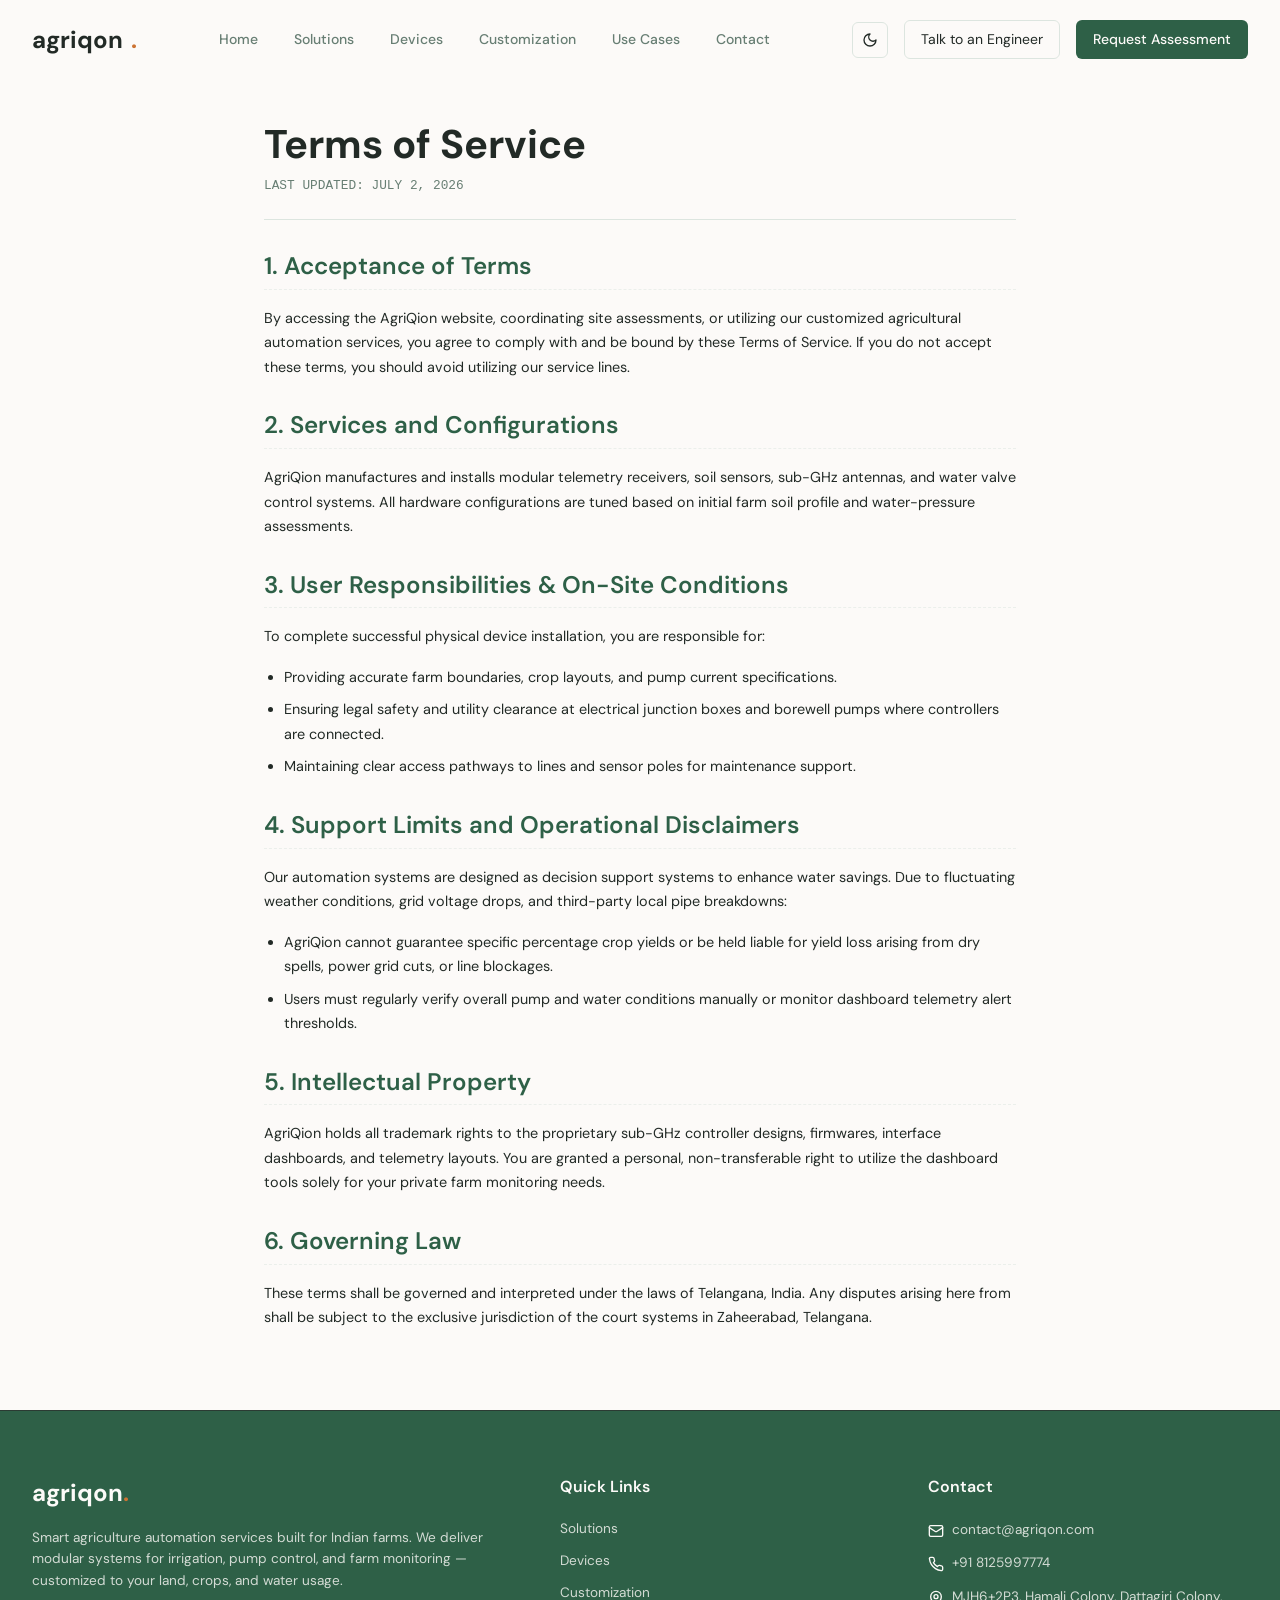
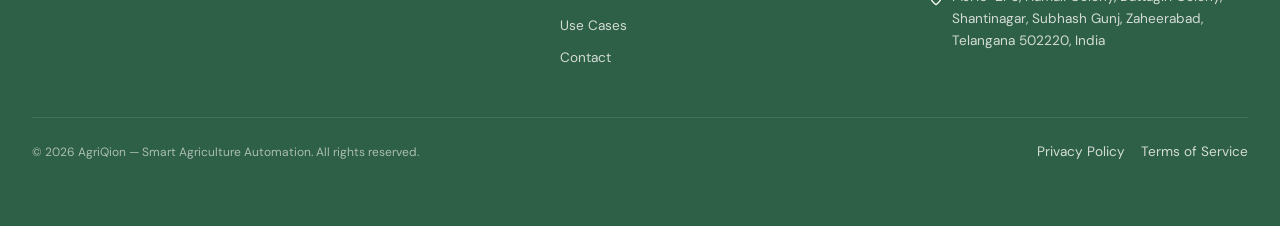
<file: terms.html>
<!DOCTYPE html>
<html lang="en">
<head>
  <meta charset="UTF-8">
  <meta name="viewport" content="width=device-width, initial-scale=1.0">
  <title>Terms of Service - AgriQion Smart Farm Automation</title>
  <meta name="description" content="Read AgriQion's Terms of Service. Review ownership, hardware installation requirements, and support limitations.">
  
  <!-- Semantic SEO Meta Tags -->
  <link rel="canonical" href="https://www.agriqon.com/terms.html">
  
  <!-- Open Graph / Facebook -->
  <meta property="og:type" content="website">
  <meta property="og:url" content="https://www.agriqon.com/terms.html">
  <meta property="og:title" content="Terms of Service - AgriQion Smart Farm Automation">
  <meta property="og:description" content="Read AgriQion's Terms of Service. Review ownership, hardware installation requirements, and support limitations.">
  <meta property="og:image" content="https://www.agriqon.com/assets/medium-farm.png">
  <meta property="og:site_name" content="AgriQion">

  <!-- Twitter -->
  <meta name="twitter:card" content="summary_large_image">
  <meta name="twitter:url" content="https://www.agriqon.com/terms.html">
  <meta name="twitter:title" content="Terms of Service - AgriQion Smart Farm Automation">
  <meta name="twitter:description" content="Read AgriQion's Terms of Service. Review ownership, hardware installation requirements, and support limitations.">
  <meta name="twitter:image" content="https://www.agriqon.com/assets/medium-farm.png">

  <link rel="stylesheet" href="style.83bb6822.css">
  <link rel="icon" href="favicon.ico" type="image/x-icon">
  <style>
    .compliance-container {
      max-width: 800px;
      margin: 120px auto 80px auto;
      padding: 0 24px;
    }
    
    .compliance-header {
      border-bottom: 1px solid hsl(var(--border));
      padding-bottom: 24px;
      margin-bottom: 32px;
    }
    
    .compliance-title {
      font-size: 2.5rem;
      font-weight: 700;
      color: hsl(var(--foreground));
      margin-bottom: 8px;
    }
    
    .compliance-date {
      font-family: SFMono-Regular, monospace;
      font-size: 0.8rem;
      color: hsl(var(--muted-foreground));
    }
    
    .compliance-section {
      margin-bottom: 32px;
    }
    
    .compliance-h2 {
      font-size: 1.5rem;
      font-weight: 600;
      color: hsl(var(--primary));
      margin-bottom: 16px;
      border-bottom: 1px dashed hsl(var(--border) / 0.5);
      padding-bottom: 8px;
    }
    
    .compliance-text {
      color: hsl(var(--foreground));
      line-height: 1.7;
      margin-bottom: 16px;
      font-size: 0.9rem;
    }
    
    .compliance-list {
      margin-left: 20px;
      margin-bottom: 16px;
      line-height: 1.7;
      font-size: 0.9rem;
      color: hsl(var(--foreground));
    }
    
    .compliance-list li {
      margin-bottom: 8px;
    }
  </style>
</head>
<body>

  <!-- Navigation Header -->
  <header class="nav-header scrolled" id="header">
    <div class="container nav-container">
      <a href="index.html" class="logo-link">
        agriqon<span class="logo-dot">.</span>
      </a>
      
      <!-- Desktop Menu -->
      <nav class="nav-menu">
        <a href="index.html" class="nav-link">Home</a>
        <a href="solutions.html" class="nav-link">Solutions</a>
        <a href="devices.html" class="nav-link">Devices</a>
        <a href="customization.html" class="nav-link">Customization</a>
        <a href="use-cases.html" class="nav-link">Use Cases</a>
        <a href="contact.html" class="nav-link">Contact</a>
      </nav>

      <div class="nav-actions">
        <!-- Theme Toggle Button -->
        <button class="theme-toggle-btn" aria-label="Toggle Theme" id="theme-toggle">
          <svg class="sun-icon" viewBox="0 0 24 24" fill="none" stroke="currentColor" stroke-width="2" stroke-linecap="round" stroke-linejoin="round">
            <circle cx="12" cy="12" r="4"></circle>
            <path d="M12 2v2"></path>
            <path d="M12 20v2"></path>
            <path d="m4.93 4.93 1.41 1.41"></path>
            <path d="m17.66 17.66 1.41 1.41"></path>
            <path d="M2 12h2"></path>
            <path d="M20 12h2"></path>
            <path d="m6.34 17.66-1.41 1.41"></path>
            <path d="m19.07 4.93-1.41 1.41"></path>
          </svg>
          <svg class="moon-icon" viewBox="0 0 24 24" fill="none" stroke="currentColor" stroke-width="2" stroke-linecap="round" stroke-linejoin="round">
            <path d="M12 3a6 6 0 0 0 9 9 9 9 0 1 1-9-9Z"></path>
          </svg>
        </button>

        <a href="#talk-to-engineer" class="btn-ghost btn-talk-engineer">Talk to an Engineer</a>
        <a href="contact.html" class="btn-primary">Request Assessment</a>
        
        <!-- Mobile hamburger menu -->
        <button class="mobile-nav-toggle" aria-label="Toggle Mobile Menu">
          <svg xmlns="http://www.w3.org/2000/svg" width="24" height="24" viewBox="0 0 24 24" fill="none" stroke="currentColor" stroke-width="2" stroke-linecap="round" stroke-linejoin="round" class="lucide lucide-menu"><line x1="4" x2="20" y1="12" y2="12"></line><line x1="4" x2="20" y1="6" y2="6"></line><line x1="4" x2="20" y1="18" y2="18"></line></svg>
        </button>
      </div>
    </div>
  </header>

  <!-- Mobile Nav Overlay -->
  <div class="mobile-nav-overlay"></div>

  <!-- Mobile Nav Drawer -->
  <div class="mobile-nav-drawer">
    <div style="display: flex; justify-content: space-between; align-items: center; margin-bottom: 24px;">
      <span style="font-family: 'DM Sans', sans-serif; font-weight: 700; font-size: 1.25rem;">Navigation</span>
      <button class="mobile-nav-toggle" style="background: none; border: none; cursor: pointer; color: inherit;">
        <svg xmlns="http://www.w3.org/2000/svg" width="24" height="24" viewBox="0 0 24 24" fill="none" stroke="currentColor" stroke-width="2" stroke-linecap="round" stroke-linejoin="round" class="lucide lucide-x"><line x1="18" x2="6" y1="6" y2="18"></line><line x1="6" x2="18" y1="6" y2="18"></line></svg>
      </button>
    </div>
    <div class="mobile-nav-menu">
      <a href="index.html" class="nav-link">Home</a>
      <a href="solutions.html" class="nav-link">Solutions</a>
      <a href="devices.html" class="nav-link">Devices</a>
      <a href="customization.html" class="nav-link">Customization</a>
      <a href="use-cases.html" class="nav-link">Use Cases</a>
      <a href="contact.html" class="nav-link">Contact</a>
    </div>
    <a href="#talk-to-engineer" class="btn-primary" style="margin-top: auto; text-align: center;">Talk to an Engineer</a>
  </div>

  <!-- Main compliance text -->
  <main class="compliance-container">
    <div class="compliance-header">
      <h1 class="compliance-title">Terms of Service</h1>
      <div class="compliance-date">LAST UPDATED: JULY 2, 2026</div>
    </div>

    <div class="compliance-section">
      <h2 class="compliance-h2">1. Acceptance of Terms</h2>
      <p class="compliance-text">
        By accessing the AgriQion website, coordinating site assessments, or utilizing our customized agricultural automation services, you agree to comply with and be bound by these Terms of Service. If you do not accept these terms, you should avoid utilizing our service lines.
      </p>
    </div>

    <div class="compliance-section">
      <h2 class="compliance-h2">2. Services and Configurations</h2>
      <p class="compliance-text">
        AgriQion manufactures and installs modular telemetry receivers, soil sensors, sub-GHz antennas, and water valve control systems. All hardware configurations are tuned based on initial farm soil profile and water-pressure assessments.
      </p>
    </div>

    <div class="compliance-section">
      <h2 class="compliance-h2">3. User Responsibilities & On-Site Conditions</h2>
      <p class="compliance-text">
        To complete successful physical device installation, you are responsible for:
      </p>
      <ul class="compliance-list">
        <li>Providing accurate farm boundaries, crop layouts, and pump current specifications.</li>
        <li>Ensuring legal safety and utility clearance at electrical junction boxes and borewell pumps where controllers are connected.</li>
        <li>Maintaining clear access pathways to lines and sensor poles for maintenance support.</li>
      </ul>
    </div>

    <div class="compliance-section">
      <h2 class="compliance-h2">4. Support Limits and Operational Disclaimers</h2>
      <p class="compliance-text">
        Our automation systems are designed as decision support systems to enhance water savings. Due to fluctuating weather conditions, grid voltage drops, and third-party local pipe breakdowns:
      </p>
      <ul class="compliance-list">
        <li>AgriQion cannot guarantee specific percentage crop yields or be held liable for yield loss arising from dry spells, power grid cuts, or line blockages.</li>
        <li>Users must regularly verify overall pump and water conditions manually or monitor dashboard telemetry alert thresholds.</li>
      </ul>
    </div>

    <div class="compliance-section">
      <h2 class="compliance-h2">5. Intellectual Property</h2>
      <p class="compliance-text">
        AgriQion holds all trademark rights to the proprietary sub-GHz controller designs, firmwares, interface dashboards, and telemetry layouts. You are granted a personal, non-transferable right to utilize the dashboard tools solely for your private farm monitoring needs.
      </p>
    </div>

    <div class="compliance-section">
      <h2 class="compliance-h2">6. Governing Law</h2>
      <p class="compliance-text">
        These terms shall be governed and interpreted under the laws of Telangana, India. Any disputes arising here from shall be subject to the exclusive jurisdiction of the court systems in Zaheerabad, Telangana.
      </p>
    </div>
  </main>

  <!-- Footer -->
  <footer class="site-footer">
    <div class="container">
      <div class="footer-grid">
        <!-- Brand -->
        <div class="footer-brand">
          <a href="index.html" class="footer-logo">
            agriqon<span style="color: hsl(var(--accent));">.</span>
          </a>
          <p class="footer-desc">
            Smart agriculture automation services built for Indian farms. We deliver modular systems for irrigation, pump control, and farm monitoring — customized to your land, crops, and water usage.
          </p>
        </div>

        <!-- Links -->
        <div class="footer-nav">
          <span class="footer-title">Quick Links</span>
          <a href="solutions.html" class="footer-link">Solutions</a>
          <a href="devices.html" class="footer-link">Devices</a>
          <a href="customization.html" class="footer-link">Customization</a>
          <a href="use-cases.html" class="footer-link">Use Cases</a>
          <a href="contact.html" class="footer-link">Contact</a>
        </div>

        <!-- Contact info -->
        <div class="footer-contact">
          <span class="footer-title">Contact</span>
          <div class="footer-contact-item">
            <svg class="footer-contact-icon" xmlns="http://www.w3.org/2000/svg" width="16" height="16" viewBox="0 0 24 24" fill="none" stroke="currentColor" stroke-width="2" stroke-linecap="round" stroke-linejoin="round"><rect width="20" height="16" x="2" y="4" rx="2"></rect><path d="m22 7-8.97 5.7a1.94 1.94 0 0 1-2.06 0L2 7"></path></svg>
            <a href="mailto:contact@agriqon.com" class="footer-link">contact@agriqon.com</a>
          </div>
          <div class="footer-contact-item">
            <svg class="footer-contact-icon" xmlns="http://www.w3.org/2000/svg" width="16" height="16" viewBox="0 0 24 24" fill="none" stroke="currentColor" stroke-width="2" stroke-linecap="round" stroke-linejoin="round"><path d="M22 16.92v3a2 2 0 0 1-2.18 2 19.79 19.79 0 0 1-8.63-3.07 19.5 19.5 0 0 1-6-6 19.79 19.79 0 0 1-3.07-8.67A2 2 0 0 1 4.11 2h3a2 2 0 0 1 2 1.72 12.84 12.84 0 0 0 .7 2.81 2 2 0 0 1-.45 2.11L8.09 9.91a16 16 0 0 0 6 6l1.27-1.27a2 2 0 0 1 2.11-.45 12.84 12.84 0 0 0 2.81.7A2 2 0 0 1 22 16.92z"></path></svg>
            <span>+91 8125997774</span>
          </div>
          <div class="footer-contact-item">
            <svg class="footer-contact-icon" xmlns="http://www.w3.org/2000/svg" width="16" height="16" viewBox="0 0 24 24" fill="none" stroke="currentColor" stroke-width="2" stroke-linecap="round" stroke-linejoin="round"><path d="M20 10c0 6-8 12-8 12s-8-6-8-12a8 8 0 0 1 16 0Z"></path><circle cx="12" cy="10" r="3"></circle></svg>
            <a href="https://www.google.com/maps/search/?api=1&query=MJH6%2B2P3%2C+Hamali+Colony%2C+Zaheerabad%2C+Telangana+502220%2C+India" target="_blank" rel="noopener noreferrer" class="footer-link">MJH6+2P3, Hamali Colony, Dattagiri Colony, Shantinagar, Subhash Gunj, Zaheerabad, Telangana 502220, India</a>
          </div>
        </div>
      </div>

      <div class="footer-bottom">
        <span>&copy; 2026 AgriQion — Smart Agriculture Automation. All rights reserved.</span>
        <div class="footer-bottom-links">
          <a href="privacy.html" class="footer-link">Privacy Policy</a>
          <a href="terms.html" class="footer-link">Terms of Service</a>
        </div>
      </div>
    </div>
  </footer>

  <script src="script.19772925.js"></script>
</body>
</html>
</file>
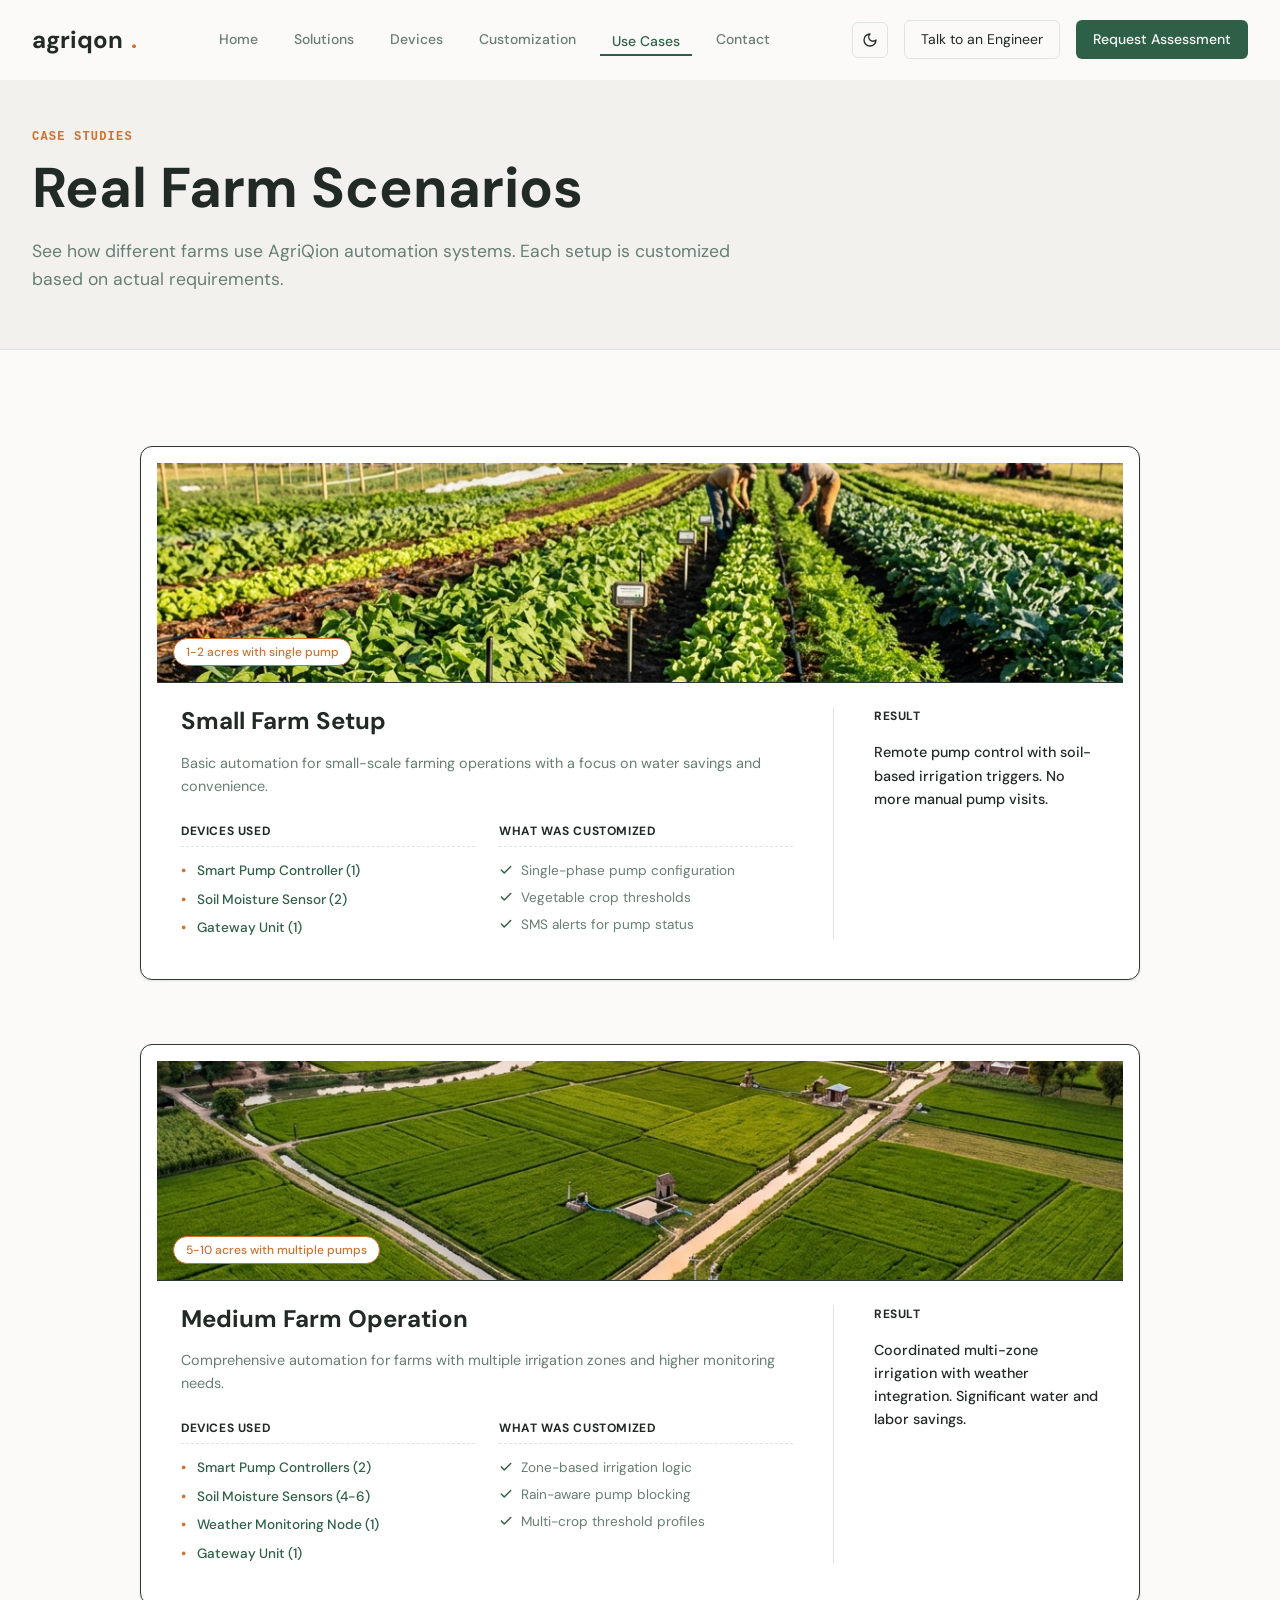
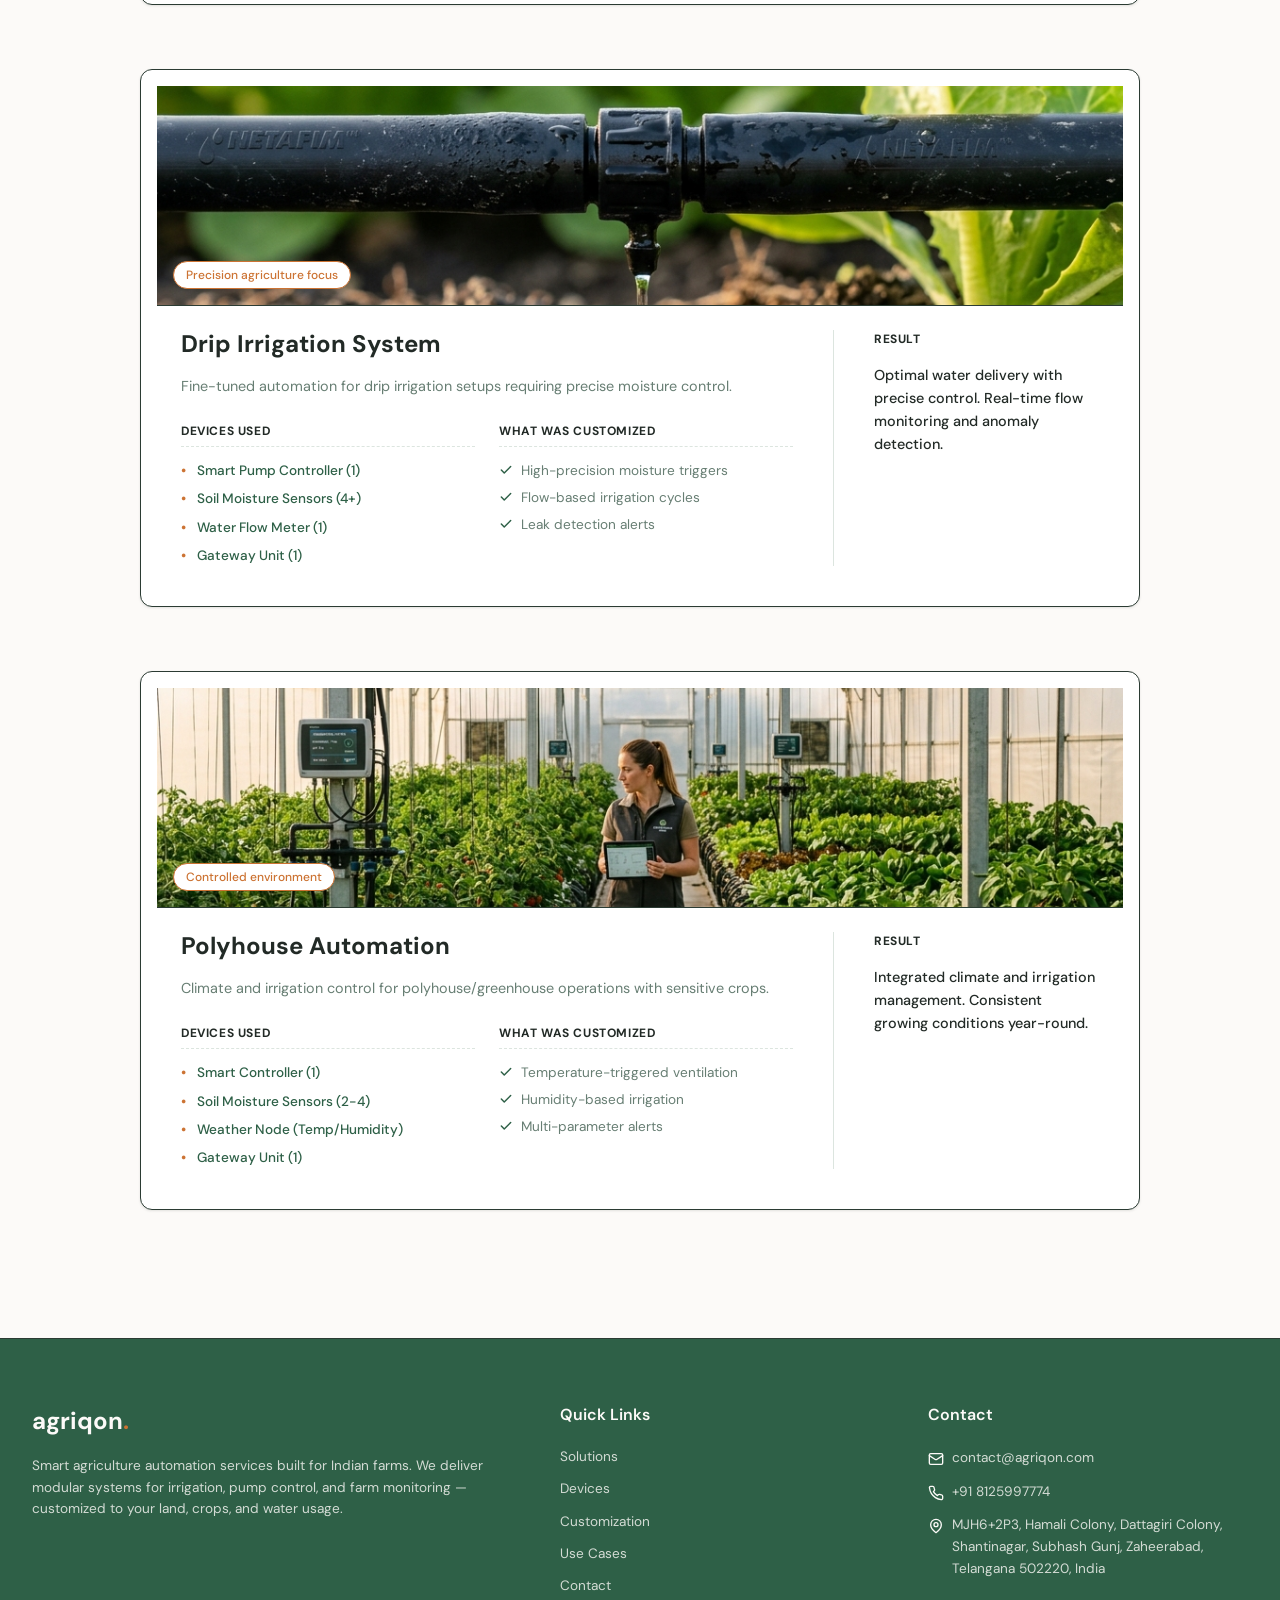
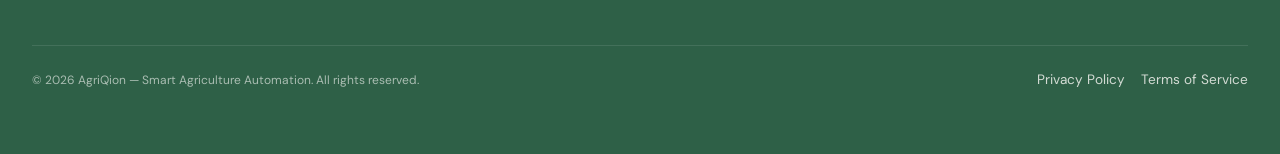
<file: use-cases.html>
<!DOCTYPE html>
<html lang="en">
<head>
  <meta charset="UTF-8">
  <meta name="viewport" content="width=device-width, initial-scale=1.0">
  <title>Use Cases - AgriQion Smart Agriculture Automation</title>
  <meta name="description" content="Explore real farm scenarios using AgriQion automation, from small-scale single pump setups to multi-zone drip and polyhouse climate integration.">
  
  <!-- Semantic SEO Meta Tags -->
  <link rel="canonical" href="https://www.agriqon.com/use-cases.html">
  
  <!-- Open Graph / Facebook -->
  <meta property="og:type" content="website">
  <meta property="og:url" content="https://www.agriqon.com/use-cases.html">
  <meta property="og:title" content="Use Cases - AgriQion Smart Agriculture Automation">
  <meta property="og:description" content="Explore real farm scenarios using AgriQion automation, from small-scale single pump setups to multi-zone drip and polyhouse climate integration.">
  <meta property="og:image" content="https://www.agriqon.com/assets/medium-farm.png">
  <meta property="og:site_name" content="AgriQion">

  <!-- Twitter -->
  <meta name="twitter:card" content="summary_large_image">
  <meta name="twitter:url" content="https://www.agriqon.com/use-cases.html">
  <meta name="twitter:title" content="Use Cases - AgriQion Smart Agriculture Automation">
  <meta name="twitter:description" content="Explore real farm scenarios using AgriQion automation, from small-scale single pump setups to multi-zone drip and polyhouse climate integration.">
  <meta name="twitter:image" content="https://www.agriqon.com/assets/medium-farm.png">

  <link rel="stylesheet" href="style.83bb6822.css">
  <link rel="icon" href="favicon.ico" type="image/x-icon">
</head>
<body>

  <!-- Navigation Header -->
  <header class="nav-header scrolled" id="header">
    <div class="container nav-container">
      <a href="index.html" class="logo-link">
        agriqon<span class="logo-dot">.</span>
      </a>
      
      <!-- Desktop Menu -->
      <nav class="nav-menu">
        <a href="index.html" class="nav-link">Home</a>
        <a href="solutions.html" class="nav-link">Solutions</a>
        <a href="devices.html" class="nav-link">Devices</a>
        <a href="customization.html" class="nav-link">Customization</a>
        <a href="use-cases.html" class="nav-link active">Use Cases</a>
        <a href="contact.html" class="nav-link">Contact</a>
      </nav>

      <div class="nav-actions">
        <!-- Theme Toggle Button -->
        <button class="theme-toggle-btn" aria-label="Toggle Theme" id="theme-toggle">
          <svg class="sun-icon" viewBox="0 0 24 24" fill="none" stroke="currentColor" stroke-width="2" stroke-linecap="round" stroke-linejoin="round">
            <circle cx="12" cy="12" r="4"></circle>
            <path d="M12 2v2"></path>
            <path d="M12 20v2"></path>
            <path d="m4.93 4.93 1.41 1.41"></path>
            <path d="m17.66 17.66 1.41 1.41"></path>
            <path d="M2 12h2"></path>
            <path d="M20 12h2"></path>
            <path d="m6.34 17.66-1.41 1.41"></path>
            <path d="m19.07 4.93-1.41 1.41"></path>
          </svg>
          <svg class="moon-icon" viewBox="0 0 24 24" fill="none" stroke="currentColor" stroke-width="2" stroke-linecap="round" stroke-linejoin="round">
            <path d="M12 3a6 6 0 0 0 9 9 9 9 0 1 1-9-9Z"></path>
          </svg>
        </button>

        <a href="#talk-to-engineer" class="btn-ghost btn-talk-engineer">Talk to an Engineer</a>
        <a href="contact.html" class="btn-primary">Request Assessment</a>
        
        <button class="mobile-nav-toggle" aria-label="Toggle Mobile Menu">
          <svg xmlns="http://www.w3.org/2000/svg" width="24" height="24" viewBox="0 0 24 24" fill="none" stroke="currentColor" stroke-width="2" stroke-linecap="round" stroke-linejoin="round" class="lucide lucide-menu"><line x1="4" x2="20" y1="12" y2="12"></line><line x1="4" x2="20" y1="6" y2="6"></line><line x1="4" x2="20" y1="18" y2="18"></line></svg>
        </button>
      </div>
    </div>
  </header>

  <!-- Mobile Nav Overlay -->
  <div class="mobile-nav-overlay"></div>

  <!-- Mobile Nav Drawer -->
  <div class="mobile-nav-drawer">
    <div style="display: flex; justify-content: space-between; align-items: center; margin-bottom: 24px;">
      <span style="font-family: 'DM Sans', sans-serif; font-weight: 700; font-size: 1.25rem;">Navigation</span>
      <button class="mobile-nav-toggle" style="background: none; border: none; cursor: pointer; color: inherit;">
        <svg xmlns="http://www.w3.org/2000/svg" width="24" height="24" viewBox="0 0 24 24" fill="none" stroke="currentColor" stroke-width="2" stroke-linecap="round" stroke-linejoin="round" class="lucide lucide-x"><line x1="18" x2="6" y1="6" y2="18"></line><line x1="6" x2="18" y1="6" y2="18"></line></svg>
      </button>
    </div>
    <div class="mobile-nav-menu">
      <a href="index.html" class="nav-link">Home</a>
      <a href="solutions.html" class="nav-link">Solutions</a>
      <a href="devices.html" class="nav-link">Devices</a>
      <a href="customization.html" class="nav-link">Customization</a>
      <a href="use-cases.html" class="nav-link active">Use Cases</a>
      <a href="contact.html" class="nav-link">Contact</a>
    </div>
    <a href="#talk-to-engineer" class="btn-primary" style="margin-top: auto; text-align: center;">Talk to an Engineer</a>
  </div>

  <!-- Main Content -->
  <main class="main-content">
    
    <!-- Intro Section -->
    <section class="detail-intro-section">
      <div class="container reveal">
        <span class="section-subtitle">Case Studies</span>
        <h1 style="font-size: 3.5rem; font-weight: 700; margin-bottom: 16px;">Real Farm Scenarios</h1>
        <p style="color: hsl(var(--muted-foreground)); font-size: 1.1rem; max-width: 720px; line-height: 1.6;">
          See how different farms use AgriQion automation systems. Each setup is customized based on actual requirements.
        </p>
      </div>
    </section>

    <!-- Use Cases List Section -->
    <section class="section-padding">
      <div class="container">
        <div class="use-cases-stack" style="max-width: 1000px; margin: 0 auto; display: flex; flex-direction: column; gap: 32px;">
          
          <!-- Use Case 1: Small Farm Setup -->
          <div class="card use-case-card reveal">
            <div class="use-case-banner">
              <img src="assets/small-farm.png" alt="Small Farm Setup">
              <span class="use-case-badge">1-2 acres with single pump</span>
            </div>
            
            <div class="use-case-content-grid">
              <div class="use-case-left">
                <h3 class="use-case-title">Small Farm Setup</h3>
                <p class="use-case-desc">Basic automation for small-scale farming operations with a focus on water savings and convenience.</p>
                
                <div class="use-case-details-row">
                  <div class="use-case-column">
                    <span class="use-case-col-title">Devices Used</span>
                    <ul class="devices-list">
                      <li>Smart Pump Controller (1)</li>
                      <li>Soil Moisture Sensor (2)</li>
                      <li>Gateway Unit (1)</li>
                    </ul>
                  </div>
                  
                  <div class="use-case-column">
                    <span class="use-case-col-title">What Was Customized</span>
                    <ul class="customized-list">
                      <li>
                        <svg class="check-icon" xmlns="http://www.w3.org/2000/svg" width="14" height="14" viewBox="0 0 24 24" fill="none" stroke="currentColor" stroke-width="2.5" stroke-linecap="round" stroke-linejoin="round"><polyline points="20 6 9 17 4 12"></polyline></svg>
                        <span>Single-phase pump configuration</span>
                      </li>
                      <li>
                        <svg class="check-icon" xmlns="http://www.w3.org/2000/svg" width="14" height="14" viewBox="0 0 24 24" fill="none" stroke="currentColor" stroke-width="2.5" stroke-linecap="round" stroke-linejoin="round"><polyline points="20 6 9 17 4 12"></polyline></svg>
                        <span>Vegetable crop thresholds</span>
                      </li>
                      <li>
                        <svg class="check-icon" xmlns="http://www.w3.org/2000/svg" width="14" height="14" viewBox="0 0 24 24" fill="none" stroke="currentColor" stroke-width="2.5" stroke-linecap="round" stroke-linejoin="round"><polyline points="20 6 9 17 4 12"></polyline></svg>
                        <span>SMS alerts for pump status</span>
                      </li>
                    </ul>
                  </div>
                </div>
              </div>
              
              <div class="use-case-right">
                <span class="result-title">Result</span>
                <p class="result-text">Remote pump control with soil-based irrigation triggers. No more manual pump visits.</p>
              </div>
            </div>
          </div>

          <!-- Use Case 2: Medium Farm Operation -->
          <div class="card use-case-card reveal reveal-delay-1">
            <div class="use-case-banner">
              <img src="assets/medium-farm.png" alt="Medium Farm Operation">
              <span class="use-case-badge">5-10 acres with multiple pumps</span>
            </div>
            
            <div class="use-case-content-grid">
              <div class="use-case-left">
                <h3 class="use-case-title">Medium Farm Operation</h3>
                <p class="use-case-desc">Comprehensive automation for farms with multiple irrigation zones and higher monitoring needs.</p>
                
                <div class="use-case-details-row">
                  <div class="use-case-column">
                    <span class="use-case-col-title">Devices Used</span>
                    <ul class="devices-list">
                      <li>Smart Pump Controllers (2)</li>
                      <li>Soil Moisture Sensors (4-6)</li>
                      <li>Weather Monitoring Node (1)</li>
                      <li>Gateway Unit (1)</li>
                    </ul>
                  </div>
                  
                  <div class="use-case-column">
                    <span class="use-case-col-title">What Was Customized</span>
                    <ul class="customized-list">
                      <li>
                        <svg class="check-icon" xmlns="http://www.w3.org/2000/svg" width="14" height="14" viewBox="0 0 24 24" fill="none" stroke="currentColor" stroke-width="2.5" stroke-linecap="round" stroke-linejoin="round"><polyline points="20 6 9 17 4 12"></polyline></svg>
                        <span>Zone-based irrigation logic</span>
                      </li>
                      <li>
                        <svg class="check-icon" xmlns="http://www.w3.org/2000/svg" width="14" height="14" viewBox="0 0 24 24" fill="none" stroke="currentColor" stroke-width="2.5" stroke-linecap="round" stroke-linejoin="round"><polyline points="20 6 9 17 4 12"></polyline></svg>
                        <span>Rain-aware pump blocking</span>
                      </li>
                      <li>
                        <svg class="check-icon" xmlns="http://www.w3.org/2000/svg" width="14" height="14" viewBox="0 0 24 24" fill="none" stroke="currentColor" stroke-width="2.5" stroke-linecap="round" stroke-linejoin="round"><polyline points="20 6 9 17 4 12"></polyline></svg>
                        <span>Multi-crop threshold profiles</span>
                      </li>
                    </ul>
                  </div>
                </div>
              </div>
              
              <div class="use-case-right">
                <span class="result-title">Result</span>
                <p class="result-text">Coordinated multi-zone irrigation with weather integration. Significant water and labor savings.</p>
              </div>
            </div>
          </div>

          <!-- Use Case 3: Drip Irrigation System -->
          <div class="card use-case-card reveal reveal-delay-2">
            <div class="use-case-banner">
              <img src="assets/drip-irrigation.png" alt="Drip Irrigation System">
              <span class="use-case-badge">Precision agriculture focus</span>
            </div>
            
            <div class="use-case-content-grid">
              <div class="use-case-left">
                <h3 class="use-case-title">Drip Irrigation System</h3>
                <p class="use-case-desc">Fine-tuned automation for drip irrigation setups requiring precise moisture control.</p>
                
                <div class="use-case-details-row">
                  <div class="use-case-column">
                    <span class="use-case-col-title">Devices Used</span>
                    <ul class="devices-list">
                      <li>Smart Pump Controller (1)</li>
                      <li>Soil Moisture Sensors (4+)</li>
                      <li>Water Flow Meter (1)</li>
                      <li>Gateway Unit (1)</li>
                    </ul>
                  </div>
                  
                  <div class="use-case-column">
                    <span class="use-case-col-title">What Was Customized</span>
                    <ul class="customized-list">
                      <li>
                        <svg class="check-icon" xmlns="http://www.w3.org/2000/svg" width="14" height="14" viewBox="0 0 24 24" fill="none" stroke="currentColor" stroke-width="2.5" stroke-linecap="round" stroke-linejoin="round"><polyline points="20 6 9 17 4 12"></polyline></svg>
                        <span>High-precision moisture triggers</span>
                      </li>
                      <li>
                        <svg class="check-icon" xmlns="http://www.w3.org/2000/svg" width="14" height="14" viewBox="0 0 24 24" fill="none" stroke="currentColor" stroke-width="2.5" stroke-linecap="round" stroke-linejoin="round"><polyline points="20 6 9 17 4 12"></polyline></svg>
                        <span>Flow-based irrigation cycles</span>
                      </li>
                      <li>
                        <svg class="check-icon" xmlns="http://www.w3.org/2000/svg" width="14" height="14" viewBox="0 0 24 24" fill="none" stroke="currentColor" stroke-width="2.5" stroke-linecap="round" stroke-linejoin="round"><polyline points="20 6 9 17 4 12"></polyline></svg>
                        <span>Leak detection alerts</span>
                      </li>
                    </ul>
                  </div>
                </div>
              </div>
              
              <div class="use-case-right">
                <span class="result-title">Result</span>
                <p class="result-text">Optimal water delivery with precise control. Real-time flow monitoring and anomaly detection.</p>
              </div>
            </div>
          </div>

          <!-- Use Case 4: Polyhouse Automation -->
          <div class="card use-case-card reveal reveal-delay-3">
            <div class="use-case-banner">
              <img src="assets/polyhouse.png" alt="Polyhouse Automation">
              <span class="use-case-badge">Controlled environment</span>
            </div>
            
            <div class="use-case-content-grid">
              <div class="use-case-left">
                <h3 class="use-case-title">Polyhouse Automation</h3>
                <p class="use-case-desc">Climate and irrigation control for polyhouse/greenhouse operations with sensitive crops.</p>
                
                <div class="use-case-details-row">
                  <div class="use-case-column">
                    <span class="use-case-col-title">Devices Used</span>
                    <ul class="devices-list">
                      <li>Smart Controller (1)</li>
                      <li>Soil Moisture Sensors (2-4)</li>
                      <li>Weather Node (Temp/Humidity)</li>
                      <li>Gateway Unit (1)</li>
                    </ul>
                  </div>
                  
                  <div class="use-case-column">
                    <span class="use-case-col-title">What Was Customized</span>
                    <ul class="customized-list">
                      <li>
                        <svg class="check-icon" xmlns="http://www.w3.org/2000/svg" width="14" height="14" viewBox="0 0 24 24" fill="none" stroke="currentColor" stroke-width="2.5" stroke-linecap="round" stroke-linejoin="round"><polyline points="20 6 9 17 4 12"></polyline></svg>
                        <span>Temperature-triggered ventilation</span>
                      </li>
                      <li>
                        <svg class="check-icon" xmlns="http://www.w3.org/2000/svg" width="14" height="14" viewBox="0 0 24 24" fill="none" stroke="currentColor" stroke-width="2.5" stroke-linecap="round" stroke-linejoin="round"><polyline points="20 6 9 17 4 12"></polyline></svg>
                        <span>Humidity-based irrigation</span>
                      </li>
                      <li>
                        <svg class="check-icon" xmlns="http://www.w3.org/2000/svg" width="14" height="14" viewBox="0 0 24 24" fill="none" stroke="currentColor" stroke-width="2.5" stroke-linecap="round" stroke-linejoin="round"><polyline points="20 6 9 17 4 12"></polyline></svg>
                        <span>Multi-parameter alerts</span>
                      </li>
                    </ul>
                  </div>
                </div>
              </div>
              
              <div class="use-case-right">
                <span class="result-title">Result</span>
                <p class="result-text">Integrated climate and irrigation management. Consistent growing conditions year-round.</p>
              </div>
            </div>
          </div>

        </div>
      </div>
    </section>

  </main>

  <!-- Footer -->
  <footer class="site-footer">
    <div class="container">
      <div class="footer-grid">
        <!-- Brand -->
        <div class="footer-brand">
          <a href="index.html" class="footer-logo">
            agriqon<span style="color: hsl(var(--accent));">.</span>
          </a>
          <p class="footer-desc">
            Smart agriculture automation services built for Indian farms. We deliver modular systems for irrigation, pump control, and farm monitoring — customized to your land, crops, and water usage.
          </p>
        </div>

        <!-- Links -->
        <div class="footer-nav">
          <span class="footer-title">Quick Links</span>
          <a href="solutions.html" class="footer-link">Solutions</a>
          <a href="devices.html" class="footer-link">Devices</a>
          <a href="customization.html" class="footer-link">Customization</a>
          <a href="use-cases.html" class="footer-link">Use Cases</a>
          <a href="contact.html" class="footer-link">Contact</a>
        </div>

        <!-- Contact info -->
        <div class="footer-contact">
          <span class="footer-title">Contact</span>
          <div class="footer-contact-item">
            <svg class="footer-contact-icon" xmlns="http://www.w3.org/2000/svg" width="16" height="16" viewBox="0 0 24 24" fill="none" stroke="currentColor" stroke-width="2" stroke-linecap="round" stroke-linejoin="round"><rect width="20" height="16" x="2" y="4" rx="2"></rect><path d="m22 7-8.97 5.7a1.94 1.94 0 0 1-2.06 0L2 7"></path></svg>
            <a href="mailto:contact@agriqon.com" class="footer-link">contact@agriqon.com</a>
          </div>
          <div class="footer-contact-item">
            <svg class="footer-contact-icon" xmlns="http://www.w3.org/2000/svg" width="16" height="16" viewBox="0 0 24 24" fill="none" stroke="currentColor" stroke-width="2" stroke-linecap="round" stroke-linejoin="round"><path d="M22 16.92v3a2 2 0 0 1-2.18 2 19.79 19.79 0 0 1-8.63-3.07 19.5 19.5 0 0 1-6-6 19.79 19.79 0 0 1-3.07-8.67A2 2 0 0 1 4.11 2h3a2 2 0 0 1 2 1.72 12.84 12.84 0 0 0 .7 2.81 2 2 0 0 1-.45 2.11L8.09 9.91a16 16 0 0 0 6 6l1.27-1.27a2 2 0 0 1 2.11-.45 12.84 12.84 0 0 0 2.81.7A2 2 0 0 1 22 16.92z"></path></svg>
            <span>+91 8125997774</span>
          </div>
          <div class="footer-contact-item">
            <svg class="footer-contact-icon" xmlns="http://www.w3.org/2000/svg" width="16" height="16" viewBox="0 0 24 24" fill="none" stroke="currentColor" stroke-width="2" stroke-linecap="round" stroke-linejoin="round"><path d="M20 10c0 6-8 12-8 12s-8-6-8-12a8 8 0 0 1 16 0Z"></path><circle cx="12" cy="10" r="3"></circle></svg>
            <a href="https://www.google.com/maps/search/?api=1&query=MJH6%2B2P3%2C+Hamali+Colony%2C+Zaheerabad%2C+Telangana+502220%2C+India" target="_blank" rel="noopener noreferrer" class="footer-link">MJH6+2P3, Hamali Colony, Dattagiri Colony, Shantinagar, Subhash Gunj, Zaheerabad, Telangana 502220, India</a>
          </div>
        </div>
      </div>

      <div class="footer-bottom">
        <span>&copy; 2026 AgriQion — Smart Agriculture Automation. All rights reserved.</span>
        <div class="footer-bottom-links">
          <a href="privacy.html" class="footer-link">Privacy Policy</a>
          <a href="terms.html" class="footer-link">Terms of Service</a>
        </div>
      </div>
    </div>
  </footer>

  <script src="script.19772925.js"></script>
</body>
</html>
</file>
<file: style.83bb6822.css>
/* style.css — AgriQion Design System CSS */


/* 1. Fonts Setup */
@font-face {
  font-family: 'DM Sans';
  src: url('fonts/DMSans-Regular.ttf') format('truetype');
  font-weight: 400;
  font-style: normal;
}
@font-face {
  font-family: 'DM Sans';
  src: url('fonts/DMSans-Medium.ttf') format('truetype');
  font-weight: 500;
  font-style: normal;
}
@font-face {
  font-family: 'DM Sans';
  src: url('fonts/DMSans-SemiBold.ttf') format('truetype');
  font-weight: 600;
  font-style: normal;
}
@font-face {
  font-family: 'DM Sans';
  src: url('fonts/DMSans-Bold.ttf') format('truetype');
  font-weight: 700;
  font-style: normal;
}
@font-face {
  font-family: 'CameraPlainVariable';
  src: url('fonts/CameraPlainVariable-100.woff2') format('woff2');
  font-weight: 100;
}

/* 2. Color Variables (Tokens) */
:root {
  /* HSL mappings from design system */
  --background: 40 33% 98%; /* Warm white #fcfbf8 */
  --foreground: 150 10% 15%; /* Deep dark green #222a26 */
  --card: 0 0% 100%; /* Pure white */
  --card-foreground: 150 10% 15%;
  --popover: 0 0% 100%;
  --popover-foreground: 150 10% 15%;
  
  --primary: 150 35% 28%; /* Success / Brand color #2e6047 */
  --primary-foreground: 40 33% 98%;
  
  --secondary: 140 20% 94%; /* Surface secondary light green #eef1ef */
  --secondary-foreground: 150 35% 28%;
  
  --muted: 40 20% 94%; /* Warm grey surface #f3f1ed */
  --muted-foreground: 150 10% 45%; /* Text muted #677e73 */
  
  --accent: 25 60% 50%; /* CTA Orange #cc7333 */
  --accent-foreground: 40 33% 98%;
  
  --destructive: 0 84% 60%;
  --destructive-foreground: 40 33% 98%;
  
  --border: 140 15% 88%; /* Light border #dce5df */
  --input: 140 15% 88%;
  --ring: 150 35% 28%;
  
  --sidebar-background: 0 0% 98%;
  --sidebar-foreground: 240 5.3% 26.1%;
  --sidebar-primary: 240 5.9% 10%;
  
  /* Additional core tokens */
  --text-primary: #222a26;
  --surface: #f3f1ed;
  --border-dark: #2b3b33;
  --text-muted: #8fa396;
  
  /* Shadows */
  --badge-shadow: 0 1px 3px rgba(34, 42, 38, 0.08), 0 1px 2px rgba(34, 42, 38, 0.04);
  --floating-shadow: rgba(0, 0, 0, 0.88) 0px 0px 0px 1px, rgba(0, 0, 0, 0.04) 0px 1px 0px 0px, rgba(0, 0, 0, 0.08) 0px 2px 2px -1px, rgba(0, 0, 0, 0.08) 0px 4px 4px -2px, rgba(0, 0, 0, 0.08) 0px 8px 8px -4px, rgba(0, 0, 0, 0.08) 0px 16px 16px -8px;
}

/* Dark Mode Overrides */
html.dark, [data-theme="dark"] {
  --background: 150 15% 8%; /* Dark background */
  --foreground: 40 33% 95%; /* Off-white text */
  --card: 150 15% 12%;
  --card-foreground: 40 33% 95%;
  --popover: 150 15% 12%;
  --popover-foreground: 40 33% 95%;
  
  --primary: 145 40% 50%;
  --primary-foreground: 150 15% 8%;
  
  --secondary: 150 15% 18%;
  --secondary-foreground: 40 33% 95%;
  
  --muted: 150 15% 18%;
  --muted-foreground: 140 10% 60%;
  
  --accent: 25 55% 55%;
  --accent-foreground: 150 15% 8%;
  
  --destructive: 0 62% 50%;
  --destructive-foreground: 40 33% 95%;
  
  --border: 150 15% 20%;
  --input: 150 15% 20%;
  --ring: 145 40% 50%;
  
  --sidebar-background: 240 5.9% 10%;
  
  --text-primary: #f5f3ef;
  --surface: #1e2522;
  --border-dark: #3c4d43;
  --text-muted: #8fa396;
  
  --badge-shadow: 0 1px 3px rgba(0, 0, 0, 0.4), 0 4px 6px rgba(0, 0, 0, 0.2);
}

/* 3. Base Layout reset */
* {
  box-sizing: border-box;
  margin: 0;
  padding: 0;
}

body {
  background-color: hsl(var(--background));
  color: hsl(var(--foreground));
  font-family: 'DM Sans', -apple-system, BlinkMacSystemFont, "Segoe UI", Roboto, sans-serif;
  font-size: 0.875rem;
  line-height: 1.5;
  -webkit-font-smoothing: antialiased;
  overflow-x: hidden;
}

/* Base Spacing grid units (multiples of 4px) */
/* Container rules */
.container {
  max-width: 80rem;
  margin: 0 auto;
  padding: 0 16px;
  width: 100%;
}

@media (min-width: 640px) { .container { padding: 0 24px; } }
@media (min-width: 1024px) { .container { padding: 0 32px; } }

/* Headers Hierarchy - Playfair Display for headings */
h1, h2, h3, h4, h5, h6, .font-heading {
  font-family: 'DM Sans', sans-serif;
  font-weight: 500;
  line-height: 1.2;
  color: hsl(var(--foreground));
}

h1 {
  font-size: 3rem; /* default mobile */
}

@media (min-width: 768px) {
  h1 { font-size: 3.75rem; }
}
@media (min-width: 1024px) {
  h1 { font-size: 4.5rem; }
}

h2 {
  font-size: 2.25rem;
}
@media (min-width: 768px) {
  h2 { font-size: 3rem; }
}
@media (min-width: 1024px) {
  h2 { font-size: 3.75rem; }
}

h3 {
  font-size: 1.75rem;
}
@media (min-width: 768px) {
  h3 { font-size: 2.25rem; }
}
@media (min-width: 1024px) {
  h3 { font-size: 3rem; }
}

p {
  margin-bottom: 8px;
}

.text-primary {
  color: hsl(var(--primary)) !important;
}

.text-accent {
  color: hsl(var(--accent)) !important;
}

/* 4. Component Styles */

/* Primary Button */
.btn-primary {
  display: inline-flex;
  align-items: center;
  justify-content: center;
  background-color: hsl(var(--primary));
  color: hsl(var(--primary-foreground));
  border-radius: 6px;
  padding: 8px 16px;
  font-weight: 500;
  font-family: 'DM Sans', sans-serif;
  font-size: 0.875rem;
  text-decoration: none;
  border: 1px solid transparent;
  cursor: pointer;
  transition: opacity 150ms ease, transform 0.1s ease;
}

.btn-primary:hover {
  opacity: 0.95;
  background-color: hsl(var(--primary) / 0.9);
}

.btn-primary:focus {
  outline: hsl(var(--primary)) solid 2px;
}

/* Accent Button (Orange CTA) */
.btn-accent {
  display: inline-flex;
  align-items: center;
  justify-content: center;
  background-color: hsl(var(--accent));
  color: hsl(var(--accent-foreground));
  border-radius: 6px;
  padding: 8px 16px;
  font-weight: 500;
  font-family: 'DM Sans', sans-serif;
  font-size: 0.875rem;
  text-decoration: none;
  border: 1px solid transparent;
  cursor: pointer;
  transition: opacity 150ms ease, transform 0.1s ease;
}

.btn-accent:hover {
  opacity: 0.9;
}

.btn-accent:focus {
  outline: hsl(var(--accent)) solid 2px;
}

/* Ghost Button */
.btn-ghost {
  display: inline-flex;
  align-items: center;
  justify-content: center;
  background-color: transparent;
  border: 1px solid hsl(var(--border));
  color: hsl(var(--foreground));
  border-radius: 6px;
  padding: 8px 16px;
  font-weight: 400;
  font-family: 'DM Sans', sans-serif;
  font-size: 0.875rem;
  text-decoration: none;
  cursor: pointer;
  transition: background-color 0.2s, color 0.2s, transform 0.1s;
}

.btn-ghost:hover {
  background-color: rgba(34, 42, 38, 0.04);
  color: hsl(var(--foreground));
}

html.dark .btn-ghost:hover, [data-theme="dark"] .btn-ghost:hover {
  background-color: rgba(255, 255, 255, 0.04);
}

.btn-ghost:focus {
  outline: rgb(16, 16, 16) auto 1px;
}

/* Cards */
.card {
  background-color: hsl(var(--muted));
  border: 1px solid var(--border-dark);
  border-radius: 6px;
  padding: 16px;
  box-shadow: var(--badge-shadow);
  transition: transform 0.4s, opacity 0.4s, box-shadow 0.2s, border-color 0.2s;
}

.card:hover {
  box-shadow: var(--badge-shadow);
}

/* Navigation System */
.nav-header {
  position: fixed;
  top: 0;
  left: 0;
  right: 0;
  z-index: 50;
  padding: 20px 0;
  transition: background-color 0.3s ease, border-color 0.3s ease, padding 0.3s ease;
  border-bottom: 1px solid transparent;
}

.nav-header.scrolled {
  background-color: hsl(var(--background) / 0.9);
  border-bottom-color: hsl(var(--border));
  padding: 12px 0;
  backdrop-filter: none; /* Anti-pattern rule: No blur or backdrop-blur effects */
}

.nav-container {
  display: flex;
  align-items: center;
  justify-content: space-between;
}

.logo-link {
  font-family: 'DM Sans', sans-serif;
  font-size: 1.5rem;
  font-weight: 700;
  color: hsl(var(--foreground));
  text-decoration: none;
  display: flex;
  align-items: center;
  gap: 8px;
}

.logo-dot {
  color: hsl(var(--accent));
}

.nav-menu {
  display: none;
  align-items: center;
  gap: 12px;
}

@media (min-width: 1024px) {
  .nav-menu {
    display: flex;
  }
}

.nav-link {
  color: hsl(var(--muted-foreground));
  text-decoration: none;
  font-family: 'DM Sans', sans-serif;
  font-size: 0.875rem;
  font-weight: 500;
  padding: 8px 12px;
  border-radius: 6px;
  position: relative;
  transition: color 0.2s cubic-bezier(0.4, 0, 0.2, 1), background-color 0.2s cubic-bezier(0.4, 0, 0.2, 1);
}

.nav-link:hover {
  color: hsl(var(--foreground));
}

.nav-link.active {
  color: hsl(var(--primary));
  border-bottom: 2px solid hsl(var(--primary));
  border-radius: 0;
  padding-bottom: 2px;
}

.nav-actions {
  display: flex;
  align-items: center;
  gap: 16px;
}

/* Mobile Nav Toggle */
.mobile-nav-toggle {
  display: block;
  background: none;
  border: none;
  cursor: pointer;
  color: hsl(var(--foreground));
  padding: 4px;
}

@media (min-width: 1024px) {
  .mobile-nav-toggle {
    display: none;
  }
}

/* Mobile Nav Drawer */
.mobile-nav-drawer {
  position: fixed;
  top: 0;
  right: -100%;
  bottom: 0;
  width: 280px;
  background-color: hsl(var(--background));
  border-left: 1px solid hsl(var(--border));
  z-index: 100;
  padding: 32px 24px;
  display: flex;
  flex-direction: column;
  gap: 24px;
  box-shadow: var(--floating-shadow);
  transition: right 0.3s cubic-bezier(0.4, 0, 0.2, 1);
}

.mobile-nav-drawer.open {
  right: 0;
}

.mobile-nav-overlay {
  position: fixed;
  top: 0;
  left: 0;
  right: 0;
  bottom: 0;
  background-color: rgba(0, 0, 0, 0.6);
  z-index: 99;
  opacity: 0;
  pointer-events: none;
  transition: opacity 0.3s ease;
}

.mobile-nav-overlay.open {
  opacity: 1;
  pointer-events: auto;
}

.mobile-nav-menu {
  display: flex;
  flex-direction: column;
  gap: 16px;
}

/* Input Fields */
.input {
  background-color: hsl(var(--card));
  border: 1px solid var(--border-dark);
  border-radius: 6px;
  padding: 8px 12px;
  color: hsl(var(--foreground));
  font-family: 'SFMono-Regular', monospace;
  font-size: 14px;
  width: 100%;
  transition: border-color 0.2s, outline 0.2s;
}

.input:focus {
  border-color: hsl(var(--accent));
  outline: none;
}

/* Badges */
.badge {
  display: inline-flex;
  align-items: center;
  padding: 4px 8px;
  border-radius: 9999px;
  font-size: 12px;
  font-weight: 500;
  background-color: hsl(var(--muted));
  color: hsl(var(--muted-foreground));
  border: 1px solid hsl(var(--border));
}

/* Tables */
.table-wrapper {
  width: 100%;
  overflow-x: auto;
  border: 1px solid var(--border-dark);
  border-radius: 6px;
}

.table {
  width: 100%;
  border-collapse: collapse;
}

.table th {
  text-align: left;
  padding: 12px 16px;
  font-weight: 600;
  font-size: 12px;
  color: hsl(var(--muted-foreground));
  text-transform: uppercase;
  letter-spacing: 0.05em;
  border-bottom: 1px solid var(--border-dark);
  background-color: hsl(var(--secondary));
}

.table td {
  padding: 12px 16px;
  border-bottom: 1px solid var(--border-dark);
  color: hsl(var(--foreground));
}

.table tr:last-child td {
  border-bottom: none;
}

/* Form Groups */
.form-group {
  margin-bottom: 16px;
  display: flex;
  flex-direction: column;
  gap: 6px;
}

.form-group label {
  color: hsl(var(--muted-foreground));
  font-size: 12px;
  font-weight: 500;
}

.theme-toggle-btn {
  display: inline-flex !important;
  align-items: center;
  justify-content: center;
  width: 36px;
  height: 36px;
  border-radius: 6px;
  border: 1px solid hsl(var(--border));
  background-color: transparent;
  color: hsl(var(--foreground));
  cursor: pointer;
  transition: background-color 0.2s, border-color 0.2s;
}

.theme-toggle-btn:hover {
  background-color: hsl(var(--secondary));
}

.theme-toggle-btn svg {
  width: 16px;
  height: 16px;
}

.theme-toggle-btn .sun-icon {
  display: none;
}

html.dark .theme-toggle-btn .sun-icon, [data-theme="dark"] .theme-toggle-btn .sun-icon {
  display: block;
}

html.dark .theme-toggle-btn .moon-icon, [data-theme="dark"] .theme-toggle-btn .moon-icon {
  display: none;
}

/* 6. Animations */
@keyframes enter {
  0% {
    opacity: 0;
    transform: translateY(10px);
  }
  100% {
    opacity: 1;
    transform: translateY(0);
  }
}

@keyframes exit {
  0% {
    opacity: 1;
    transform: translateY(0);
  }
  100% {
    opacity: 0;
    transform: translateY(-10px);
  }
}

@keyframes bounce {
  0%, 100% {
    transform: translateY(-25%);
    animation-timing-function: cubic-bezier(0.8, 0, 1, 1);
  }
  50% {
    transform: none;
    animation-timing-function: cubic-bezier(0, 0, 0.2, 1);
  }
}

@keyframes pulse {
  50% {
    opacity: 0.5;
  }
}

@keyframes spin {
  100% {
    transform: rotate(360deg);
  }
}

.animate-bounce {
  animation: bounce 1s infinite;
}

.animate-pulse {
  animation: pulse 2s cubic-bezier(0.4, 0, 0.6, 1) infinite;
}

.animate-spin {
  animation: spin 1s linear infinite;
}

/* Scroll Journey Reveals */
.reveal {
  opacity: 0;
  transform: translateY(30px);
  transition: opacity 0.5s cubic-bezier(0.4, 0, 0.2, 1),
              transform 0.5s cubic-bezier(0.4, 0, 0.2, 1);
}

.reveal.visible {
  opacity: 1;
  transform: translateY(0);
}

/* Stagger delays */
.reveal-delay-1 { transition-delay: 0.1s; }
.reveal-delay-2 { transition-delay: 0.2s; }
.reveal-delay-3 { transition-delay: 0.3s; }
.reveal-delay-4 { transition-delay: 0.4s; }

/* 7. Structural Custom Elements */
.main-content {
  flex: 1;
  padding-top: 80px;
}

.section-padding {
  padding: 64px 0;
}

@media (min-width: 1024px) {
  .section-padding {
    padding: 96px 0;
  }
}

/* Hero Section Layout */
.hero-section {
  position: relative;
  min-height: calc(100vh - 80px);
  display: flex;
  align-items: center;
  padding: 48px 0;
}

.hero-grid {
  display: grid;
  grid-template-columns: 1fr;
  gap: 32px;
  align-items: center;
}

@media (min-width: 1024px) {
  .hero-grid {
    grid-template-columns: 1.1fr 0.9fr;
    gap: 64px;
  }
}

.hero-badge {
  background-color: hsl(var(--primary) / 0.1);
  color: hsl(var(--primary));
  font-family: 'SFMono-Regular', monospace;
  font-size: 0.75rem;
  font-weight: 600;
  text-transform: uppercase;
  letter-spacing: 0.1em;
  padding: 6px 12px;
  border-radius: 9999px;
  border: 1px solid hsl(var(--primary) / 0.2);
  display: inline-flex;
  align-items: center;
  gap: 6px;
  margin-bottom: 16px;
}

.hero-title {
  margin-bottom: 16px;
  color: hsl(var(--foreground));
}

.hero-description {
  font-size: 1rem;
  color: hsl(var(--muted-foreground));
  margin-bottom: 24px;
  max-width: 600px;
  line-height: 1.6;
}

.hero-actions {
  display: flex;
  flex-wrap: wrap;
  gap: 12px;
}

/* Grid helper utilities */
.grid-2 {
  display: grid;
  grid-template-columns: 1fr;
  gap: 24px;
}

@media (min-width: 768px) {
  .grid-2 {
    grid-template-columns: repeat(2, 1fr);
  }
}

.grid-3 {
  display: grid;
  grid-template-columns: 1fr;
  gap: 24px;
}

@media (min-width: 768px) {
  .grid-3 {
    grid-template-columns: repeat(2, 1fr);
  }
}

@media (min-width: 1024px) {
  .grid-3 {
    grid-template-columns: repeat(3, 1fr);
    gap: 32px;
  }
}

.grid-4 {
  display: grid;
  grid-template-columns: 1fr;
  gap: 24px;
}

@media (min-width: 640px) {
  .grid-4 {
    grid-template-columns: repeat(2, 1fr);
  }
}

@media (min-width: 1024px) {
  .grid-4 {
    grid-template-columns: repeat(4, 1fr);
  }
}

/* Section Header */
.section-header {
  text-align: center;
  margin-bottom: 48px;
  max-width: 720px;
  margin-left: auto;
  margin-right: auto;
}

.section-subtitle {
  color: hsl(var(--accent));
  font-family: 'SFMono-Regular', monospace;
  text-transform: uppercase;
  letter-spacing: 0.1em;
  font-size: 0.75rem;
  font-weight: 600;
  margin-bottom: 8px;
  display: block;
}

.section-title {
  margin-bottom: 12px;
}

.section-description {
  color: hsl(var(--muted-foreground));
  font-size: 0.95rem;
  line-height: 1.6;
}

/* Interactive Dashboard Card Styles */
.dashboard-card {
  position: relative;
  background-color: hsl(var(--card));
  border: 1px solid var(--border-dark);
  border-radius: 24px; /* Matches 1.5rem radius option */
  padding: 24px;
  box-shadow: var(--badge-shadow);
  display: flex;
  flex-direction: column;
  gap: 20px;
}

.dashboard-gradient-bg {
  position: absolute;
  inset: -12px;
  background: linear-gradient(135deg, hsl(var(--primary) / 0.08), hsl(var(--accent) / 0.08));
  border-radius: 32px;
  z-index: -1;
  pointer-events: none;
}

.dashboard-header {
  display: flex;
  align-items: center;
  justify-content: space-between;
  border-bottom: 1px solid hsl(var(--border));
  padding-bottom: 16px;
}

.dashboard-title-container {
  display: flex;
  flex-direction: column;
}

.dashboard-tag {
  font-family: 'SFMono-Regular', monospace;
  font-size: 0.75rem;
  color: hsl(var(--muted-foreground));
  text-transform: uppercase;
}

.dashboard-title {
  font-size: 1.25rem;
  font-weight: 600;
}

.dashboard-status {
  display: inline-flex;
  align-items: center;
  gap: 6px;
  background-color: hsl(var(--primary) / 0.1);
  color: hsl(var(--primary));
  padding: 4px 10px;
  border-radius: 9999px;
  font-size: 0.75rem;
  font-weight: 600;
}

.status-dot {
  width: 6px;
  height: 6px;
  border-radius: 50%;
  background-color: currentColor;
}

.dashboard-grid {
  display: grid;
  grid-template-columns: repeat(2, 1fr);
  gap: 16px;
}

.dashboard-widget {
  background-color: hsl(var(--muted));
  border: 1px solid hsl(var(--border));
  border-radius: 12px;
  padding: 12px;
  display: flex;
  flex-direction: column;
  gap: 4px;
}

.widget-label {
  font-size: 0.75rem;
  color: hsl(var(--muted-foreground));
  text-transform: uppercase;
}

.widget-value {
  font-size: 1.5rem;
  font-weight: 700;
  font-family: 'DM Sans', sans-serif;
  color: hsl(var(--foreground));
}

.widget-subtext {
  font-size: 0.75rem;
  color: hsl(var(--muted-foreground));
}

/* Circular moisture progress indicator */
.moisture-circle-container {
  display: flex;
  align-items: center;
  gap: 12px;
}

.moisture-circle {
  position: relative;
  width: 50px;
  height: 50px;
}

.moisture-circle svg {
  transform: rotate(-90deg);
  width: 50px;
  height: 50px;
}

.moisture-circle circle {
  fill: none;
  stroke-width: 4;
}

.moisture-circle .bg-circle {
  stroke: hsl(var(--border));
}

.moisture-circle .val-circle {
  stroke: hsl(var(--primary));
  stroke-dasharray: 126;
  stroke-dashoffset: calc(126 - (126 * var(--moisture-val, 32)) / 100);
  transition: stroke-dashoffset 0.5s ease-out;
}

/* Pump control button in dashboard */
.pump-control-btn {
  width: 100%;
  padding: 12px;
  border-radius: 12px;
  background-color: hsl(var(--accent));
  color: hsl(var(--accent-foreground));
  border: none;
  font-family: 'DM Sans', sans-serif;
  font-weight: 600;
  font-size: 0.9rem;
  cursor: pointer;
  display: flex;
  align-items: center;
  justify-content: center;
  gap: 8px;
  transition: background-color 0.2s, transform 0.1s;
}

.pump-control-btn.running {
  background-color: hsl(var(--primary));
}

.pump-control-btn:hover {
  opacity: 0.95;
}

/* Feature Cards */
.feature-card {
  background-color: hsl(var(--background));
  border: 1px solid hsl(var(--border));
  border-radius: 12px;
  padding: 24px;
  position: relative;
  overflow: hidden;
  transition: transform 0.3s ease, border-color 0.3s ease, box-shadow 0.3s ease;
}

.feature-card:hover {
  border-color: hsl(var(--primary) / 0.3);
  transform: translateY(-4px);
  box-shadow: var(--badge-shadow);
}

.feature-num {
  position: absolute;
  top: -8px;
  left: 12px;
  font-size: 4rem;
  font-family: 'DM Sans', sans-serif;
  font-weight: 700;
  color: hsl(var(--primary) / 0.08);
  line-height: 1;
}

.feature-icon-wrapper {
  width: 48px;
  height: 48px;
  border-radius: 8px;
  background-color: hsl(var(--primary) / 0.1);
  color: hsl(var(--primary));
  display: flex;
  align-items: center;
  justify-content: center;
  margin-bottom: 16px;
  transition: background-color 0.2s;
}

.feature-card:hover .feature-icon-wrapper {
  background-color: hsl(var(--primary) / 0.2);
}

.feature-title {
  font-size: 1.125rem;
  font-weight: 600;
  margin-bottom: 8px;
}

.feature-desc {
  color: hsl(var(--muted-foreground));
  font-size: 0.875rem;
  line-height: 1.6;
}

/* Form card styling */
.cta-card {
  background-color: hsl(var(--muted));
  border: 1px solid var(--border-dark);
  border-radius: 16px;
  padding: 32px;
  margin-top: 48px;
  display: grid;
  grid-template-columns: 1fr;
  gap: 32px;
}

@media (min-width: 1024px) {
  .cta-card {
    grid-template-columns: 1.1fr 0.9fr;
    align-items: center;
  }
}

.cta-text-content {
  display: flex;
  flex-direction: column;
  gap: 12px;
}

.cta-bullets {
  list-style: none;
  display: flex;
  flex-direction: column;
  gap: 8px;
  margin-top: 8px;
}

.cta-bullet-item {
  display: flex;
  align-items: center;
  gap: 8px;
  color: hsl(var(--foreground));
}

.cta-bullet-icon {
  color: hsl(var(--primary));
  flex-shrink: 0;
}

/* Footer Styles */
.site-footer {
  background-color: hsl(var(--primary));
  color: hsl(var(--primary-foreground));
  padding: 64px 0;
  border-top: 1px solid var(--border-dark);
}

.footer-grid {
  display: grid;
  grid-template-columns: 1fr;
  gap: 32px;
}

@media (min-width: 768px) {
  .footer-grid {
    grid-template-columns: 1.5fr 1fr 1fr;
    gap: 48px;
  }
}

.footer-brand {
  display: flex;
  flex-direction: column;
  gap: 16px;
}

.footer-logo {
  font-family: 'DM Sans', sans-serif;
  font-size: 1.5rem;
  font-weight: 700;
  color: hsl(var(--primary-foreground));
  text-decoration: none;
}

.footer-desc {
  font-size: 0.85rem;
  color: hsl(var(--primary-foreground) / 0.8);
  line-height: 1.6;
}

.footer-nav {
  display: flex;
  flex-direction: column;
  gap: 12px;
}

.footer-title {
  font-family: 'DM Sans', sans-serif;
  font-size: 1rem;
  font-weight: 600;
  color: hsl(var(--primary-foreground));
  margin-bottom: 8px;
}

.footer-link {
  color: hsl(var(--primary-foreground) / 0.8);
  text-decoration: none;
  font-size: 0.85rem;
  transition: color 0.15s;
}

.footer-link:hover {
  color: hsl(var(--accent-foreground));
}

.footer-contact {
  display: flex;
  flex-direction: column;
  gap: 12px;
}

.footer-contact-item {
  display: flex;
  align-items: flex-start;
  gap: 8px;
  font-size: 0.85rem;
  color: hsl(var(--primary-foreground) / 0.8);
  line-height: 1.6;
}

.footer-contact-icon {
  flex-shrink: 0;
  margin-top: 4px;
  color: hsl(var(--accent-foreground));
}

.footer-bottom {
  margin-top: 48px;
  border-top: 1px solid hsl(var(--primary-foreground) / 0.1);
  padding-top: 24px;
  display: flex;
  flex-direction: column;
  gap: 16px;
  font-size: 0.75rem;
  color: hsl(var(--primary-foreground) / 0.6);
}

@media (min-width: 768px) {
  .footer-bottom {
    flex-direction: row;
    justify-content: space-between;
    align-items: center;
  }
}

.footer-bottom-links {
  display: flex;
  gap: 16px;
}

/* Toast Notification Styles */
.toast-container {
  position: fixed;
  bottom: 24px;
  right: 24px;
  z-index: 1000;
  display: flex;
  flex-direction: column;
  gap: 12px;
}

.toast {
  background-color: hsl(var(--card));
  border: 1px solid var(--border-dark);
  border-radius: 12px;
  padding: 16px;
  box-shadow: var(--floating-shadow);
  display: flex;
  align-items: flex-start;
  gap: 12px;
  width: 320px;
  animation: enter 0.3s cubic-bezier(0.4, 0, 0.2, 1) forwards;
}

.toast.hiding {
  animation: exit 0.2s cubic-bezier(0.4, 0, 0.2, 1) forwards;
}

.toast-icon {
  color: hsl(var(--primary));
  flex-shrink: 0;
  margin-top: 2px;
}

.toast-content {
  flex-grow: 1;
}

.toast-title {
  font-weight: 600;
  font-size: 0.875rem;
  color: hsl(var(--foreground));
  margin-bottom: 2px;
}

.toast-msg {
  font-size: 0.75rem;
  color: hsl(var(--muted-foreground));
}

.toast-close {
  background: none;
  border: none;
  cursor: pointer;
  color: hsl(var(--muted-foreground));
}

/* Modal dialog custom style */
.modal-backdrop {
  position: fixed;
  top: 0;
  left: 0;
  right: 0;
  bottom: 0;
  background-color: rgba(34, 42, 38, 0.6);
  z-index: 999;
  display: flex;
  align-items: center;
  justify-content: center;
  opacity: 0;
  pointer-events: none;
  transition: opacity 0.2s ease;
}

.modal-backdrop.open {
  opacity: 1;
  pointer-events: auto;
}

.modal {
  background-color: hsl(var(--card));
  border: 1px solid var(--border-dark);
  border-radius: 16px;
  padding: 24px;
  max-width: 480px;
  width: 90vw;
  box-shadow: var(--floating-shadow);
  transform: translateY(20px);
  transition: transform 0.2s ease;
  display: flex;
  flex-direction: column;
  gap: 16px;
}

.modal-backdrop.open .modal {
  transform: translateY(0);
}

.modal-header {
  display: flex;
  align-items: center;
  justify-content: space-between;
}

.modal-title {
  font-size: 1.25rem;
  font-weight: 600;
}

.modal-close {
  background: none;
  border: none;
  cursor: pointer;
  color: hsl(var(--muted-foreground));
}

.modal-body {
  font-size: 0.875rem;
  color: hsl(var(--muted-foreground));
  line-height: 1.6;
}

.modal-footer {
  display: flex;
  justify-content: flex-end;
  gap: 12px;
  margin-top: 8px;
}

/* Custom styles for detail/inner layouts */
.detail-intro-section {
  background-color: hsl(var(--muted));
  border-bottom: 1px solid hsl(var(--border));
  padding: 48px 0;
}

.device-badge-tag {
  background-color: hsl(var(--primary) / 0.1);
  color: hsl(var(--primary));
  font-size: 0.75rem;
  font-weight: 600;
  padding: 2px 8px;
  border-radius: 4px;
}

.device-card-customizable-block {
  margin-top: 16px;
  border-top: 1px solid hsl(var(--border));
  padding-top: 16px;
  display: flex;
  flex-direction: column;
  gap: 8px;
}

.customizable-title {
  font-size: 0.75rem;
  font-weight: 600;
  text-transform: uppercase;
  color: hsl(var(--muted-foreground));
  letter-spacing: 0.05em;
}

.customizable-list {
  list-style: none;
  display: flex;
  flex-wrap: wrap;
  gap: 6px;
}

.customizable-item {
  font-size: 0.75rem;
  background-color: hsl(var(--secondary));
  color: hsl(var(--secondary-foreground));
  padding: 4px 8px;
  border-radius: 4px;
  border: 1px solid hsl(var(--primary) / 0.1);
}

.steps-timeline {
  display: flex;
  flex-direction: column;
  gap: 32px;
  position: relative;
  padding-left: 32px;
  margin-top: 24px;
}

.steps-timeline::before {
  content: '';
  position: absolute;
  left: 11px;
  top: 8px;
  bottom: 8px;
  width: 2px;
  background-color: var(--border-dark);
}

.step-node {
  position: relative;
}

.step-number {
  position: absolute;
  left: -32px;
  top: 0;
  width: 24px;
  height: 24px;
  border-radius: 50%;
  background-color: hsl(var(--primary));
  color: hsl(var(--primary-foreground));
  display: flex;
  align-items: center;
  justify-content: center;
  font-family: 'DM Sans', sans-serif;
  font-size: 0.75rem;
  font-weight: 700;
  border: 1px solid var(--border-dark);
}

.step-header {
  margin-bottom: 8px;
}

.step-title {
  font-size: 1.125rem;
  font-weight: 600;
  display: flex;
  align-items: center;
  gap: 8px;
}

.step-desc {
  color: hsl(var(--muted-foreground));
  line-height: 1.6;
}

.step-subitems {
  list-style: none;
  display: flex;
  flex-wrap: wrap;
  gap: 8px;
  margin-top: 12px;
}

.step-subitem {
  font-size: 0.75rem;
  color: hsl(var(--muted-foreground));
  border: 1px solid hsl(var(--border));
  border-radius: 4px;
  padding: 2px 6px;
  background-color: hsl(var(--card));
}

/* 8. Contact Page & FAQ Accordion Styles */

/* Form rows */
.form-row {
  display: grid;
  grid-template-columns: 1fr;
  gap: 16px;
}

@media (min-width: 640px) {
  .form-row {
    grid-template-columns: repeat(2, 1fr);
  }
}

/* WhatsApp Button */
.btn-whatsapp {
  transition: background-color 0.2s, transform 0.1s ease, box-shadow 0.2s;
}

.btn-whatsapp:hover {
  background-color: #20ba5a !important; /* Slightly darker green */
  box-shadow: 0 6px 12px rgba(37, 211, 102, 0.25);
  transform: translateY(-1px);
}

.btn-whatsapp:active {
  transform: translateY(0);
}

/* Accordion layout */
.faq-accordion-container {
  width: 100%;
}

.faq-item {
  background-color: hsl(var(--card));
  border: 1px solid var(--border-dark);
  border-radius: 6px;
  overflow: hidden;
  transition: border-color 0.2s ease, box-shadow 0.2s ease;
}

.faq-item:hover {
  border-color: hsl(var(--accent));
  box-shadow: var(--badge-shadow);
}

.faq-header {
  width: 100%;
  display: flex;
  justify-content: space-between;
  align-items: center;
  padding: 16px 20px;
  background: none;
  border: none;
  cursor: pointer;
  text-align: left;
  font-family: 'DM Sans', sans-serif;
  font-size: 1rem;
  font-weight: 500;
  color: hsl(var(--foreground));
  transition: color 0.2s ease;
}

.faq-header:hover {
  color: hsl(var(--accent));
}

.faq-caret {
  transition: transform 0.2s cubic-bezier(0.4, 0, 0.2, 1);
  color: hsl(var(--muted-foreground));
  flex-shrink: 0;
}

.faq-header:hover .faq-caret {
  color: hsl(var(--accent));
}

/* Accordion panel */
.faq-content {
  max-height: 0;
  overflow: hidden;
  transition: max-height 0.25s cubic-bezier(0.4, 0, 0.2, 1);
}

.faq-content-inner {
  padding: 0 20px 20px 20px;
  color: hsl(var(--muted-foreground));
  font-size: 0.875rem;
  line-height: 1.6;
}

.faq-content-inner p {
  margin-bottom: 0;
}

/* Active open states */
.faq-item.open {
  border-color: hsl(var(--accent));
}

.faq-item.open .faq-header {
  color: hsl(var(--accent));
}

.faq-item.open .faq-caret {
  transform: rotate(180deg);
  color: hsl(var(--accent));
}

/* 9. Use Case Card Redesign Styles */
.use-case-card {
  background-color: hsl(var(--card));
  border: 1px solid var(--border-dark);
  border-radius: 12px;
  overflow: hidden;
  display: flex;
  flex-direction: column;
  margin-bottom: 32px;
  box-shadow: var(--badge-shadow);
  transition: transform 0.4s ease, box-shadow 0.2s ease;
}

.use-case-card:hover {
  box-shadow: var(--floating-shadow);
  transform: translateY(-2px);
}

.use-case-banner {
  position: relative;
  width: 100%;
  height: 220px;
  overflow: hidden;
  border-bottom: 1px solid var(--border-dark);
}

.use-case-banner img {
  width: 100%;
  height: 100%;
  object-fit: cover;
  transition: transform 0.8s ease;
}

.use-case-card:hover .use-case-banner img {
  transform: scale(1.02);
}

.use-case-badge {
  position: absolute;
  bottom: 16px;
  left: 16px;
  background-color: #ffffff;
  color: #cc7333;
  border: 1px solid #cc7333;
  border-radius: 9999px;
  padding: 4px 12px;
  font-size: 0.75rem;
  font-weight: 500;
  font-family: 'DM Sans', sans-serif;
  box-shadow: 0 2px 4px rgba(0,0,0,0.06);
}

html.dark .use-case-badge {
  background-color: #1e2522;
  color: #cb824d;
  border-color: #cb824d;
}

.use-case-content-grid {
  display: grid;
  grid-template-columns: 1fr;
  padding: 24px;
  gap: 24px;
}

@media (min-width: 1024px) {
  .use-case-content-grid {
    grid-template-columns: 2.3fr 1fr;
    gap: 40px;
  }
}

.use-case-left {
  display: flex;
  flex-direction: column;
  gap: 16px;
}

.use-case-title {
  font-size: 1.5rem;
  font-weight: 700;
  margin-bottom: 0;
  color: hsl(var(--foreground));
}

.use-case-desc {
  color: hsl(var(--muted-foreground));
  font-size: 0.9rem;
  line-height: 1.6;
  margin-bottom: 8px;
}

.use-case-details-row {
  display: grid;
  grid-template-columns: 1fr;
  gap: 24px;
}

@media (min-width: 640px) {
  .use-case-details-row {
    grid-template-columns: 1fr 1fr;
  }
}

.use-case-column {
  display: flex;
  flex-direction: column;
  gap: 10px;
}

.use-case-col-title {
  font-size: 0.75rem;
  font-family: 'DM Sans', sans-serif;
  font-weight: 700;
  text-transform: uppercase;
  color: hsl(var(--foreground));
  letter-spacing: 0.05em;
  border-bottom: 1px dashed hsl(var(--border));
  padding-bottom: 6px;
  margin-bottom: 4px;
}

.devices-list, .customized-list {
  list-style: none;
  display: flex;
  flex-direction: column;
  gap: 8px;
  padding-left: 0;
}

.devices-list li {
  position: relative;
  padding-left: 16px;
  font-size: 0.85rem;
  color: hsl(var(--primary));
  font-weight: 500;
}

.devices-list li::before {
  content: "•";
  position: absolute;
  left: 0;
  color: hsl(var(--accent));
  font-weight: 700;
}

.customized-list li {
  display: flex;
  align-items: flex-start;
  gap: 8px;
  font-size: 0.85rem;
  color: hsl(var(--muted-foreground));
  line-height: 1.4;
}

.customized-list li svg.check-icon {
  color: hsl(var(--primary));
  flex-shrink: 0;
  margin-top: 2px;
}

.use-case-right {
  border-top: 1px solid hsl(var(--border));
  padding-top: 20px;
  display: flex;
  flex-direction: column;
  gap: 12px;
}

@media (min-width: 1024px) {
  .use-case-right {
    border-top: none;
    border-left: 1px solid hsl(var(--border));
    padding-top: 0;
    padding-left: 40px;
  }
}

.result-title {
  font-size: 0.75rem;
  font-family: 'DM Sans', sans-serif;
  font-weight: 700;
  text-transform: uppercase;
  color: hsl(var(--foreground));
  letter-spacing: 0.05em;
  margin-bottom: 4px;
}

.result-text {
  font-size: 0.9rem;
  line-height: 1.6;
  color: hsl(var(--foreground));
  font-weight: 500;
  margin-bottom: 0;
}

/* Hero Overlay & Glow Styles */
.hero-section {
  position: relative;
  min-height: calc(100vh - 80px);
  display: flex;
  align-items: center;
  padding: 48px 0;
  background-image: linear-gradient(to bottom, rgba(252, 251, 248, 0.70) 0%, rgba(252, 251, 248, 0.50) 100%), url('assets/medium-farm.png');
  background-size: cover;
  background-position: center;
}

html.dark .hero-section, [data-theme="dark"] .hero-section {
  background-image: linear-gradient(to bottom, rgba(21, 28, 24, 0.75) 0%, rgba(21, 28, 24, 0.55) 100%), url('assets/medium-farm.png');
}

.blur-2xl {
  filter: blur(40px);
}

.hero-widget-card {
  background-color: hsl(var(--card));
  border: 1px solid hsl(var(--border));
  border-radius: 12px;
  padding: 16px;
  display: flex;
  flex-direction: column;
  gap: 12px;
  transition: transform 0.2s, box-shadow 0.2s;
}

.hero-widget-card:hover {
  transform: translateY(-2px);
  box-shadow: 0 4px 12px rgba(34, 42, 38, 0.05);
}

.hero-widget-icon {
  width: 32px;
  height: 32px;
  color: hsl(var(--primary));
  flex-shrink: 0;
}

.hero-widget-label {
  font-size: 0.75rem;
  color: hsl(var(--muted-foreground));
  text-transform: none;
  font-weight: 400;
}

.hero-widget-value {
  font-size: 1.125rem;
  font-weight: 600;
  color: hsl(var(--foreground));
}

/* Why Agriqon Section Layout */
.why-section {
  background-color: hsl(var(--primary));
  color: hsl(var(--primary-foreground));
  padding: 64px 0;
  border-top: 1px solid var(--border-dark);
  border-bottom: 1px solid var(--border-dark);
}

@media (min-width: 1024px) {
  .why-section {
    padding: 96px 0;
  }
}

.why-grid {
  display: grid;
  grid-template-columns: 1fr;
  gap: 48px;
  align-items: center;
}

@media (min-width: 1024px) {
  .why-grid {
    grid-template-columns: 1.1fr 0.9fr;
    gap: 64px;
  }
}

.why-quote {
  font-size: 1.25rem;
  line-height: 1.6;
  font-style: italic;
  border-left: 3px solid hsl(var(--accent));
  padding-left: 16px;
  margin-bottom: 24px;
  font-family: 'DM Sans', sans-serif;
}

.why-bullets {
  display: flex;
  flex-direction: column;
  gap: 16px;
  list-style: none;
}

.why-bullet-item {
  display: flex;
  align-items: center;
  gap: 12px;
  font-size: 0.95rem;
}

.why-bullet-icon {
  color: hsl(var(--accent));
  flex-shrink: 0;
  display: inline-flex;
  align-items: center;
  justify-content: center;
  width: 20px;
  height: 20px;
}

.stats-card {
  background-color: rgba(255, 255, 255, 0.03);
  border: 1px solid rgba(255, 255, 255, 0.10);
  border-radius: 12px;
  padding: 24px;
  display: flex;
  flex-direction: column;
}

.stats-row {
  display: flex;
  justify-content: space-between;
  align-items: center;
  padding: 16px 0;
  border-bottom: 1px solid rgba(255, 255, 255, 0.1);
}

.stats-row:last-child {
  border-bottom: none;
  padding-bottom: 0;
}

.stats-row:first-child {
  padding-top: 0;
}

.stats-label {
  font-size: 0.875rem;
  color: rgba(255, 255, 255, 0.7);
}

.stats-value {
  font-size: 1.75rem;
  font-weight: 500;
  font-family: 'DM Sans', sans-serif;
  color: hsl(var(--primary-foreground));
}

/* Modular Devices Section Layout */
.modular-section {
  padding: 64px 0;
  border-top: 1px solid hsl(var(--border));
}

@media (min-width: 1024px) {
  .modular-section {
    padding: 96px 0;
  }
}

.modular-grid {
  display: grid;
  grid-template-columns: 1fr;
  gap: 32px;
  margin-top: 48px;
}

@media (min-width: 768px) {
  .modular-grid {
    grid-template-columns: repeat(3, 1fr);
    gap: 40px;
  }
}

.modular-card {
  display: flex;
  flex-direction: column;
  gap: 12px;
}

.modular-num {
  font-size: 4rem;
  font-family: 'DM Sans', sans-serif;
  font-weight: 700;
  color: hsl(var(--primary) / 0.08);
  line-height: 1;
}

.modular-title {
  font-size: 1.25rem;
  font-weight: 600;
  font-family: 'DM Sans', sans-serif;
}

.modular-desc {
  color: hsl(var(--muted-foreground));
  font-size: 0.875rem;
  line-height: 1.6;
}

/* Solutions Page Cards */
.solution-grid {
  display: grid;
  grid-template-columns: 1fr;
  gap: 32px;
  margin-top: 48px;
}

@media (min-width: 768px) {
  .solution-grid {
    grid-template-columns: repeat(2, 1fr);
  }
}

.solution-card {
  background-color: hsl(var(--card));
  border: 1px solid hsl(var(--border));
  border-radius: 16px;
  overflow: hidden;
  display: flex;
  flex-direction: column;
  justify-content: space-between;
  box-shadow: var(--badge-shadow);
  transition: transform 0.3s ease, box-shadow 0.3s ease, border-color 0.3s ease;
}

.solution-card:hover {
  transform: translateY(-4px);
  box-shadow: 0 10px 20px rgba(0,0,0,0.05);
  border-color: hsl(var(--primary) / 0.2);
}

.solution-card-image-wrapper {
  position: relative;
  width: 100%;
  height: 192px;
  overflow: hidden;
  background-color: hsl(var(--muted));
}

.solution-card-image {
  width: 100%;
  height: 100%;
  object-fit: cover;
}

.solution-card-content {
  padding: 32px;
  display: flex;
  flex-direction: column;
  gap: 16px;
  flex-grow: 1;
  justify-content: space-between;
}

/* Icon overlap styling */
.solution-card-icon-container {
  position: relative;
  margin-top: -56px; /* Offset to overlap the image banner boundary */
  margin-bottom: 8px;
  z-index: 2;
}

.solution-card-icon-wrapper {
  width: 48px;
  height: 48px;
  border-radius: 12px;
  background-color: hsl(var(--card));
  border: 1px solid hsl(var(--border));
  color: hsl(var(--primary));
  display: flex;
  align-items: center;
  justify-content: center;
  box-shadow: var(--badge-shadow);
}

.solution-card-title {
  font-family: 'DM Sans', sans-serif;
  font-size: 1.5rem;
  font-weight: 500;
  color: hsl(var(--foreground));
  margin-bottom: 8px;
}

.solution-card-desc {
  color: hsl(var(--muted-foreground));
  font-size: 0.9rem;
  line-height: 1.6;
  margin-bottom: 16px;
}

/* Bullet list checkmarks/dots - mockup uses simple dots */
.solution-bullet-list {
  list-style: none;
  display: flex;
  flex-direction: column;
  gap: 10px;
  margin-bottom: 16px;
}

.solution-bullet-item {
  display: flex;
  align-items: center;
  gap: 10px;
  font-size: 0.875rem;
  color: hsl(var(--foreground));
}

.solution-bullet-dot {
  width: 6px;
  height: 6px;
  border-radius: 50%;
  background-color: hsl(var(--primary));
  flex-shrink: 0;
}

/* View Devices Link with Arrow */
.solution-card-link {
  display: inline-flex;
  align-items: center;
  gap: 8px;
  font-family: 'DM Sans', sans-serif;
  font-size: 0.875rem;
  font-weight: 500;
  color: hsl(var(--foreground));
  text-decoration: none;
  transition: color 0.2s;
  align-self: flex-start;
  margin-top: auto;
}

.solution-card-link:hover {
  color: hsl(var(--primary));
}

.solution-card-link svg {
  transition: transform 0.2s ease;
}

.solution-card-link:hover svg {
  transform: translateX(4px);
}

/* Devices Card Layout */
.device-grid {
  display: grid;
  grid-template-columns: 1fr;
  gap: 32px;
  margin-top: 48px;
}

.device-card {
  background-color: hsl(var(--card));
  border: 1px solid hsl(var(--border));
  border-radius: 12px;
  padding: 24px;
  display: grid;
  grid-template-columns: 1fr;
  gap: 32px;
}

@media (min-width: 768px) {
  .device-card {
    grid-template-columns: 1fr 1fr;
  }
}

.device-image-container {
  display: flex;
  align-items: center;
  justify-content: center;
  background-color: hsl(var(--muted));
  border-radius: 8px;
  padding: 24px;
  border: 1px solid hsl(var(--border));
}

.device-image {
  max-height: 240px;
  object-fit: contain;
  border-radius: 6px;
}

.device-info {
  display: flex;
  flex-direction: column;
  gap: 16px;
  justify-content: space-between;
}

.device-options-panel {
  grid-column: 1 / -1;
  border-top: 1px dashed hsl(var(--border));
  padding-top: 20px;
  margin-top: 10px;
}

/* Customization Page Step Cards */
.customization-section {
  padding: 64px 0;
}

@media (min-width: 1024px) {
  .customization-section {
    padding: 96px 0;
  }
}

.customization-container {
  max-width: 64rem; /* 1024px */
  margin: 0 auto;
  padding: 0 16px;
}

.customization-list {
  display: flex;
  flex-direction: column;
  gap: 32px;
  margin-top: 48px;
}

.customization-step-wrapper {
  position: relative;
}

/* Timeline vertical line hanging down from step icon wrapper */
.customization-timeline-line {
  position: absolute;
  left: 39px;
  top: 88px;
  width: 2px;
  height: 32px;
  background-color: hsl(var(--border));
  display: none;
  z-index: 1;
}

@media (min-width: 768px) {
  .customization-timeline-line {
    display: block;
  }
}

.customization-card {
  background-color: hsl(var(--card));
  border: 1px solid hsl(var(--border));
  border-radius: 16px;
  padding: 24px;
  box-shadow: var(--badge-shadow);
  transition: box-shadow 0.3s ease, transform 0.3s ease;
}

.customization-card:hover {
  box-shadow: 0 8px 24px rgba(34, 42, 38, 0.04);
}

@media (min-width: 768px) {
  .customization-card {
    padding: 32px;
  }
}

.customization-card-layout {
  display: flex;
  flex-direction: column;
  gap: 24px;
}

@media (min-width: 768px) {
  .customization-card-layout {
    flex-direction: row;
    gap: 24px;
  }
}

.customization-left-col {
  display: flex;
  align-items: start;
  gap: 16px;
  flex-shrink: 0;
}

@media (min-width: 768px) {
  .customization-left-col {
    width: 192px; /* md:w-48 */
  }
}

.customization-icon-block {
  width: 64px; /* w-16 */
  height: 64px; /* h-16 */
  border-radius: 12px; /* rounded-xl */
  background-color: hsl(var(--primary));
  color: hsl(var(--primary-foreground));
  display: flex;
  align-items: center;
  justify-content: center;
  flex-shrink: 0;
}

.customization-icon-block svg {
  width: 28px; /* h-7 */
  height: 28px; /* w-7 */
}

/* Number styles */
.customization-number-mobile {
  font-size: 3rem;
  font-family: 'DM Sans', sans-serif;
  font-weight: 700;
  color: hsl(var(--primary) / 0.15);
  line-height: 1;
}

@media (min-width: 768px) {
  .customization-number-mobile {
    display: none;
  }
}

.customization-number-desktop {
  font-size: 2.25rem;
  font-family: 'DM Sans', sans-serif;
  font-weight: 700;
  color: hsl(var(--primary) / 0.15);
  line-height: 1;
  display: none;
}

@media (min-width: 768px) {
  .customization-number-desktop {
    display: block;
  }
}

.customization-right-col {
  flex: 1;
}

.customization-title-row {
  display: flex;
  align-items: center;
  gap: 16px;
  margin-bottom: 12px;
}

.customization-step-title {
  font-family: 'DM Sans', sans-serif;
  font-size: 1.25rem;
  font-weight: 500;
  color: hsl(var(--foreground));
}

@media (min-width: 1024px) {
  .customization-step-title {
    font-size: 1.5rem;
  }
}

.customization-step-desc {
  color: hsl(var(--muted-foreground));
  font-size: 0.9rem;
  line-height: 1.6;
  margin-bottom: 16px;
}

.customization-badge-container {
  display: flex;
  flex-wrap: wrap;
  gap: 8px;
}

.customization-badge {
  font-size: 0.8125rem; /* text-sm close */
  padding: 4px 12px;
  border-radius: 9999px; /* rounded-full */
  background-color: hsl(var(--secondary));
  color: hsl(var(--secondary-foreground));
  font-weight: 500;
}

/* Reduced Motion Settings */
@media (prefers-reduced-motion: reduce) {
  * {
    animation-delay: 0s !important;
    animation-duration: 0.01ms !important;
    animation-iteration-count: 1 !important;
    transition-duration: 0.01ms !important;
    scroll-behavior: auto !important;
  }
}

/* Contact Location Link Hover styling */
.contact-location-link:hover {
  color: hsl(var(--primary)) !important;
}
</file>
